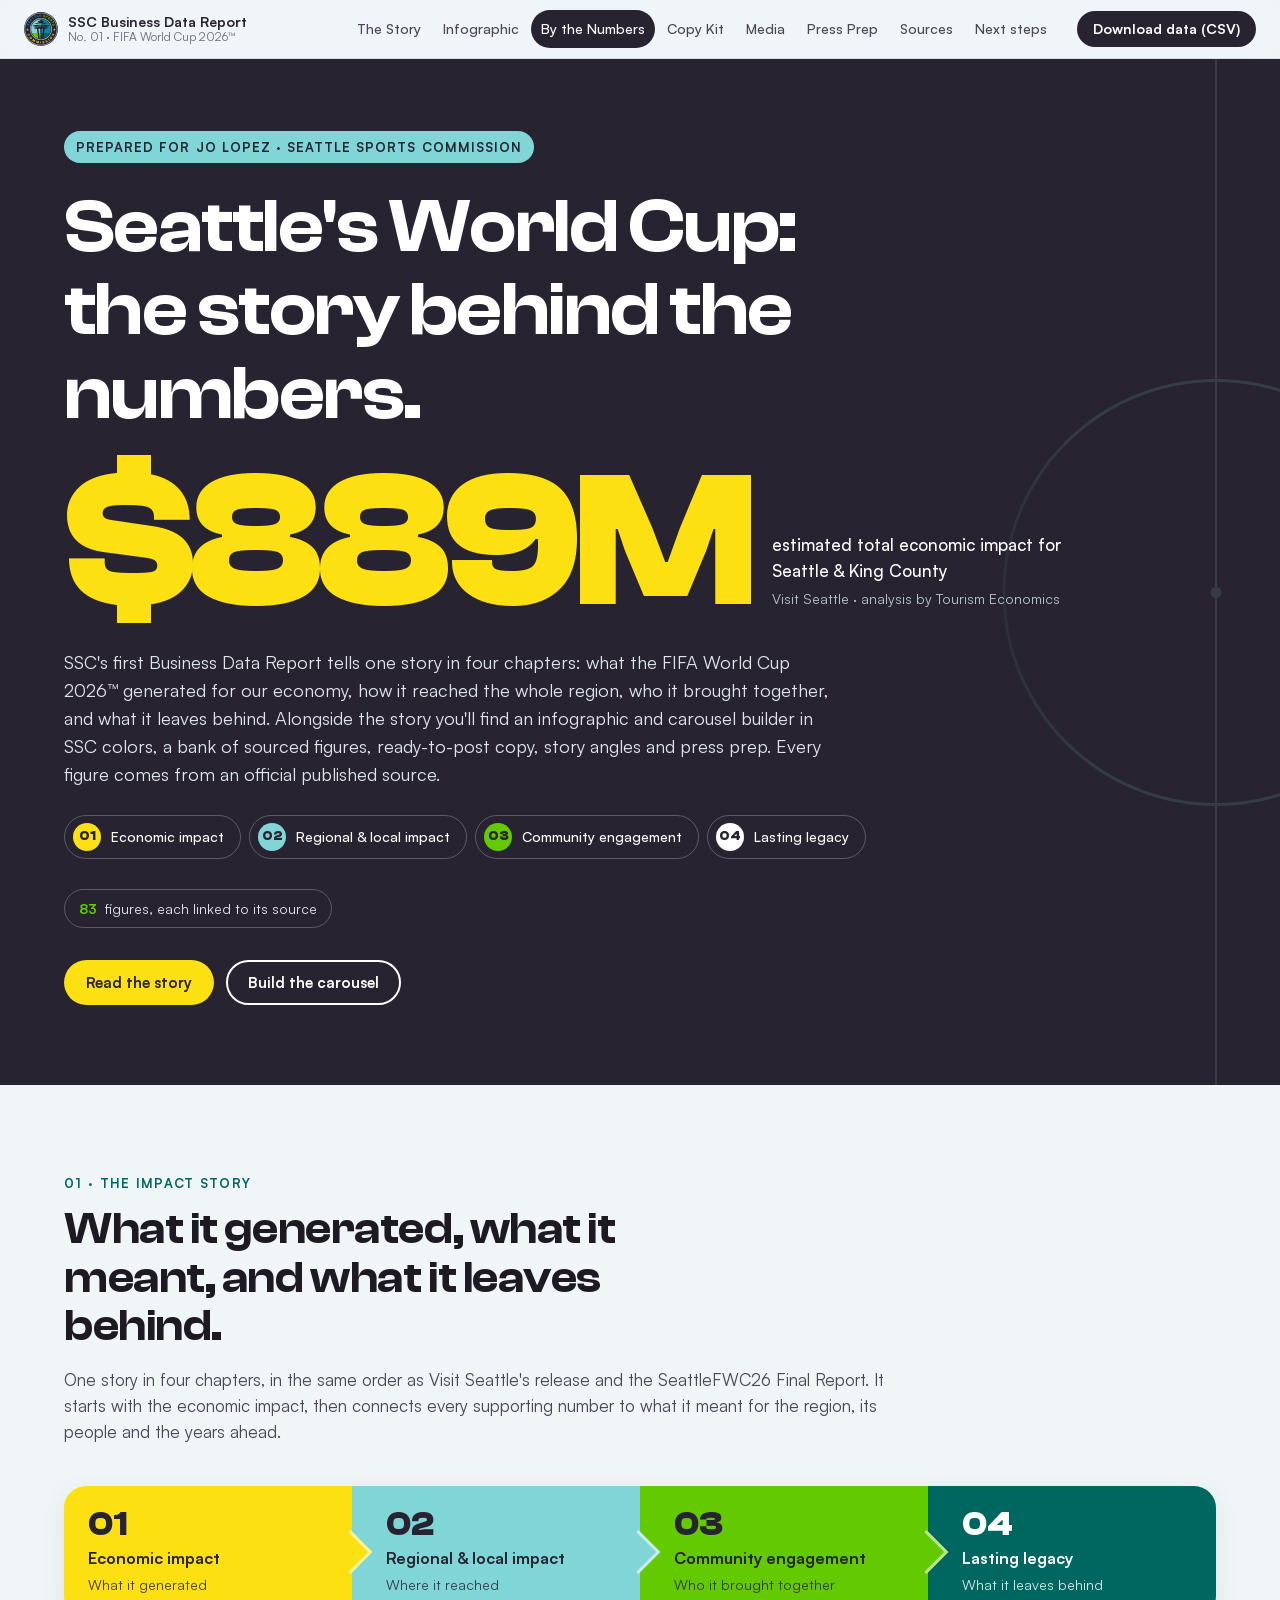
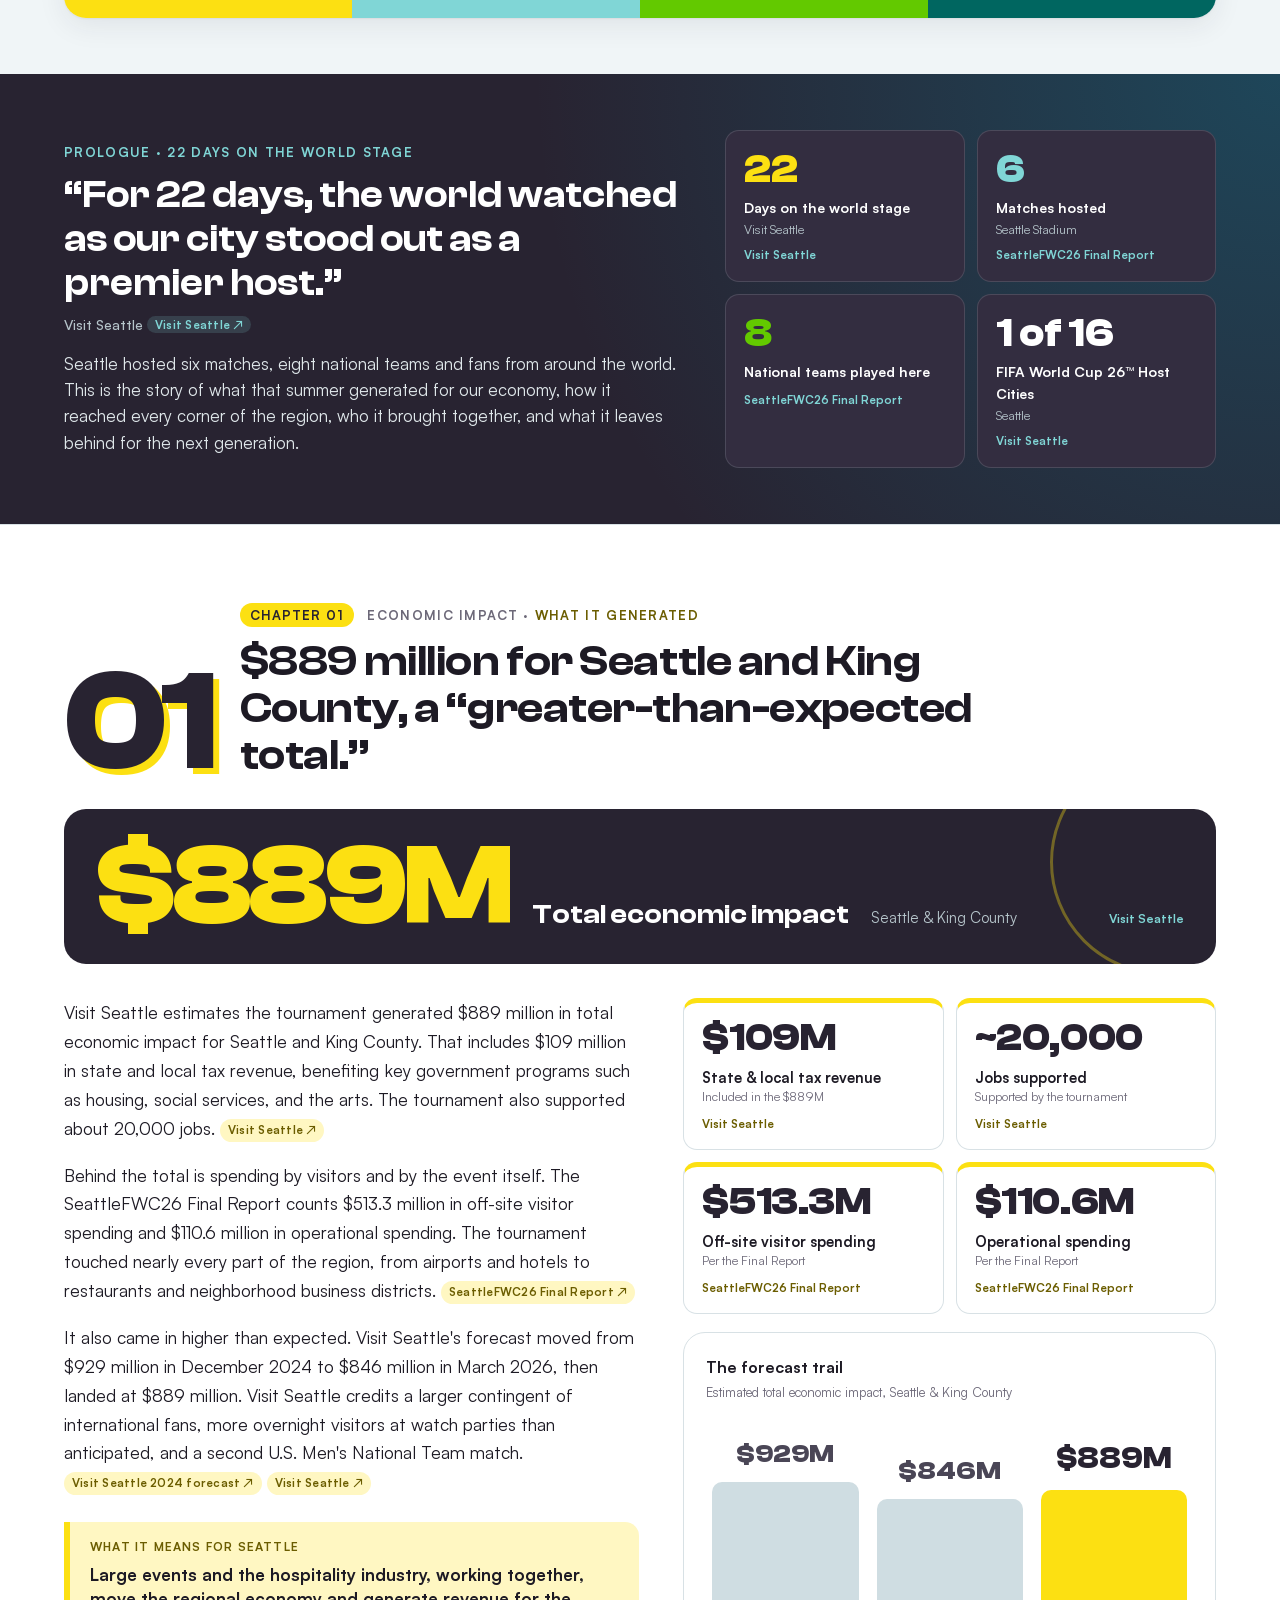
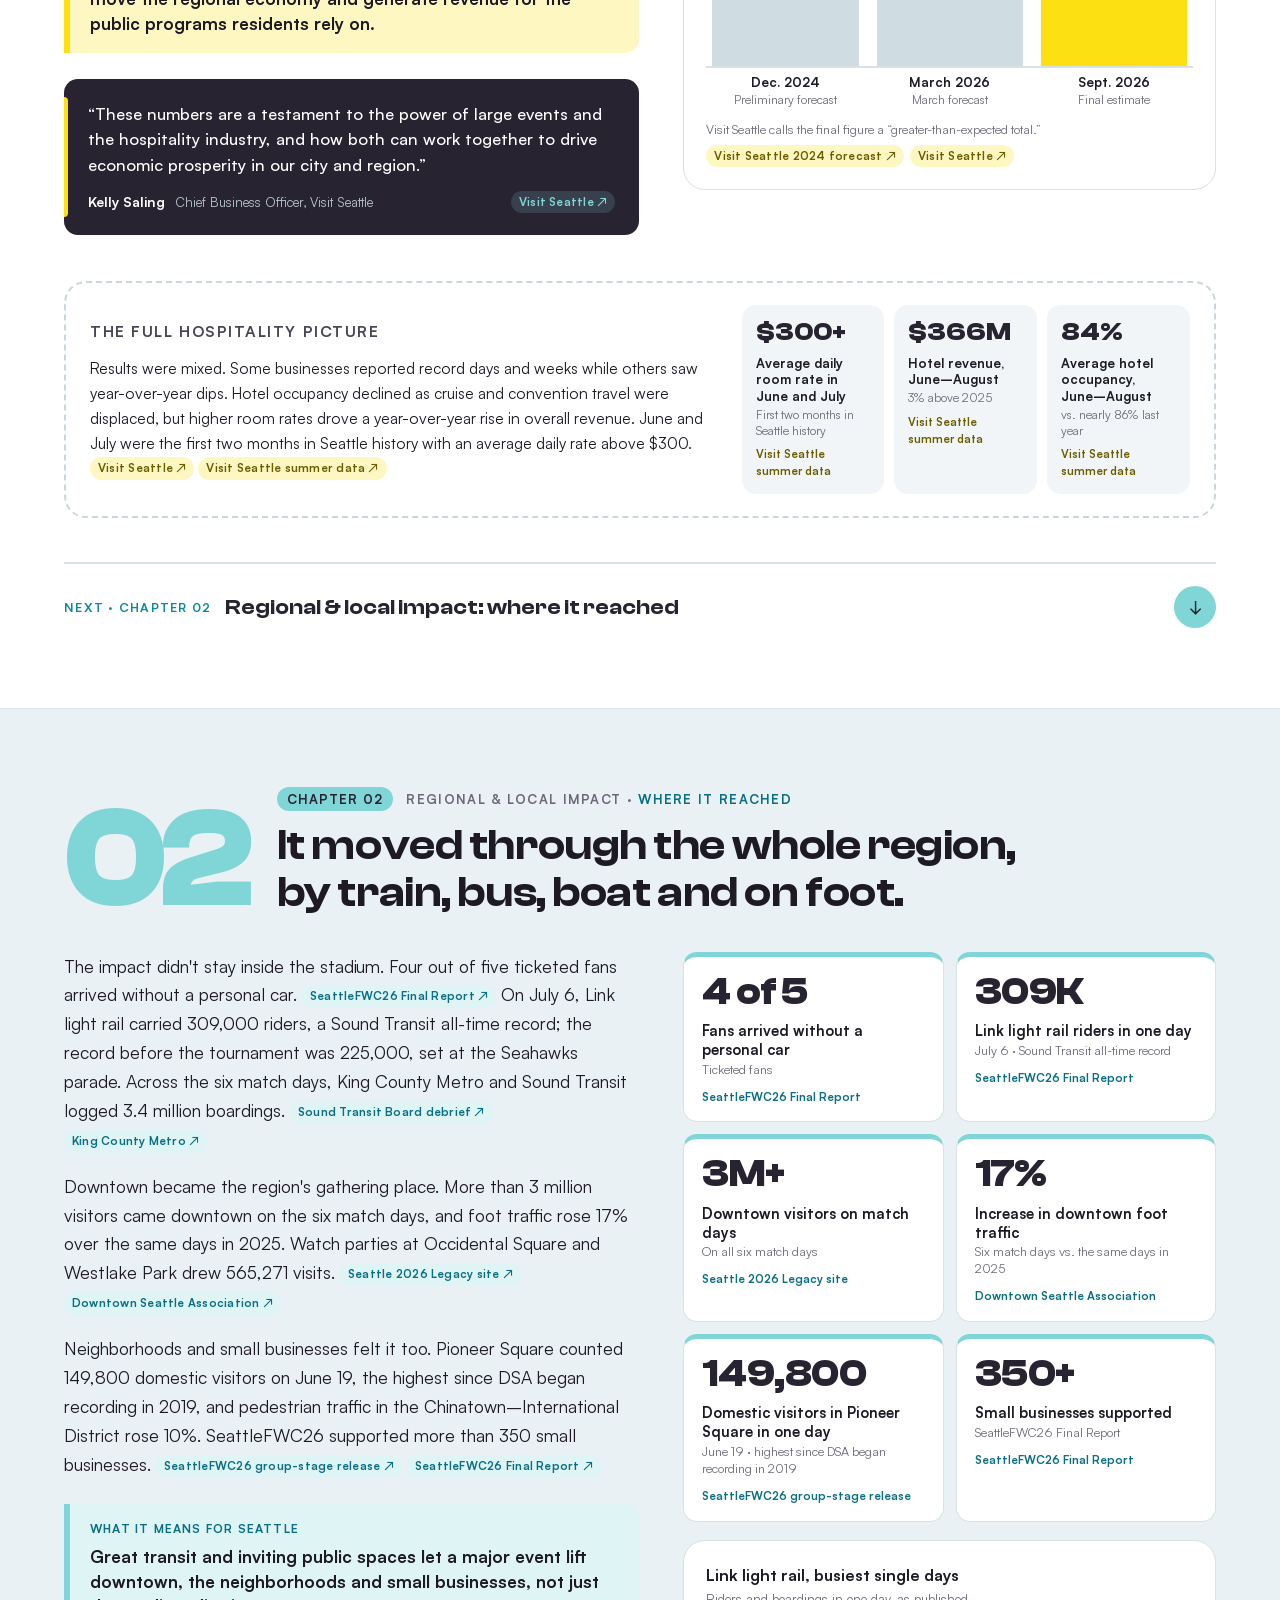
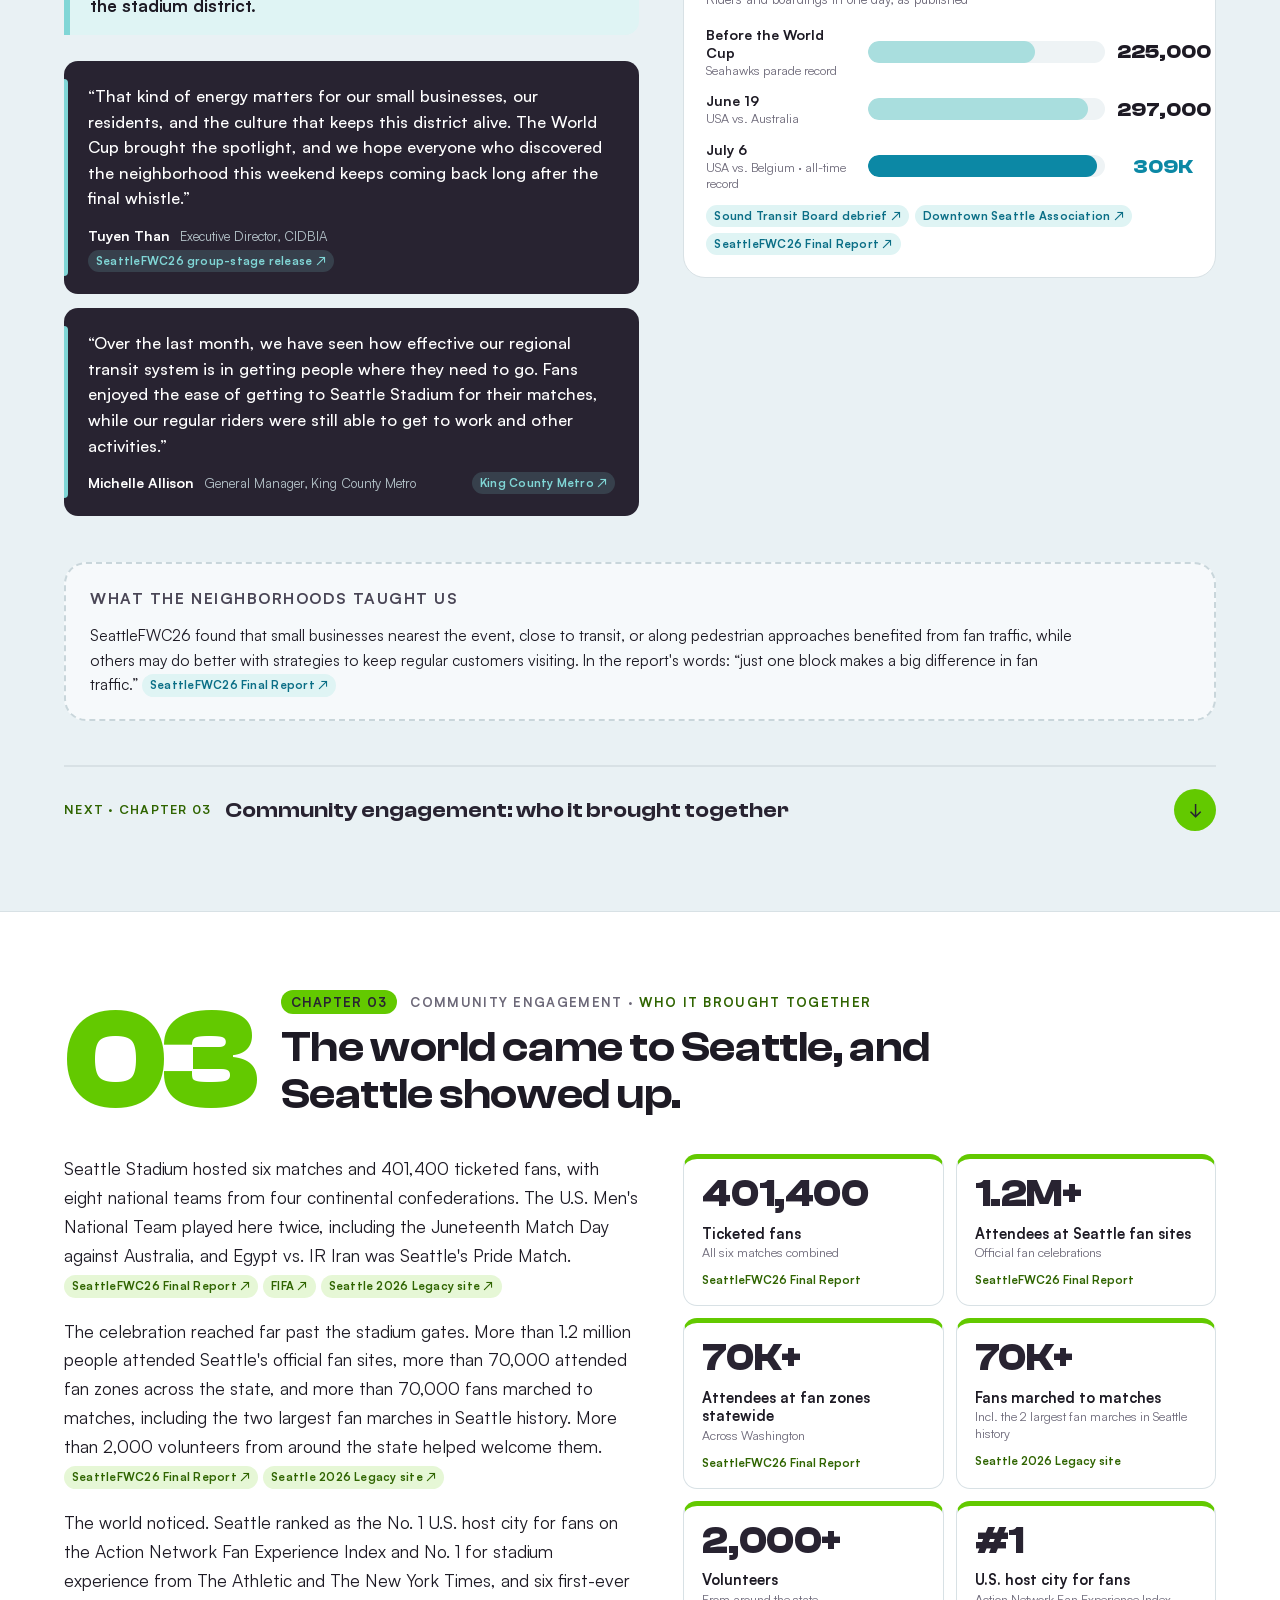
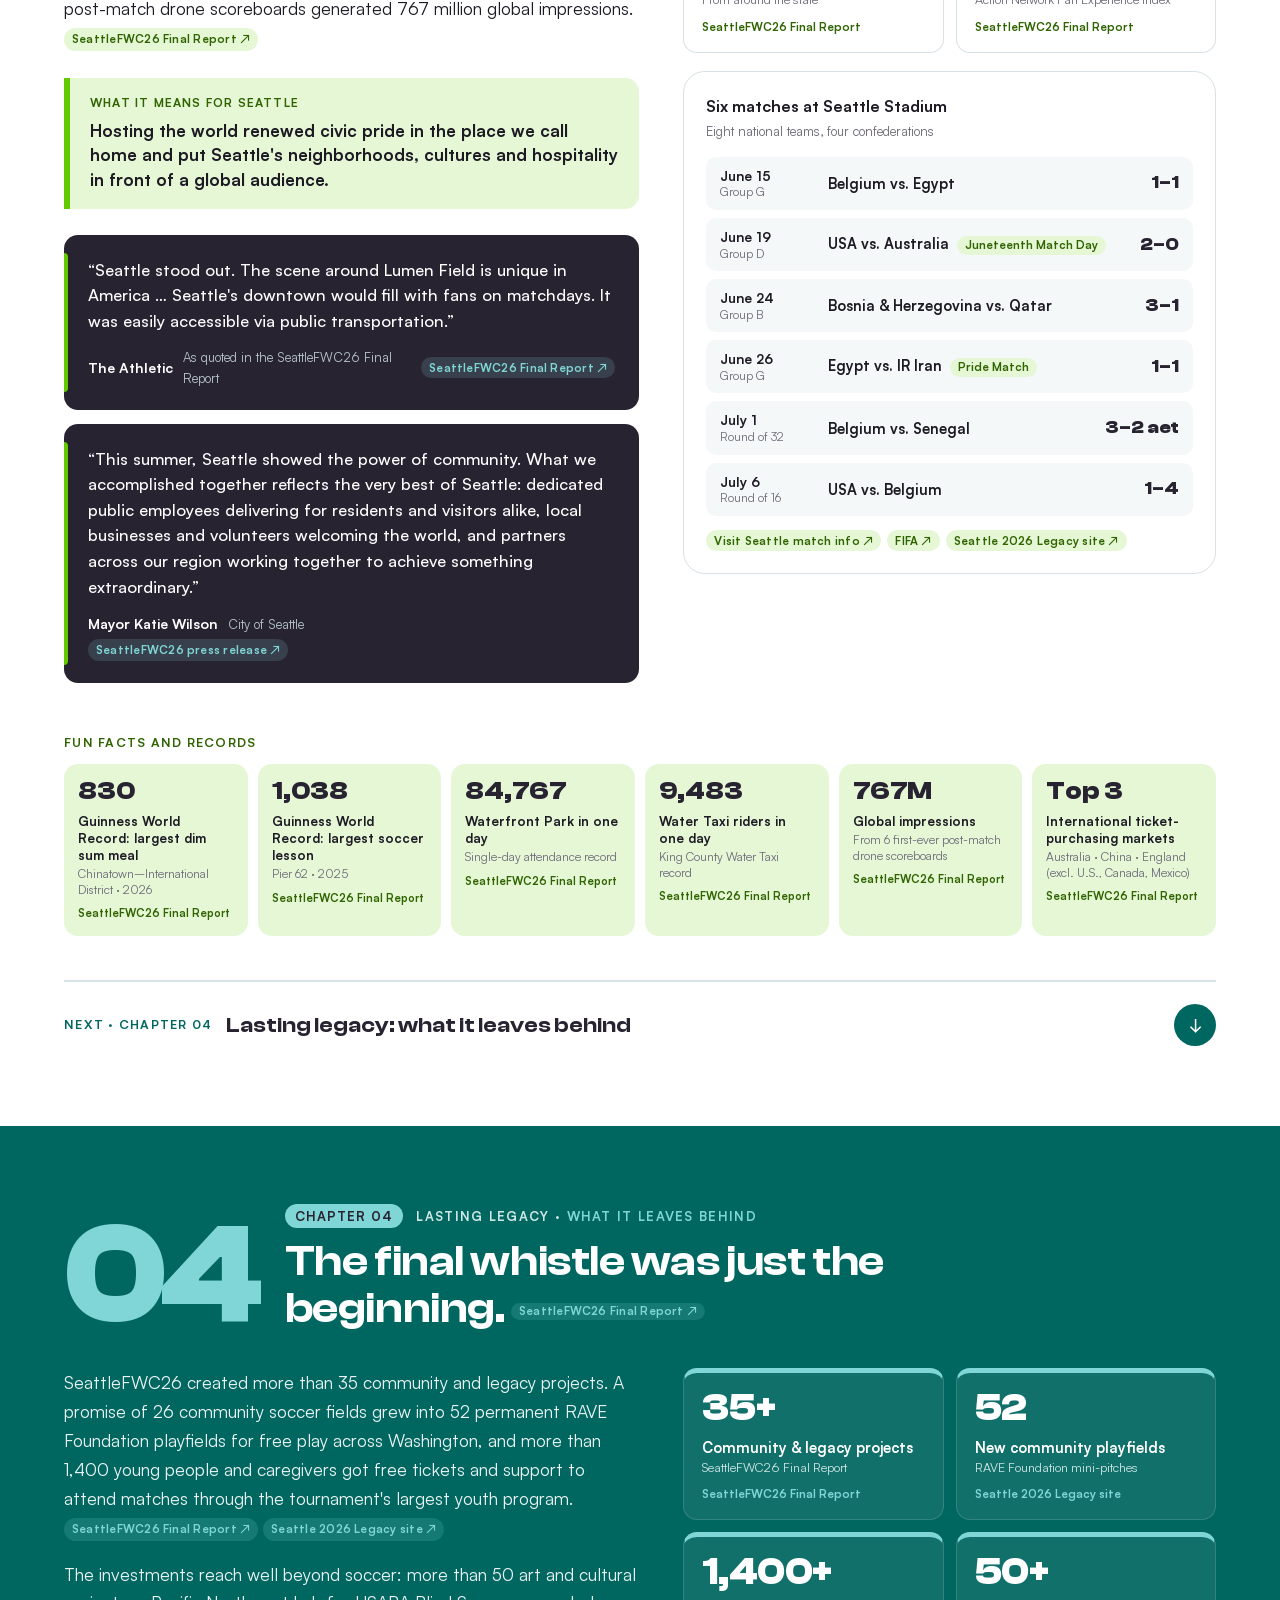
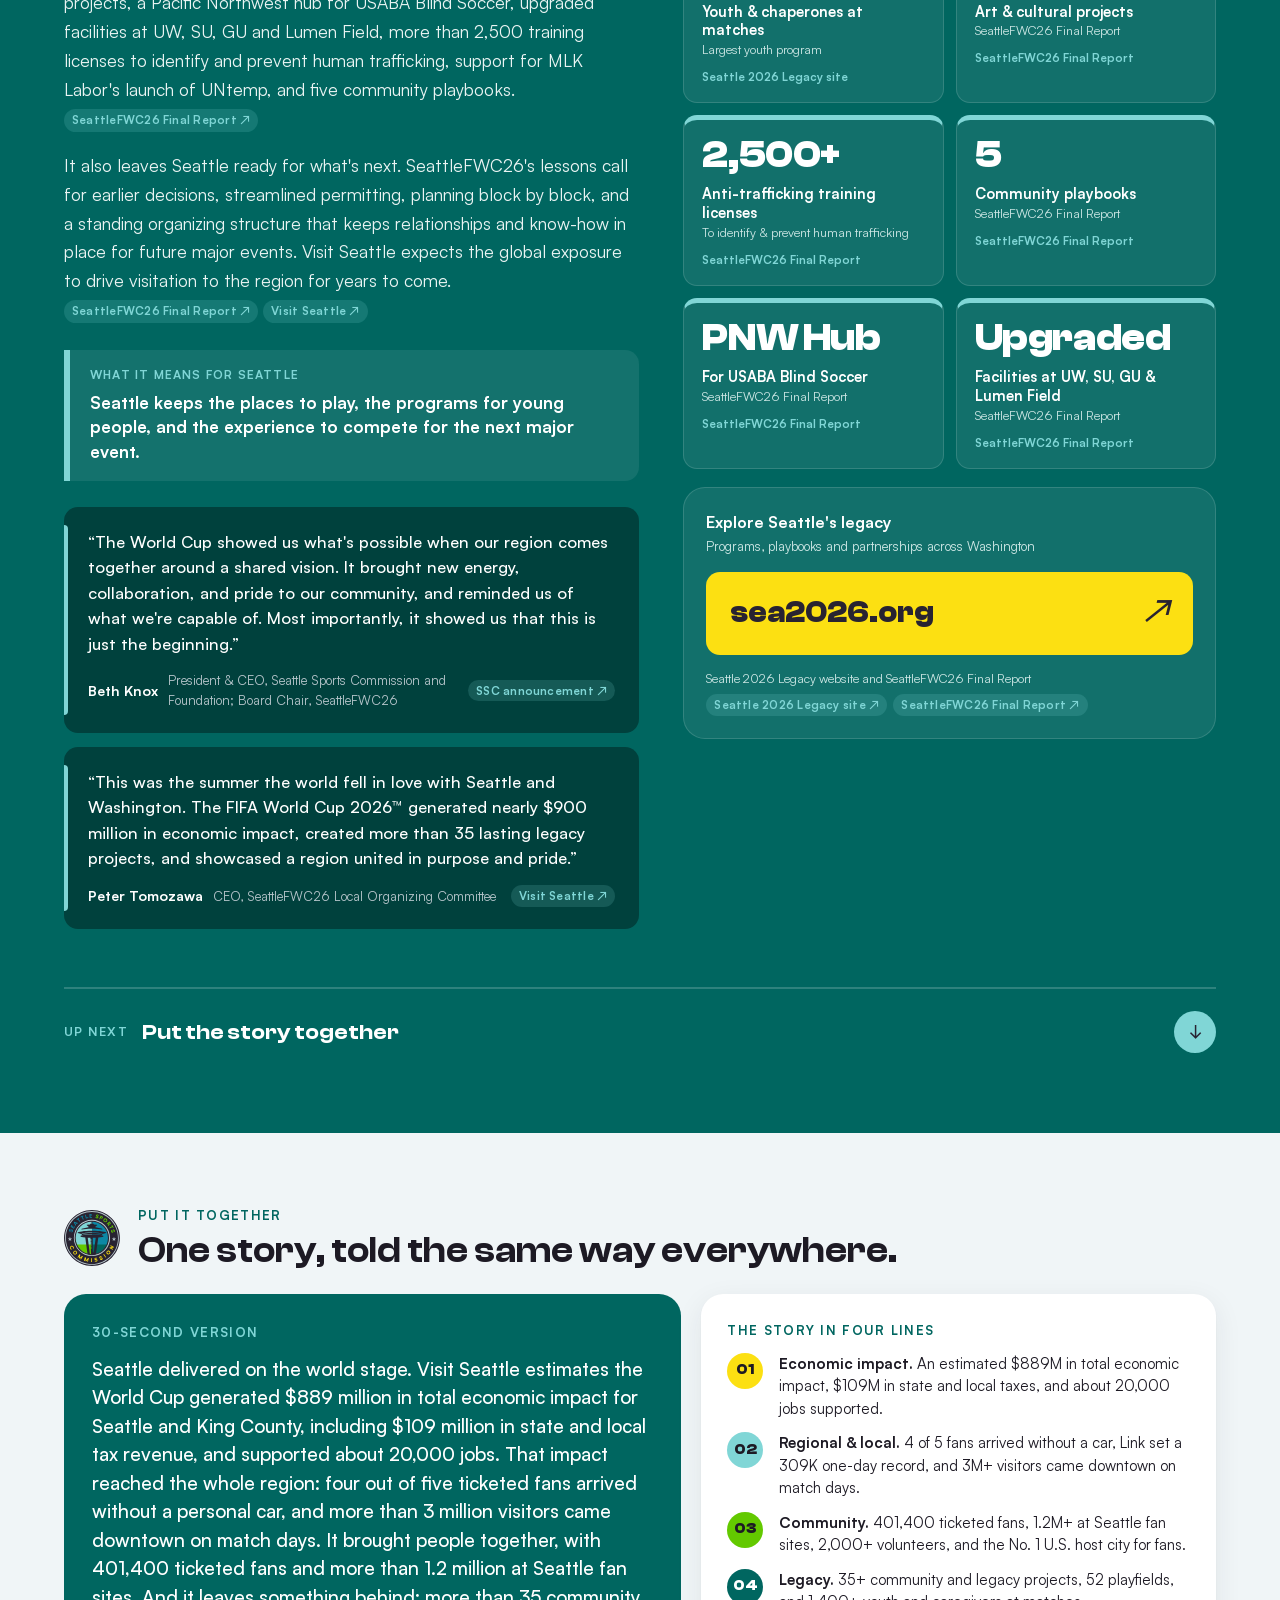
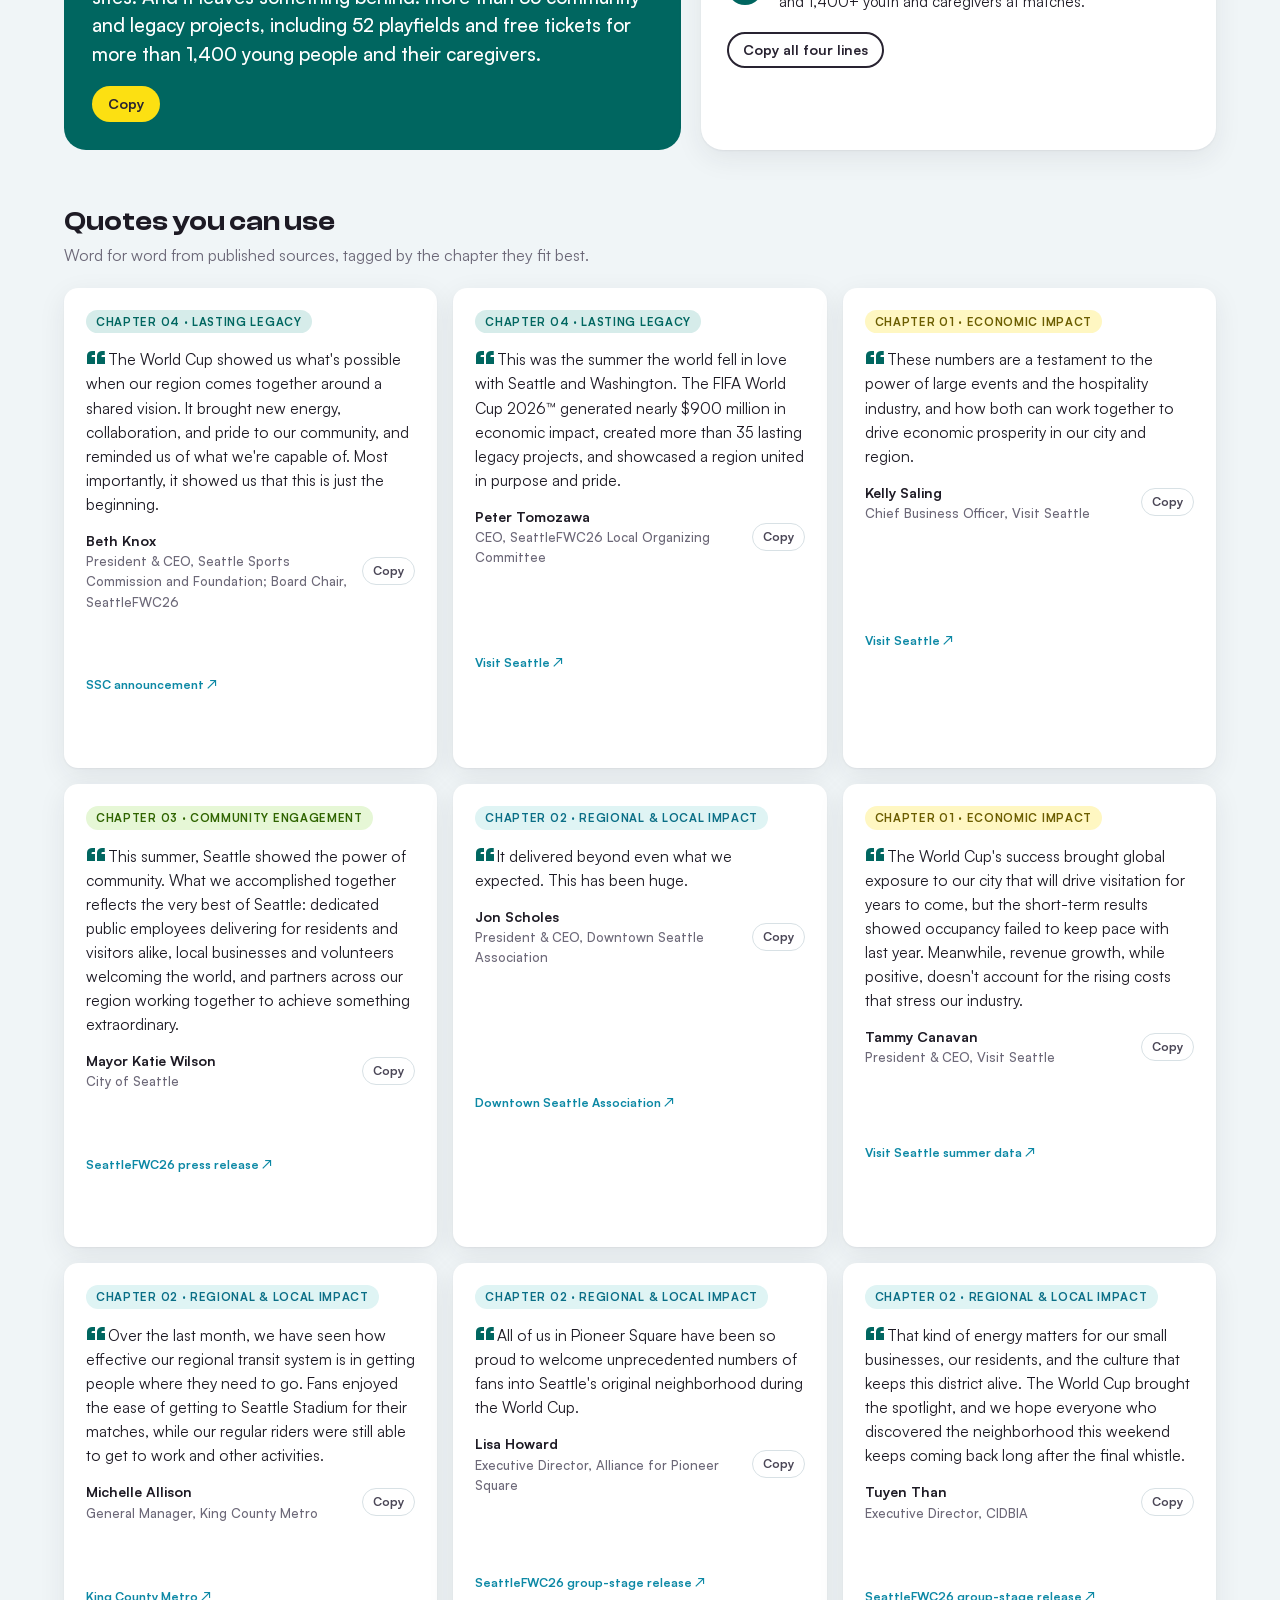
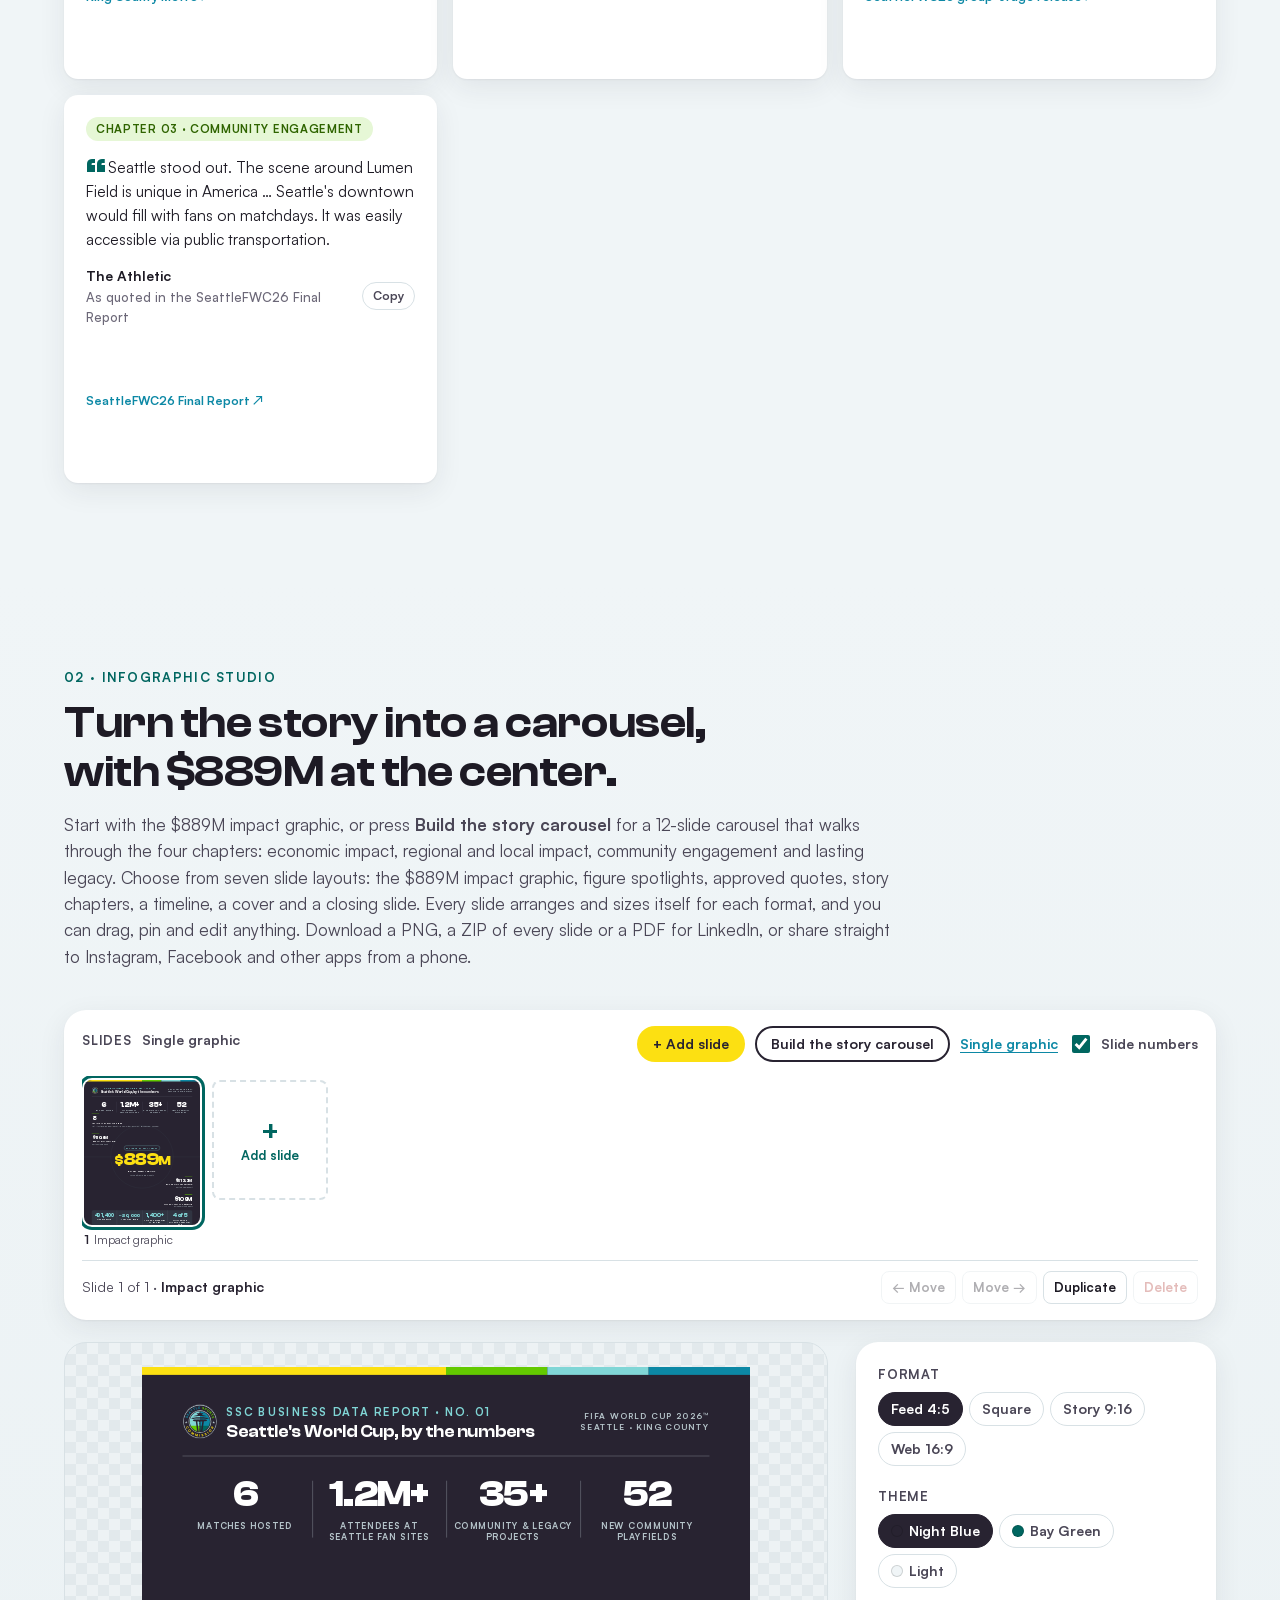
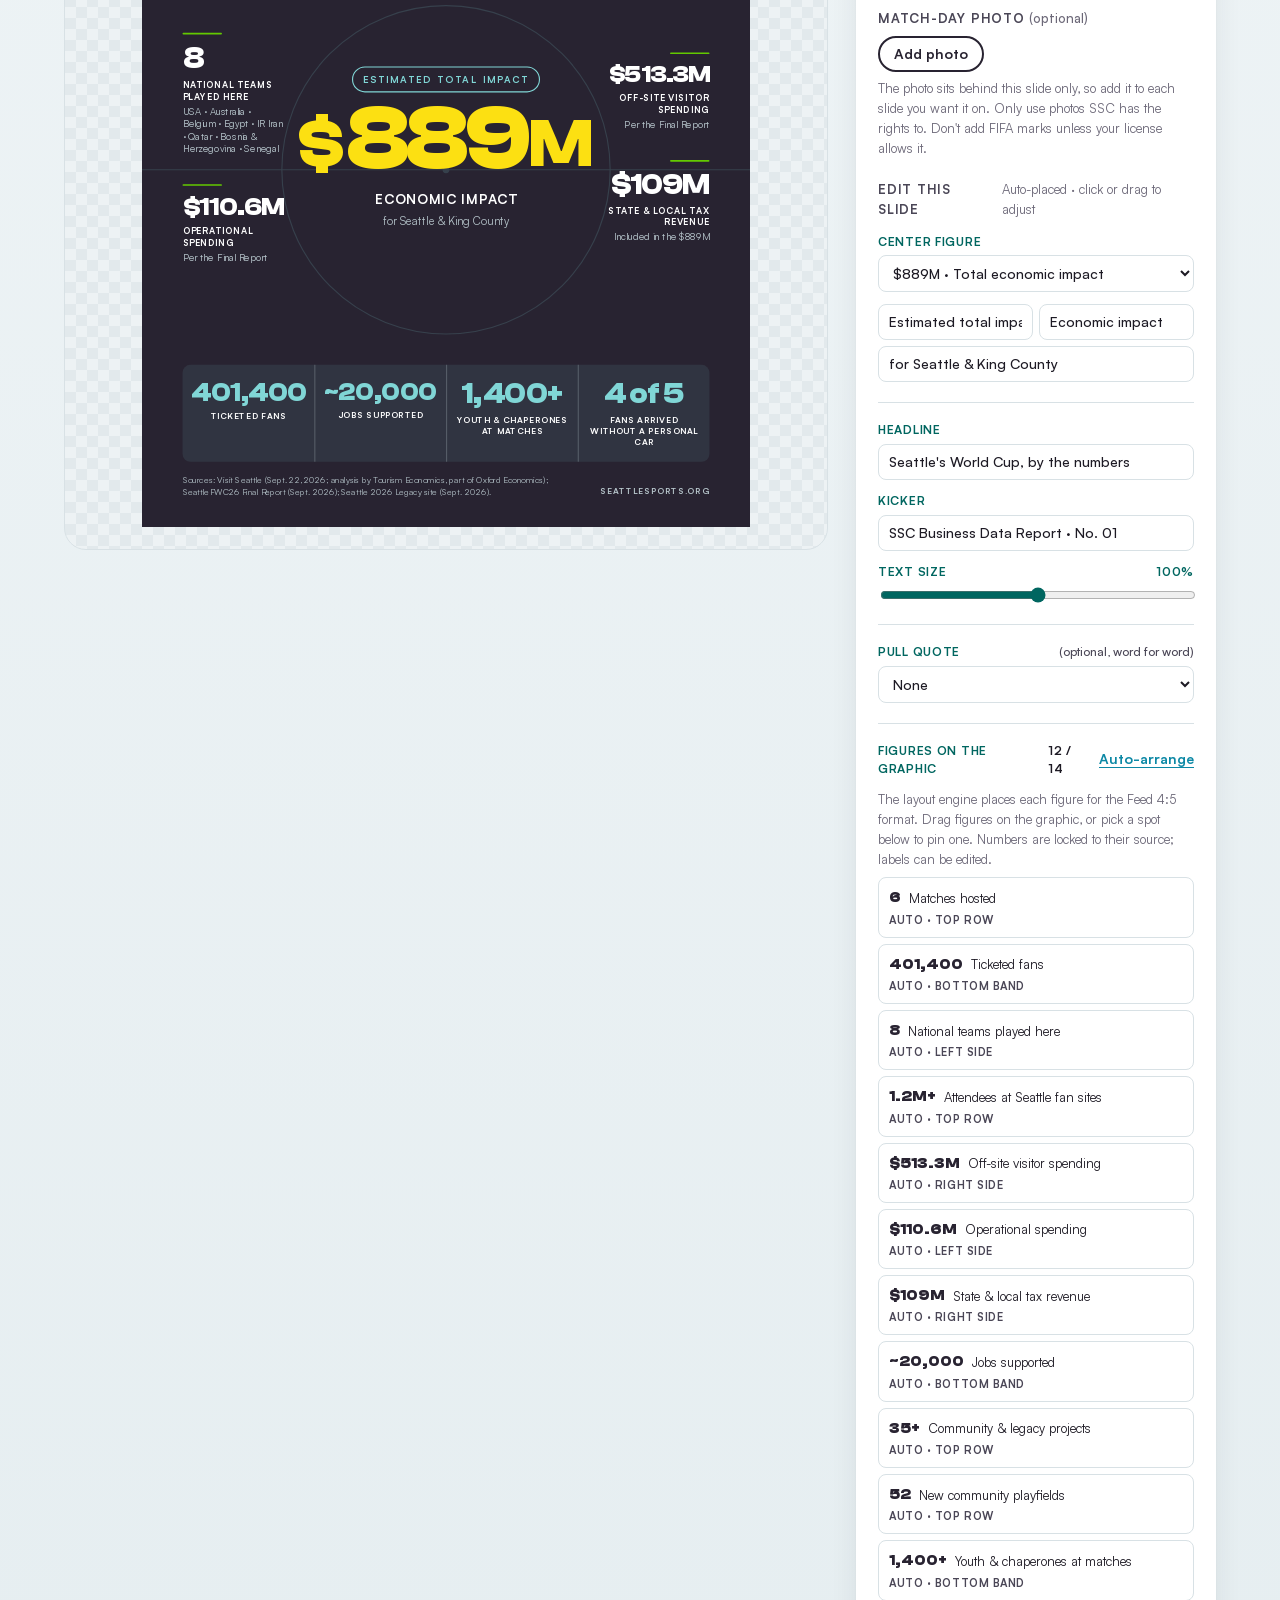
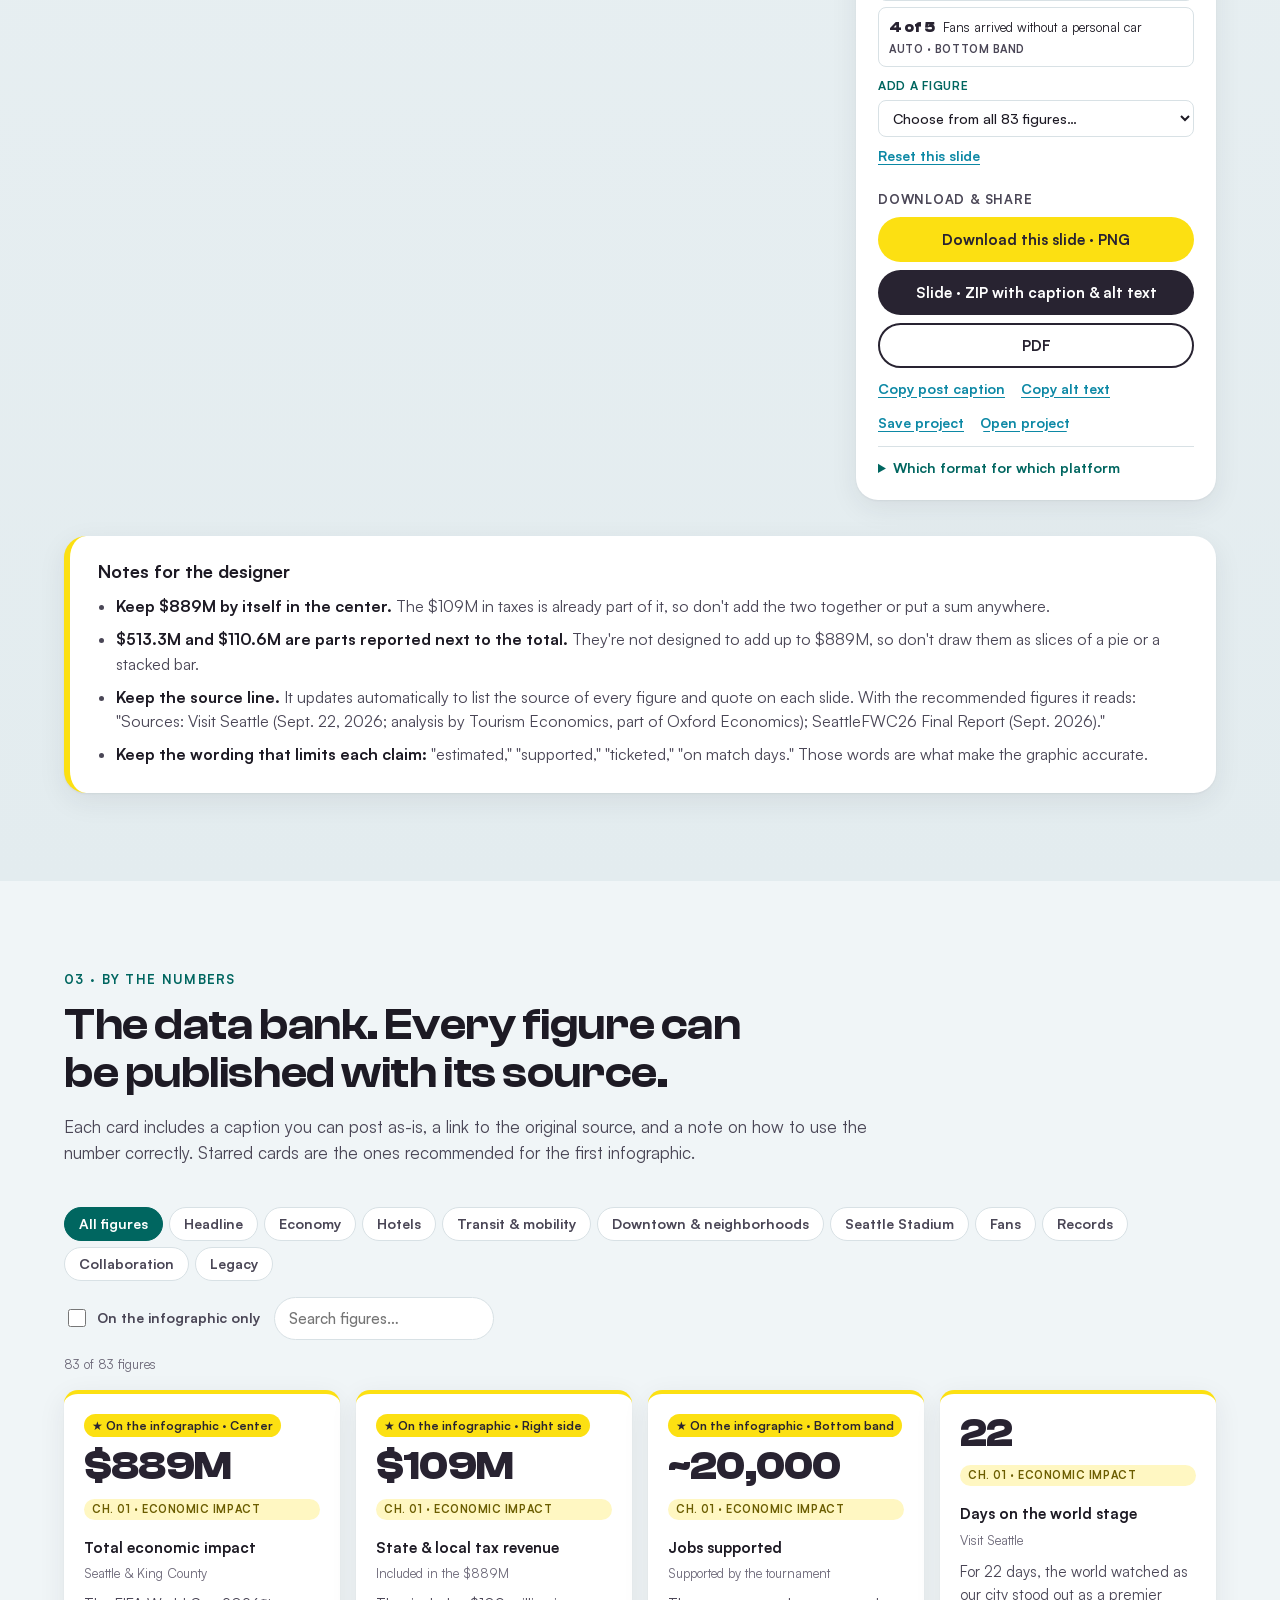
<file: index.html>
<!doctype html>
<html lang="en">
<head>
<meta charset="utf-8">
<meta name="viewport" content="width=device-width, initial-scale=1">
<title>SSC Business Data Report No. 01 · Seattle's World Cup Impact Story &amp; Kit</title>
<meta name="description" content="The story of what the FIFA World Cup 2026 generated, what it meant, and what it leaves behind for Seattle and King County, with sourced data, an infographic builder, copy and press prep from the Seattle Sports Commission.">
<link rel="icon" href="assets/ssc-logo.svg" type="image/svg+xml">
<link rel="stylesheet" href="fonts.css">
<link rel="stylesheet" href="styles.css">
</head>
<body>
<a class="skip" href="#main">Skip to content</a>

<header class="topbar" id="top">
  <div class="topbar__inner">
    <a class="brand" href="#top" aria-label="SSC Business Data Report home">
      <img src="assets/ssc-logo.svg" alt="" width="34" height="34">
      <span class="brand__text"><strong>SSC Business Data Report</strong><span>No. 01 · FIFA World Cup 2026™</span></span>
    </a>
    <nav class="nav" aria-label="Sections">
      <a href="#story">The Story</a>
      <a href="#studio">Infographic</a>
      <a href="#numbers">By the Numbers</a>
      <a href="#copy">Copy Kit</a>
      <a href="#media">Media</a>
      <a href="#press">Press Prep</a>
      <a href="#sources">Sources</a>
      <a href="#next">Next steps</a>
    </nav>
    <a class="btn btn--ghost btn--sm" href="data.csv" download="SSC-World-Cup-Data-Bank.csv"><span>Download data<span class="hide-sm"> (CSV)</span></span></a>
  </div>
</header>

<main id="main">
  <!-- HERO -->
  <section class="hero">
    <div class="hero__pitch" aria-hidden="true"></div>
    <div class="wrap hero__inner">
      <p class="kicker">Prepared for Jo Lopez · Seattle Sports Commission</p>
      <h1 class="hero__title">Seattle's World Cup:<br>the story behind the numbers.</h1>
      <div class="hero__big" aria-label="$889 million total economic impact">
        <span class="hero__num">$889M</span>
        <span class="hero__numlabel">estimated total economic impact for Seattle &amp; King County<br><span class="muted-inv">Visit Seattle · analysis by Tourism Economics</span></span>
      </div>
      <p class="hero__lede">SSC's first Business Data Report tells one story in four chapters: what the FIFA World Cup 2026™ generated for our economy, how it reached the whole region, who it brought together, and what it leaves behind. Alongside the story you'll find an infographic and carousel builder in SSC colors, a bank of sourced figures, ready-to-post copy, story angles and press prep. Every figure comes from an official published source.</p>
      <ol class="hero__arc" id="heroArc" aria-label="The four chapters"></ol>
      <ul class="trust">
        <li><strong id="statCount">—</strong> figures, each linked to its source</li>
      </ul>
      <div class="hero__cta">
        <a class="btn btn--yellow" href="#story">Read the story</a>
        <a class="btn btn--line" href="#studio">Build the carousel</a>
      </div>
    </div>
  </section>

  <!-- STORY -->
  <section class="section story" id="story">
    <div class="wrap">
      <header class="section__head story__head">
        <p class="eyebrow">01 · The Impact Story</p>
        <h2>What it generated, what it meant, and what it leaves behind.</h2>
        <p class="section__intro">One story in four chapters, in the same order as Visit Seattle's release and the SeattleFWC26 Final Report. It starts with the economic impact, then connects every supporting number to what it meant for the region, its people and the years ahead.</p>
      </header>
      <nav class="arc" id="arc" aria-label="Story chapters"></nav>
    </div>
    <div class="prologue" id="prologue"></div>
    <div class="chapters" id="chapters"></div>
    <div class="wrap">
      <div class="epilogue" id="epilogue">
        <div class="epi__head">
          <img src="assets/ssc-logo.svg" alt="" width="56" height="56">
          <div><p class="eyebrow">Put it together</p><h3>One story, told the same way everywhere.</h3></div>
        </div>
        <div class="epi__grid">
          <div class="talk__card">
            <p class="eyebrow eyebrow--inv">30-second version</p>
            <blockquote id="elevator">Seattle delivered on the world stage. Visit Seattle estimates the World Cup generated $889 million in total economic impact for Seattle and King County, including $109 million in state and local tax revenue, and supported about 20,000 jobs. That impact reached the whole region: four out of five ticketed fans arrived without a personal car, and more than 3 million visitors came downtown on match days. It brought people together, with 401,400 ticketed fans and more than 1.2 million at Seattle fan sites. And it leaves something behind: more than 35 community and legacy projects, including 52 playfields and free tickets for more than 1,400 young people and their caregivers.</blockquote>
            <button class="btn btn--yellow btn--sm" data-copy="#elevator">Copy</button>
          </div>
          <div class="spine">
            <p class="eyebrow">The story in four lines</p>
            <ol class="spine__list" id="spine"></ol>
            <button class="btn btn--line btn--sm" id="spineCopy" type="button">Copy all four lines</button>
          </div>
        </div>
      </div>

      <h3 class="quotes__title">Quotes you can use</h3>
      <p class="quotes__intro">Word for word from published sources, tagged by the chapter they fit best.</p>
      <div class="quotes" id="quotes"></div>
    </div>
  </section>

  <!-- STUDIO -->
  <section class="section section--studio" id="studio">
    <div class="wrap">
      <header class="section__head">
        <p class="eyebrow">02 · Infographic Studio</p>
        <h2>Turn the story into a carousel, with $889M at the center.</h2>
        <p class="section__intro">Start with the $889M impact graphic, or press <b>Build the story carousel</b> for a 12-slide carousel that walks through the four chapters: economic impact, regional and local impact, community engagement and lasting legacy. Choose from seven slide layouts: the $889M impact graphic, figure spotlights, approved quotes, story chapters, a timeline, a cover and a closing slide. Every slide arranges and sizes itself for each format, and you can drag, pin and edit anything. Download a PNG, a ZIP of every slide or a PDF for LinkedIn, or share straight to Instagram, Facebook and other apps from a phone.</p>
      </header>

      <div class="deck" id="deck">
        <div class="deck__bar">
          <div class="deck__title"><span class="ctrl__label">Slides</span><span class="deck__count" id="deckCount"></span></div>
          <div class="deck__actions">
            <div class="addslide">
              <button class="btn btn--yellow btn--sm" id="addSlideBtn" type="button" aria-expanded="false" aria-haspopup="true" aria-controls="addMenu">+ Add slide</button>
              <div class="addmenu" id="addMenu" role="menu" hidden></div>
            </div>
            <button class="btn btn--line btn--sm" id="deckReco" type="button">Build the story carousel</button>
            <button class="btn btn--text btn--sm" id="deckSingle" type="button">Single graphic</button>
            <label class="toggle"><input type="checkbox" id="deckNums" checked><span>Slide numbers</span></label>
          </div>
        </div>
        <ol class="deck__strip" id="deckStrip" aria-label="Slides. Drag to reorder."></ol>
        <div class="deck__tools" id="deckTools"></div>
      </div>

      <div class="studio">
        <div class="studio__stage" id="stage">
          <div class="stage__scaler" id="scaler">
            <div class="poster" id="poster" data-format="feed" data-theme="night"></div>
          </div>
        </div>

        <aside class="studio__panel" aria-label="Infographic controls">
          <div class="ctrl">
            <span class="ctrl__label">Format</span>
            <div class="seg" role="radiogroup" aria-label="Format" id="fmtSeg">
              <button role="radio" aria-checked="true" data-fmt="feed">Feed 4:5</button>
              <button role="radio" aria-checked="false" data-fmt="square">Square</button>
              <button role="radio" aria-checked="false" data-fmt="story">Story 9:16</button>
              <button role="radio" aria-checked="false" data-fmt="banner">Web 16:9</button>
            </div>
          </div>
          <div class="ctrl">
            <span class="ctrl__label">Theme</span>
            <div class="seg" role="radiogroup" aria-label="Theme" id="themeSeg">
              <button role="radio" aria-checked="true" data-theme="night"><i class="sw sw--night"></i>Night Blue</button>
              <button role="radio" aria-checked="false" data-theme="bay"><i class="sw sw--bay"></i>Bay Green</button>
              <button role="radio" aria-checked="false" data-theme="light"><i class="sw sw--light"></i>Light</button>
            </div>
          </div>
          <div class="ctrl">
            <span class="ctrl__label">Match-day photo <em>(optional)</em></span>
            <div class="photo-row">
              <label class="btn btn--line btn--sm file">
                <input type="file" accept="image/*" id="photoIn"> Add photo
              </label>
              <button class="btn btn--text btn--sm" id="photoClear" hidden>Remove</button>
            </div>
            <p class="hint">The photo sits behind this slide only, so add it to each slide you want it on. Only use photos SSC has the rights to. Don't add FIFA marks unless your license allows it.</p>
          </div>
          <details class="ctrl slots" open>
            <summary><span class="ctrl__label">Edit this slide</span><span class="hint">Auto-placed · click or drag to adjust</span></summary>
            <div id="slotEditor"></div>
            <button class="btn btn--text btn--sm" id="slotReset">Reset this slide</button>
          </details>
          <div class="ctrl ctrl--export">
            <span class="ctrl__label">Download &amp; share</span>
            <div class="exp-grid">
              <button class="btn btn--yellow" id="exportBtn" type="button">Download this slide · PNG</button>
              <button class="btn btn--ghost" id="zipBtn" type="button">All slides · ZIP</button>
              <button class="btn btn--line" id="pdfBtn" type="button">LinkedIn carousel · PDF</button>
              <button class="btn btn--line" id="shareBtn" type="button" hidden>Share to Instagram, Facebook &amp; more</button>
            </div>
            <p class="hint" id="shareHint" hidden>On a phone, Share opens your apps so you can post the slides directly.</p>
            <div class="exp-row">
              <button class="btn btn--text btn--sm" id="capBtn" type="button">Copy post caption</button>
              <button class="btn btn--text btn--sm" id="altBtn" type="button">Copy alt text</button>
            </div>
            <div class="exp-row">
              <button class="btn btn--text btn--sm" id="saveBtn" type="button">Save project</button>
              <label class="btn btn--text btn--sm file"><input type="file" accept=".json,application/json" id="openIn">Open project</label>
            </div>
            <p class="hint" id="exportMsg" role="status" aria-live="polite"></p>
            <details class="guide">
              <summary>Which format for which platform</summary>
              <table class="guide__t">
                <thead><tr><th scope="col">Where</th><th scope="col">Format</th><th scope="col">Download</th></tr></thead>
                <tbody>
                  <tr><td>Instagram post or carousel</td><td>Feed 4:5</td><td>ZIP, or Share on a phone. A carousel holds up to 20 photos and videos (<a href="https://help.instagram.com/269314186824048" target="_blank" rel="noopener">Instagram Help</a>).</td></tr>
                  <tr><td>Instagram &amp; Facebook Stories</td><td>Story 9:16</td><td>PNG per slide (<a href="https://blog.hootsuite.com/social-media-image-sizes-guide/" target="_blank" rel="noopener">Hootsuite</a>: 1080×1920 for full-screen formats)</td></tr>
                  <tr><td>Facebook post</td><td>Feed 4:5 or Square</td><td>PNG or ZIP (<a href="https://blog.hootsuite.com/social-media-image-sizes-guide/" target="_blank" rel="noopener">Hootsuite</a>)</td></tr>
                  <tr><td>LinkedIn carousel</td><td>Square or Feed 4:5</td><td>PDF, added to a post as a document. LinkedIn accepts PDFs up to 100MB and 300 pages (<a href="https://www.linkedin.com/help/linkedin/answer/a518909" target="_blank" rel="noopener">LinkedIn Help</a>).</td></tr>
                  <tr><td>Website, email, slides</td><td>Web 16:9</td><td>PNG</td></tr>
                </tbody>
              </table>
              <p class="hint">Every export is 1080px wide or more. Instagram keeps photos at full quality up to 1080px wide when the shape is between 1.91:1 and 3:4 (<a href="https://help.instagram.com/1631821640426723/" target="_blank" rel="noopener">Instagram Help</a>). Check each app's preview before posting.</p>
            </details>
          </div>
        </aside>
      </div>

      <div class="design-notes">
        <h3>Notes for the designer</h3>
        <ul>
          <li><strong>Keep $889M by itself in the center.</strong> The $109M in taxes is already part of it, so don't add the two together or put a sum anywhere.</li>
          <li><strong>$513.3M and $110.6M are parts reported next to the total.</strong> They're not designed to add up to $889M, so don't draw them as slices of a pie or a stacked bar.</li>
          <li><strong>Keep the source line.</strong> It updates automatically to list the source of every figure and quote on each slide. With the recommended figures it reads: "Sources: Visit Seattle (Sept. 22, 2026; analysis by Tourism Economics, part of Oxford Economics); SeattleFWC26 Final Report (Sept. 2026)."</li>
          <li><strong>Keep the wording that limits each claim:</strong> "estimated," "supported," "ticketed," "on match days." Those words are what make the graphic accurate.</li>
        </ul>
      </div>
    </div>
  </section>

  <!-- NUMBERS -->
  <section class="section" id="numbers">
    <div class="wrap">
      <header class="section__head">
        <p class="eyebrow">03 · By the Numbers</p>
        <h2>The data bank. Every figure can be published with its source.</h2>
        <p class="section__intro">Each card includes a caption you can post as-is, a link to the original source, and a note on how to use the number correctly. Starred cards are the ones recommended for the first infographic.</p>
      </header>

      <div class="filters">
        <div class="chips" id="chips" role="tablist" aria-label="Filter by category"></div>
        <div class="filters__right">
          <label class="toggle"><input type="checkbox" id="picksOnly"><span>On the infographic only</span></label>
          <label class="search"><span class="sr-only">Search figures</span><input type="search" id="q" placeholder="Search figures…"></label>
        </div>
      </div>
      <p class="results" id="resultCount" role="status"></p>
      <div class="cards" id="cards"></div>

      <aside class="callout">
        <h3>Where the official sources differ</h3>
        <div class="callout__grid">
          <div><strong>Jobs</strong><p>Visit Seattle says "about 20,000." SeattleFWC26 says "20K+." <em>Use "about 20,000 jobs supported."</em></p></div>
          <div><strong>Tax revenue</strong><p>Visit Seattle says $109M. SeattleFWC26 says $108.9M. <em>Use $109M. It's the same number, rounded.</em></p></div>
          <div><strong>Volunteers</strong><p>The Final Report says "2,000+." The Legacy site says "2k." <em>Use "2,000+."</em></p></div>
          <div><strong>"Nearly $900M"</strong><p>This appears in SeattleFWC26 quotes. <em>Use exactly $889M in SSC's own copy.</em></p></div>
        </div>
      </aside>
    </div>
  </section>

  <!-- COPY KIT -->
  <section class="section" id="copy">
    <div class="wrap">
      <header class="section__head">
        <p class="eyebrow">04 · Copy Kit</p>
        <h2>Ready-to-post copy for every channel.</h2>
        <p class="section__intro">Uses the same figures as the infographic. Copy it, adapt it to SSC's voice, and post.</p>
      </header>
      <div class="tabs" role="tablist" aria-label="Copy formats" id="copyTabs"></div>
      <div class="copypanel" id="copyPanel" role="tabpanel"></div>
    </div>
  </section>

  <!-- MEDIA -->
  <section class="section section--tint" id="media">
    <div class="wrap">
      <header class="section__head">
        <p class="eyebrow">05 · Media Playbook</p>
        <h2>Eight story angles, organized by chapter.</h2>
        <p class="section__intro">Each angle goes deeper on one chapter of the story, with a hook, the data behind it, and a suggested format. Pitch them in order and the coverage builds the full story over time.</p>
      </header>
      <div class="angles" id="angles"></div>

      <div class="series">
        <div>
          <p class="eyebrow">The series</p>
          <h3>The SSC Business Data Report: a recurring series</h3>
          <p>Jo asked for something that could be "the first of many." Here's a structure that can repeat for every major event.</p>
        </div>
        <ol class="series__list">
          <li><strong>No. 01: FIFA World Cup 2026™</strong><span>This kit. Regional impact, people, legacy.</span><em class="tag tag--go">Ready</em></li>
          <li><strong>No. 02: The neighborhood story</strong><span>How the impact reached small businesses and community activations. Partners' data will need clearance first.</span><em class="tag">Proposed</em></li>
          <li><strong>No. 03: What we'd do again</strong><span>SeattleFWC26's lessons turned into a readiness scorecard for the next bid.</span><em class="tag">Proposed</em></li>
          <li><strong>Every edition</strong><span>The same format each time: one hero number, 8–12 supporting figures, source line, caption bank, and press Q&amp;A.</span><em class="tag">Template</em></li>
        </ol>
      </div>

      <div class="sequence">
        <h3>A suggested rollout order</h3>
        <ol>
          <li><strong>Launch</strong> Post the infographic carousel on Instagram and LinkedIn, and publish the website story the same day.</li>
          <li><strong>Amplify</strong> Ask commissioners and partners to reshare on LinkedIn using the quote bank.</li>
          <li><strong>Pitch</strong> Offer one angle to business press, like the forecast trail or the mobility story, with Beth as the spokesperson.</li>
          <li><strong>Sustain</strong> Run one chapter a week: economic impact, then regional and local, then community, then a legacy feature (playfields, youth access, blind soccer hub) using SeattleFWC26 photos.</li>
          <li><strong>Close</strong> Publish an op-ed on lessons for the next major event to position SSC for future bids.</li>
        </ol>
      </div>
    </div>
  </section>

  <!-- PRESS PREP -->
  <section class="section" id="press">
    <div class="wrap">
      <header class="section__head">
        <p class="eyebrow">06 · Press Prep</p>
        <h2>Answers to the questions reporters will ask.</h2>
        <p class="section__intro">These are short, confident answers that hold up because they match exactly what the official sources say.</p>
      </header>
      <div class="press">
        <div class="qa" id="qa"></div>
        <aside class="sayavoid">
          <h3>Say this, not that</h3>
          <table>
            <thead><tr><th scope="col">Say</th><th scope="col">Avoid</th></tr></thead>
            <tbody id="sayAvoid"></tbody>
          </table>
        </aside>
      </div>
    </div>
  </section>

  <!-- SOURCES -->
  <section class="section section--tint" id="sources">
    <div class="wrap">
      <header class="section__head">
        <p class="eyebrow">07 · Sources</p>
        <h2>Where every figure comes from.</h2>
        <p class="section__intro">SSC's rule is to stay in lockstep with Visit Seattle on every number. The figures in this kit come only from official publications: Visit Seattle, SeattleFWC26, SSC, FIFA, Sound Transit, King County Metro, and the Downtown Seattle Association. News coverage is used only for press prep.</p>
      </header>
      <div class="srcs" id="srcs"></div>
      <p class="fine">Not in this kit: independent or alternative economic models, and partner program data that hasn't been cleared yet. That keeps every public figure consistent with Visit Seattle's official numbers.</p>
    </div>
  </section>

  <!-- NEXT STEPS -->
  <section class="section section--dark" id="next">
    <div class="wrap">
      <header class="section__head">
        <p class="eyebrow eyebrow--inv">08 · Next steps</p>
        <h2>Five decisions to launch.</h2>
        <p class="section__intro inv">Check them off as the team decides. Once these are set, the first Business Data Report is ready to go out.</p>
      </header>
      <ol class="agenda" id="agenda"></ol>
    </div>
  </section>
</main>

<footer class="footer">
  <div class="wrap footer__inner">
    <div class="footer__brand"><img src="assets/ssc-logo.svg" alt="" width="28" height="28"><span>SSC Business Data Report · No. 01</span></div>
    <p>Data compiled and verified by The Data Guys™ for the Seattle Sports Commission. Figures reflect official published reports from Visit Seattle, SeattleFWC26, FIFA, Sound Transit, King County Metro, and the Downtown Seattle Association. FIFA World Cup 2026™ is a trademark of FIFA.</p>
  </div>
</footer>

<div class="toast" id="toast" role="status" aria-live="polite"></div>

<script src="assets/html-to-image.js"></script>
<script src="data.js"></script>
<script src="content.js"></script>
<script src="story.js"></script>
<script src="app.js?v=20261113"></script>
<script src="story-render.js"></script>
</body>
</html>
</file>
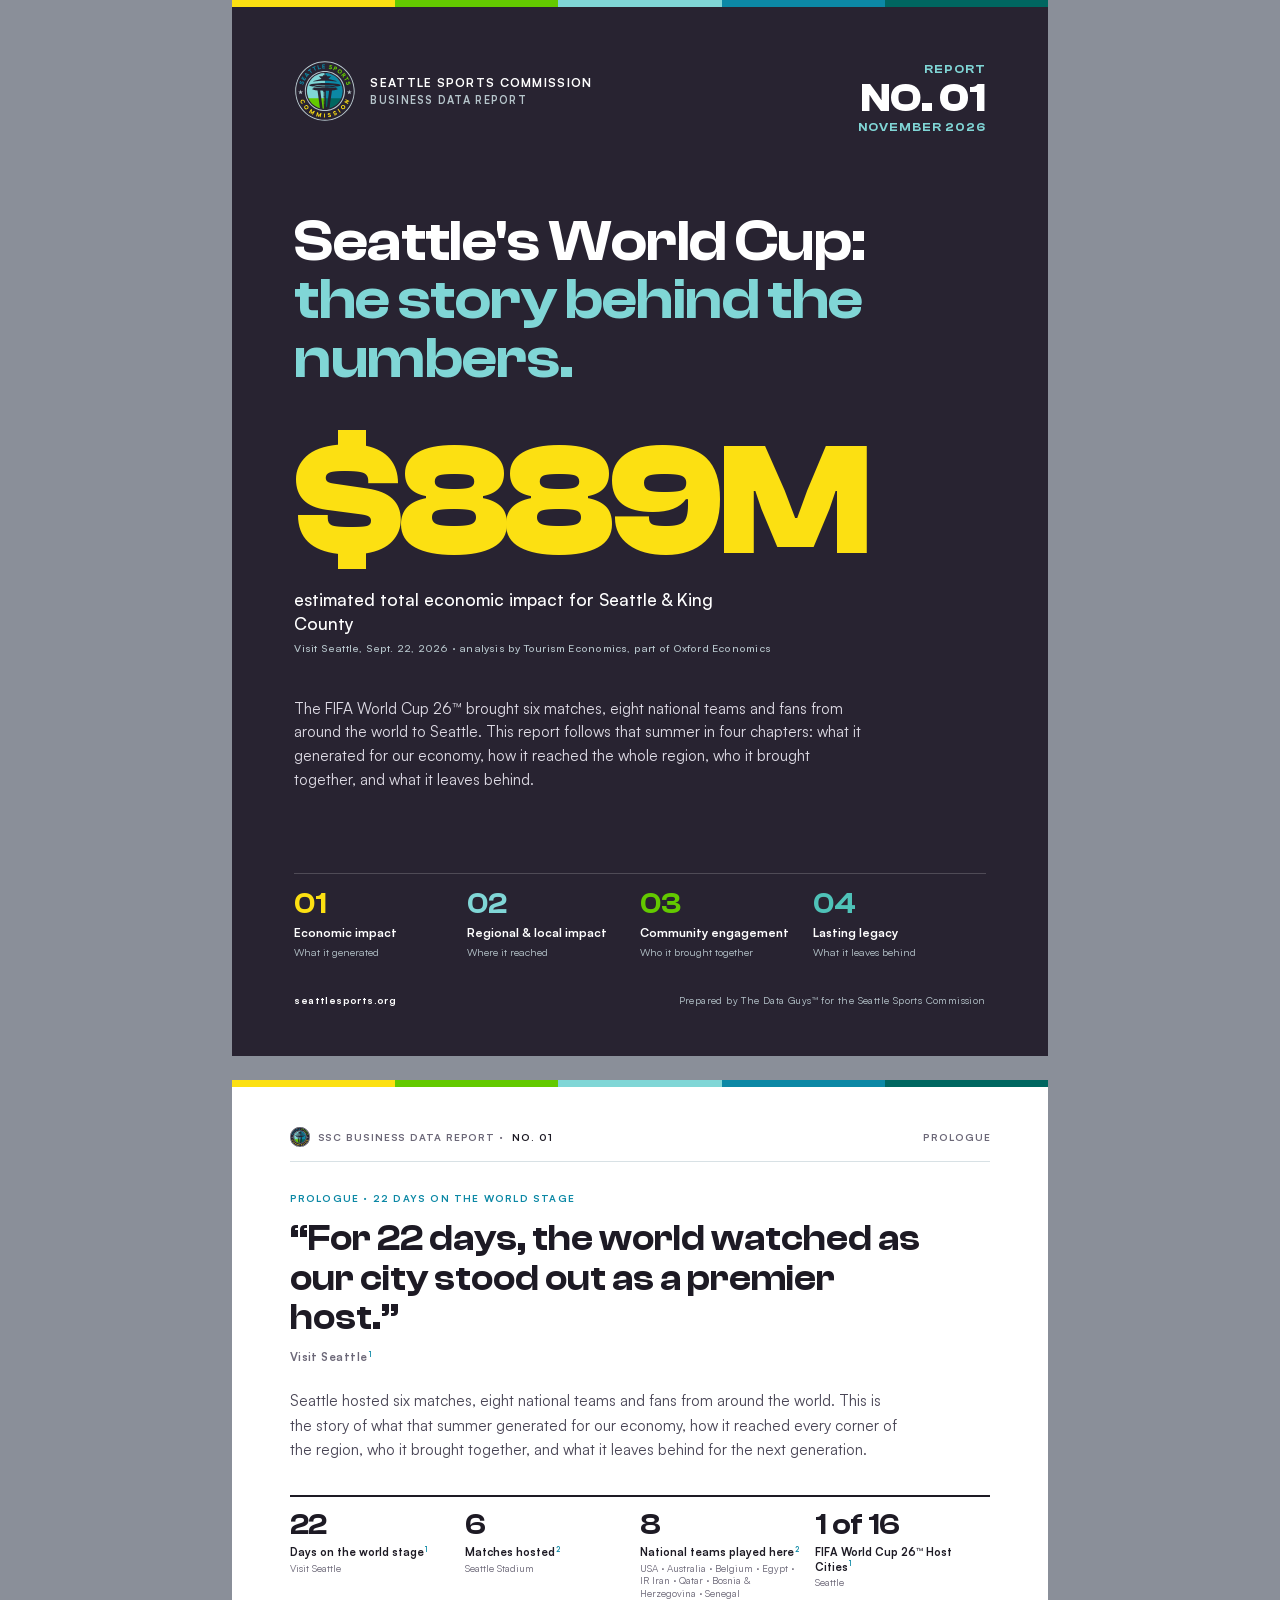
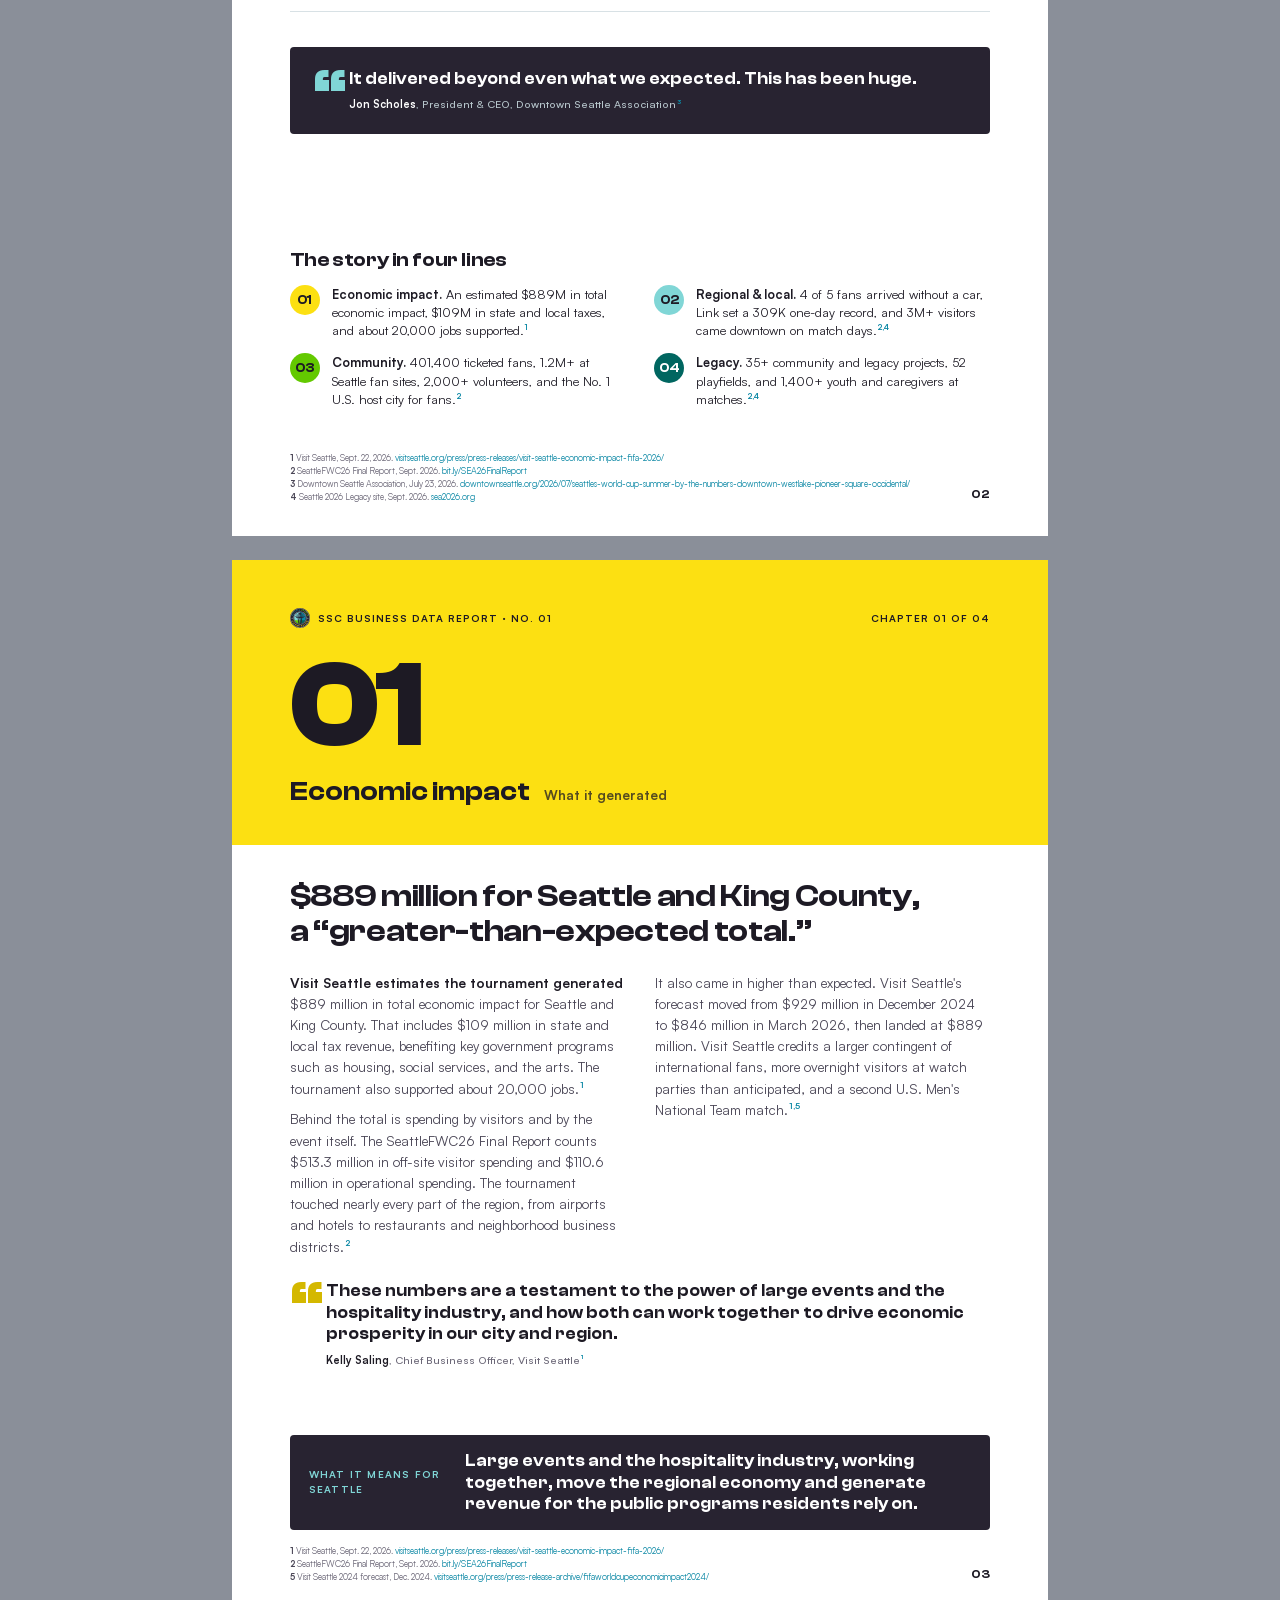
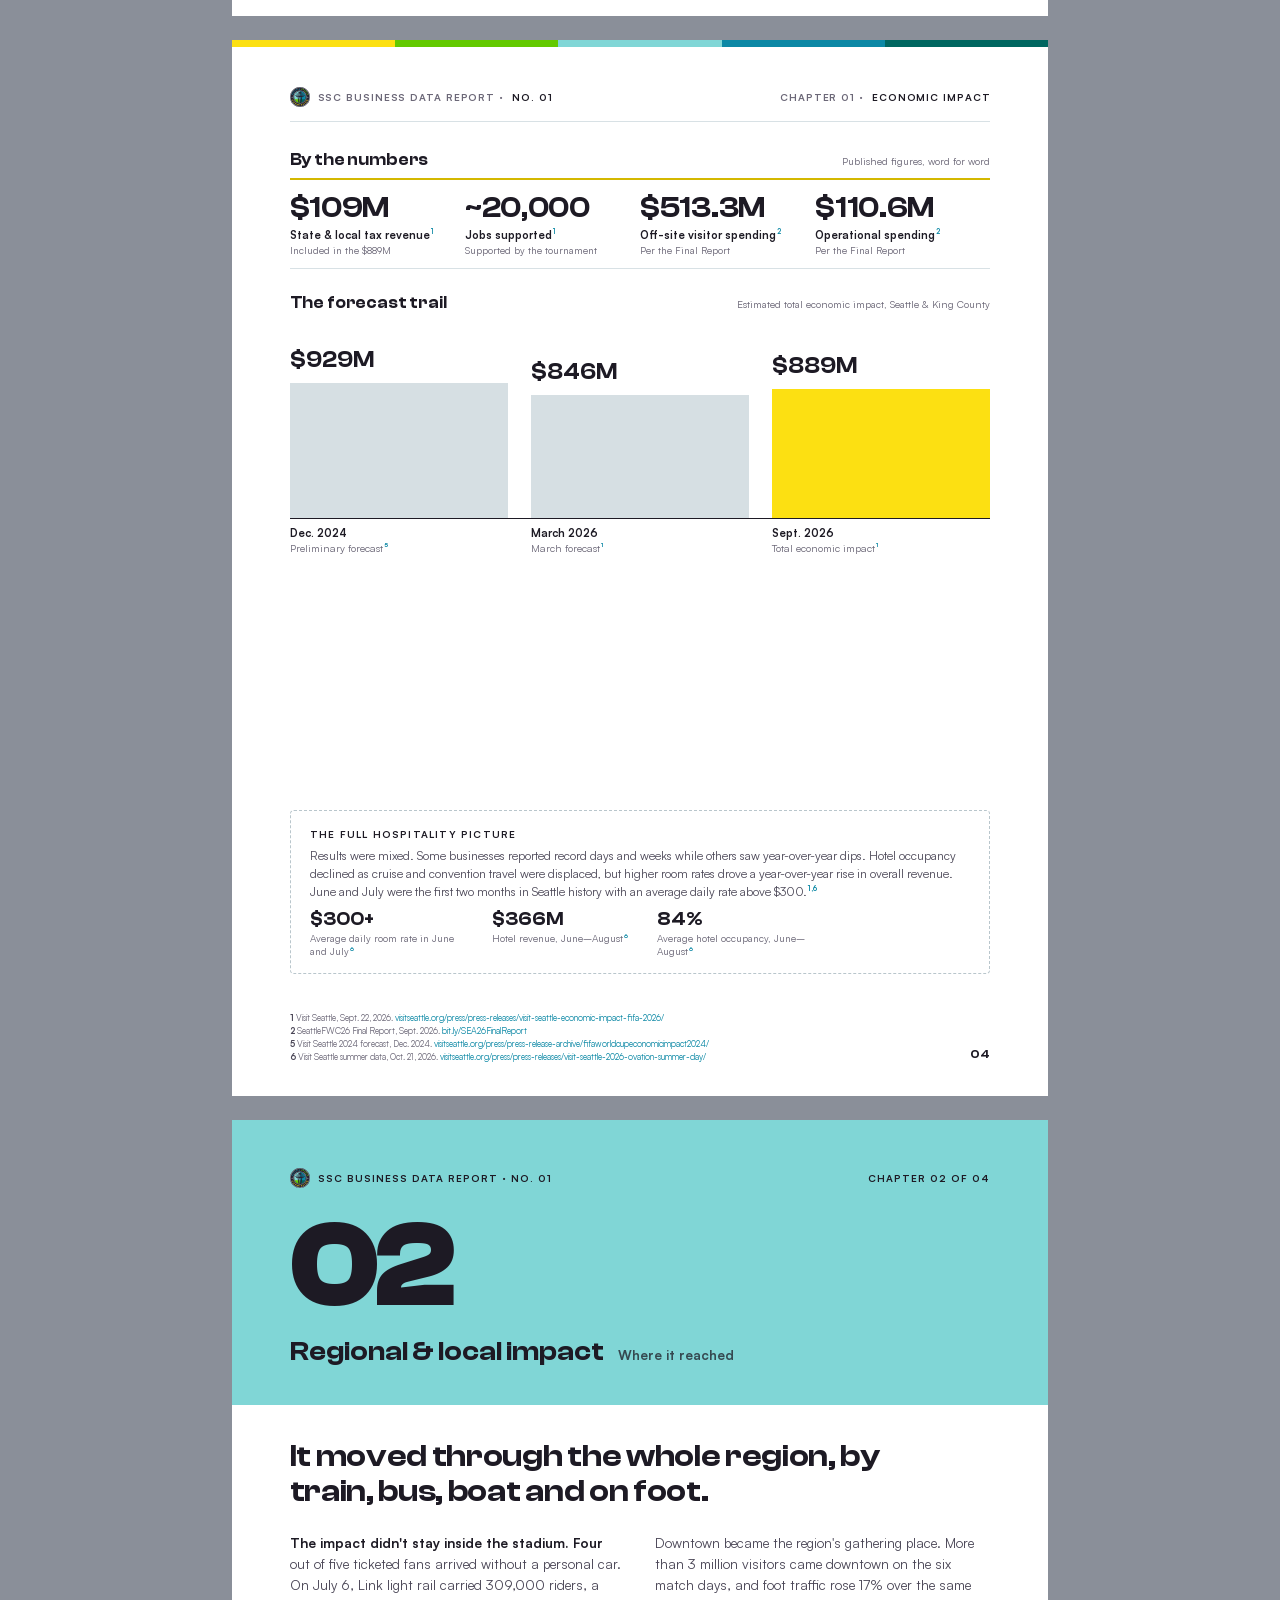
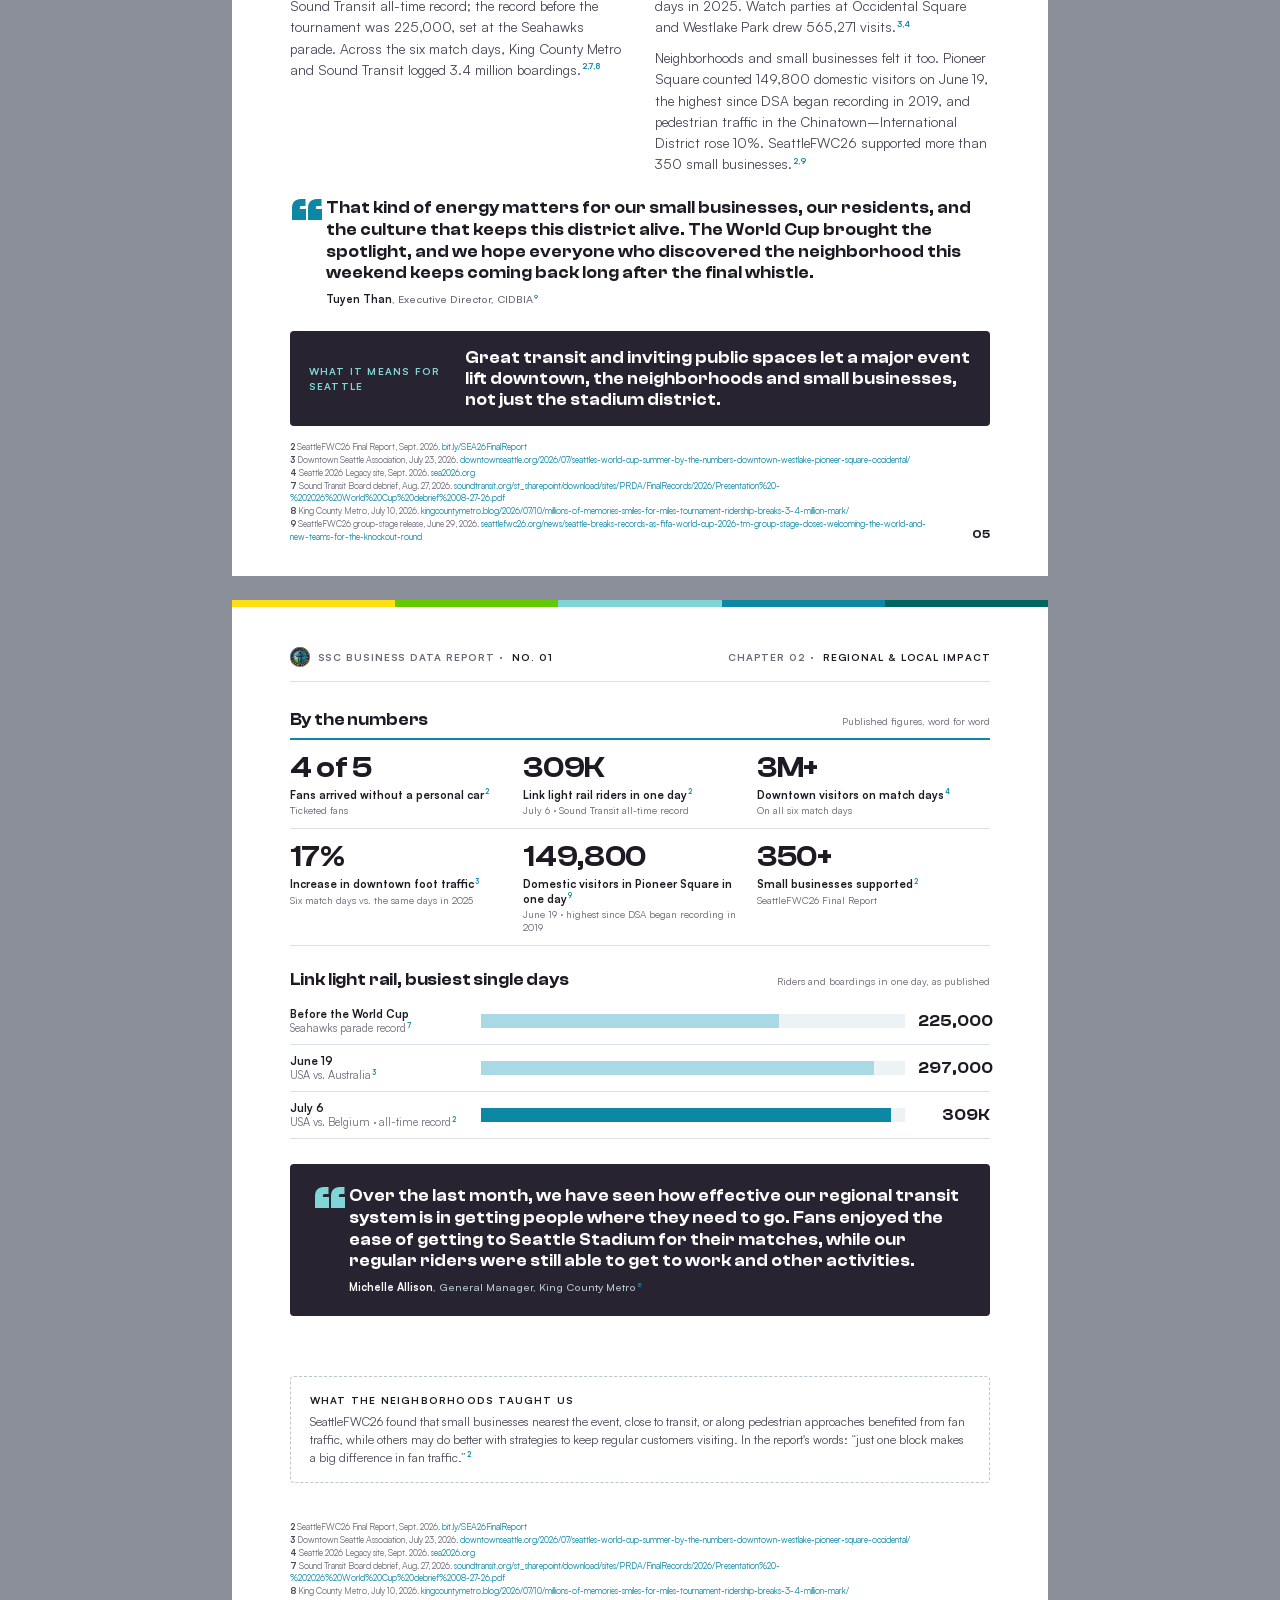
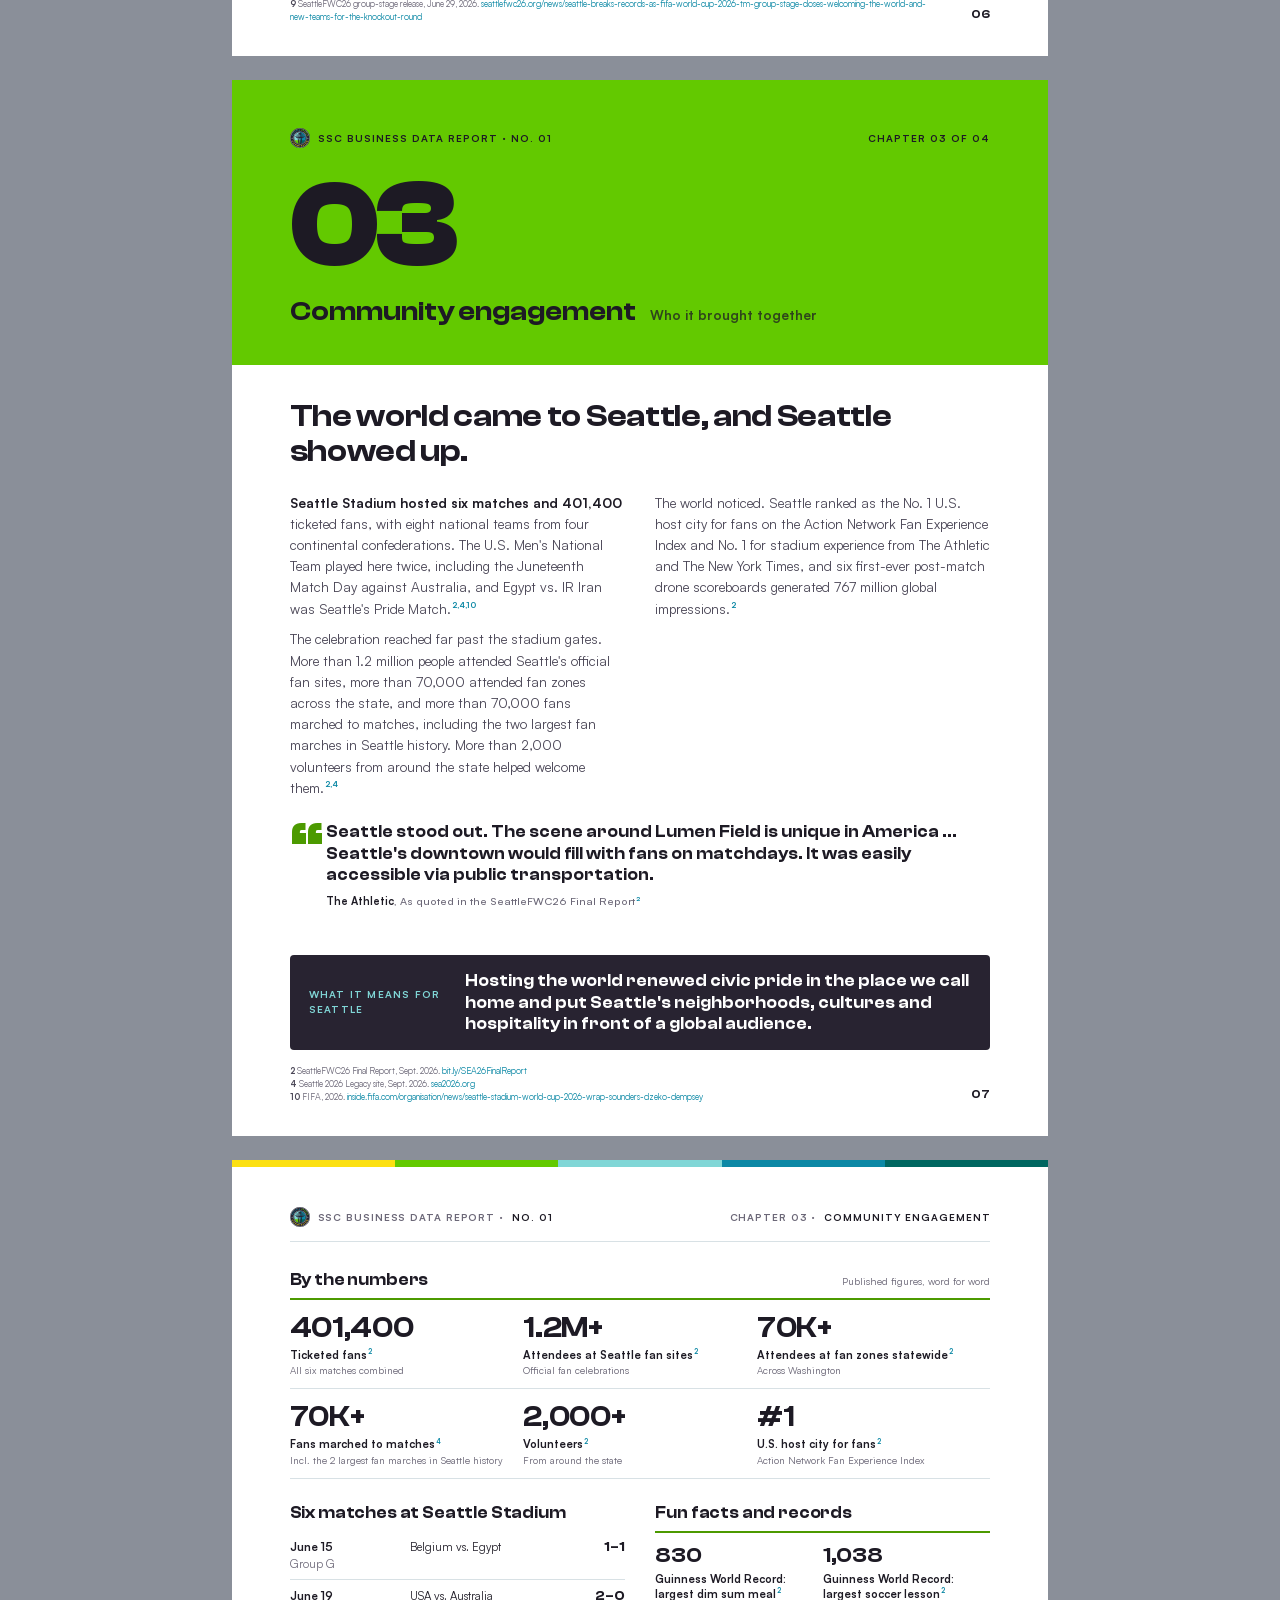
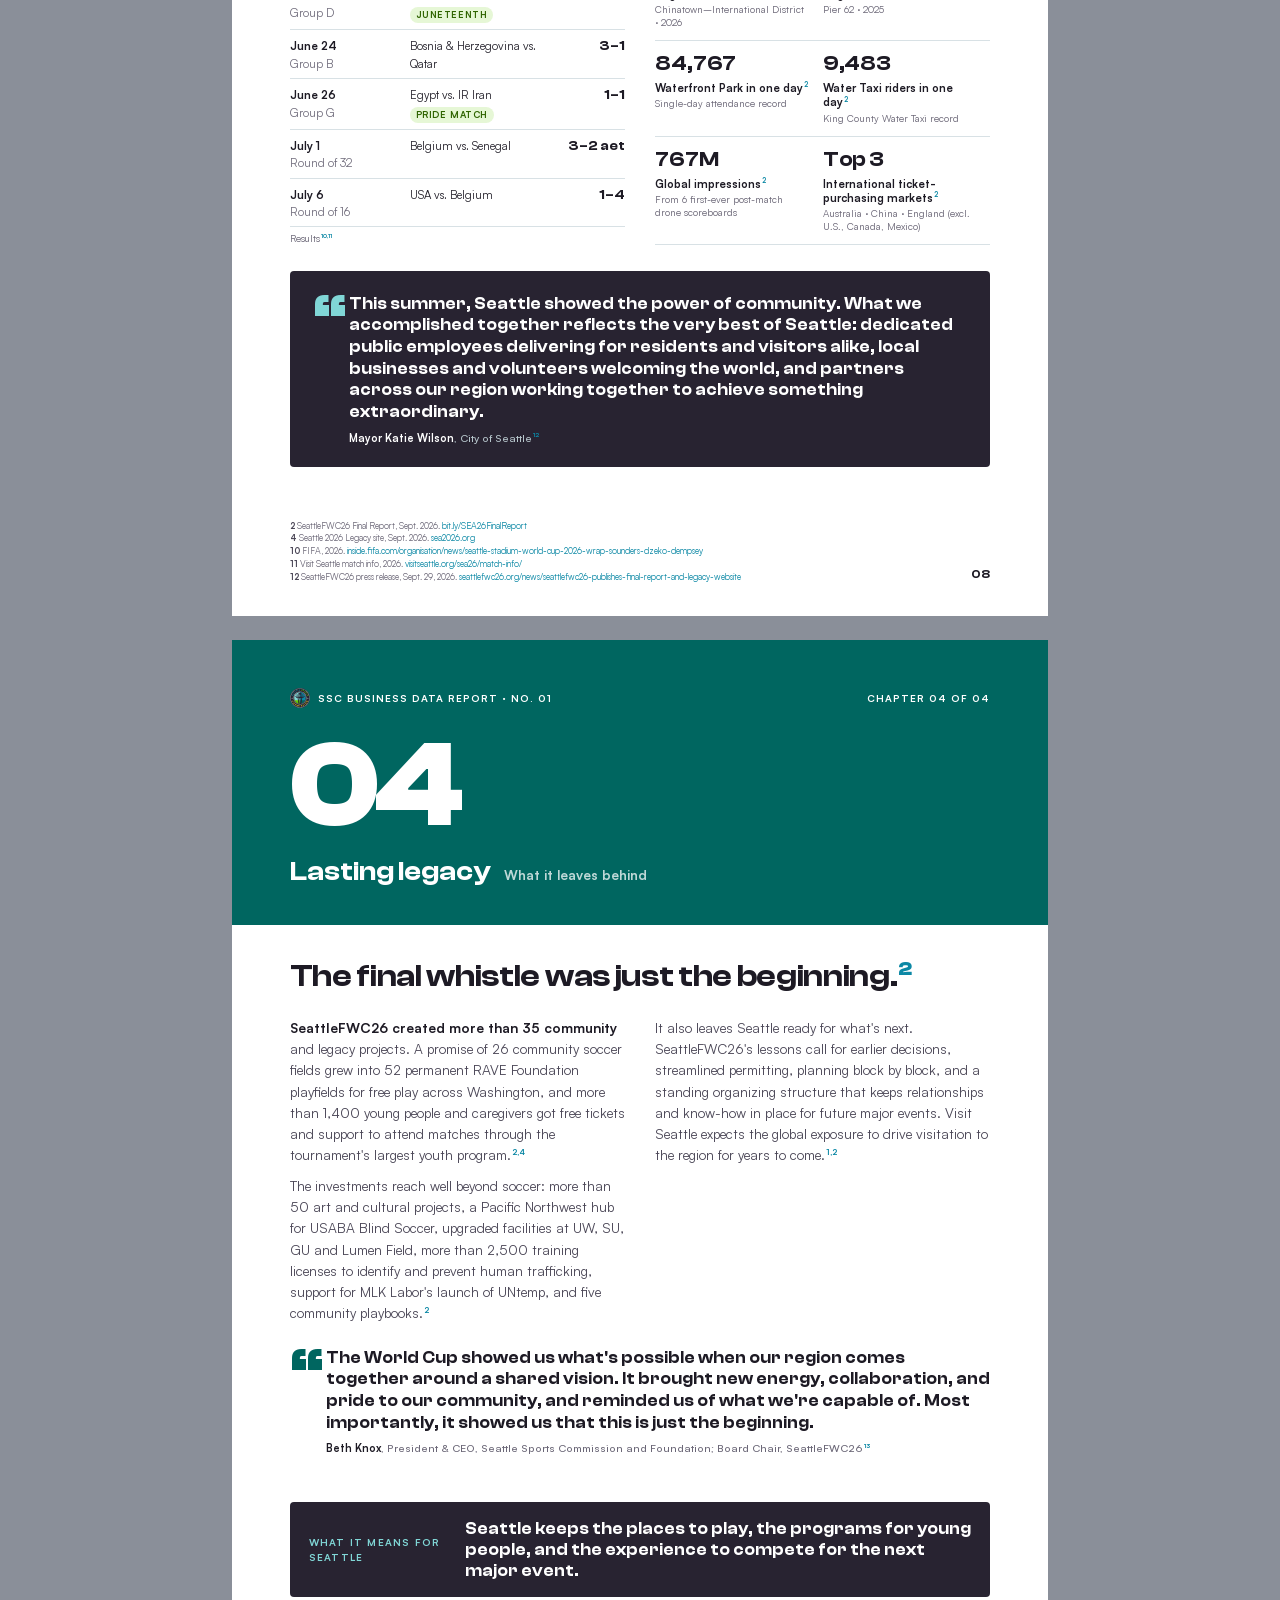
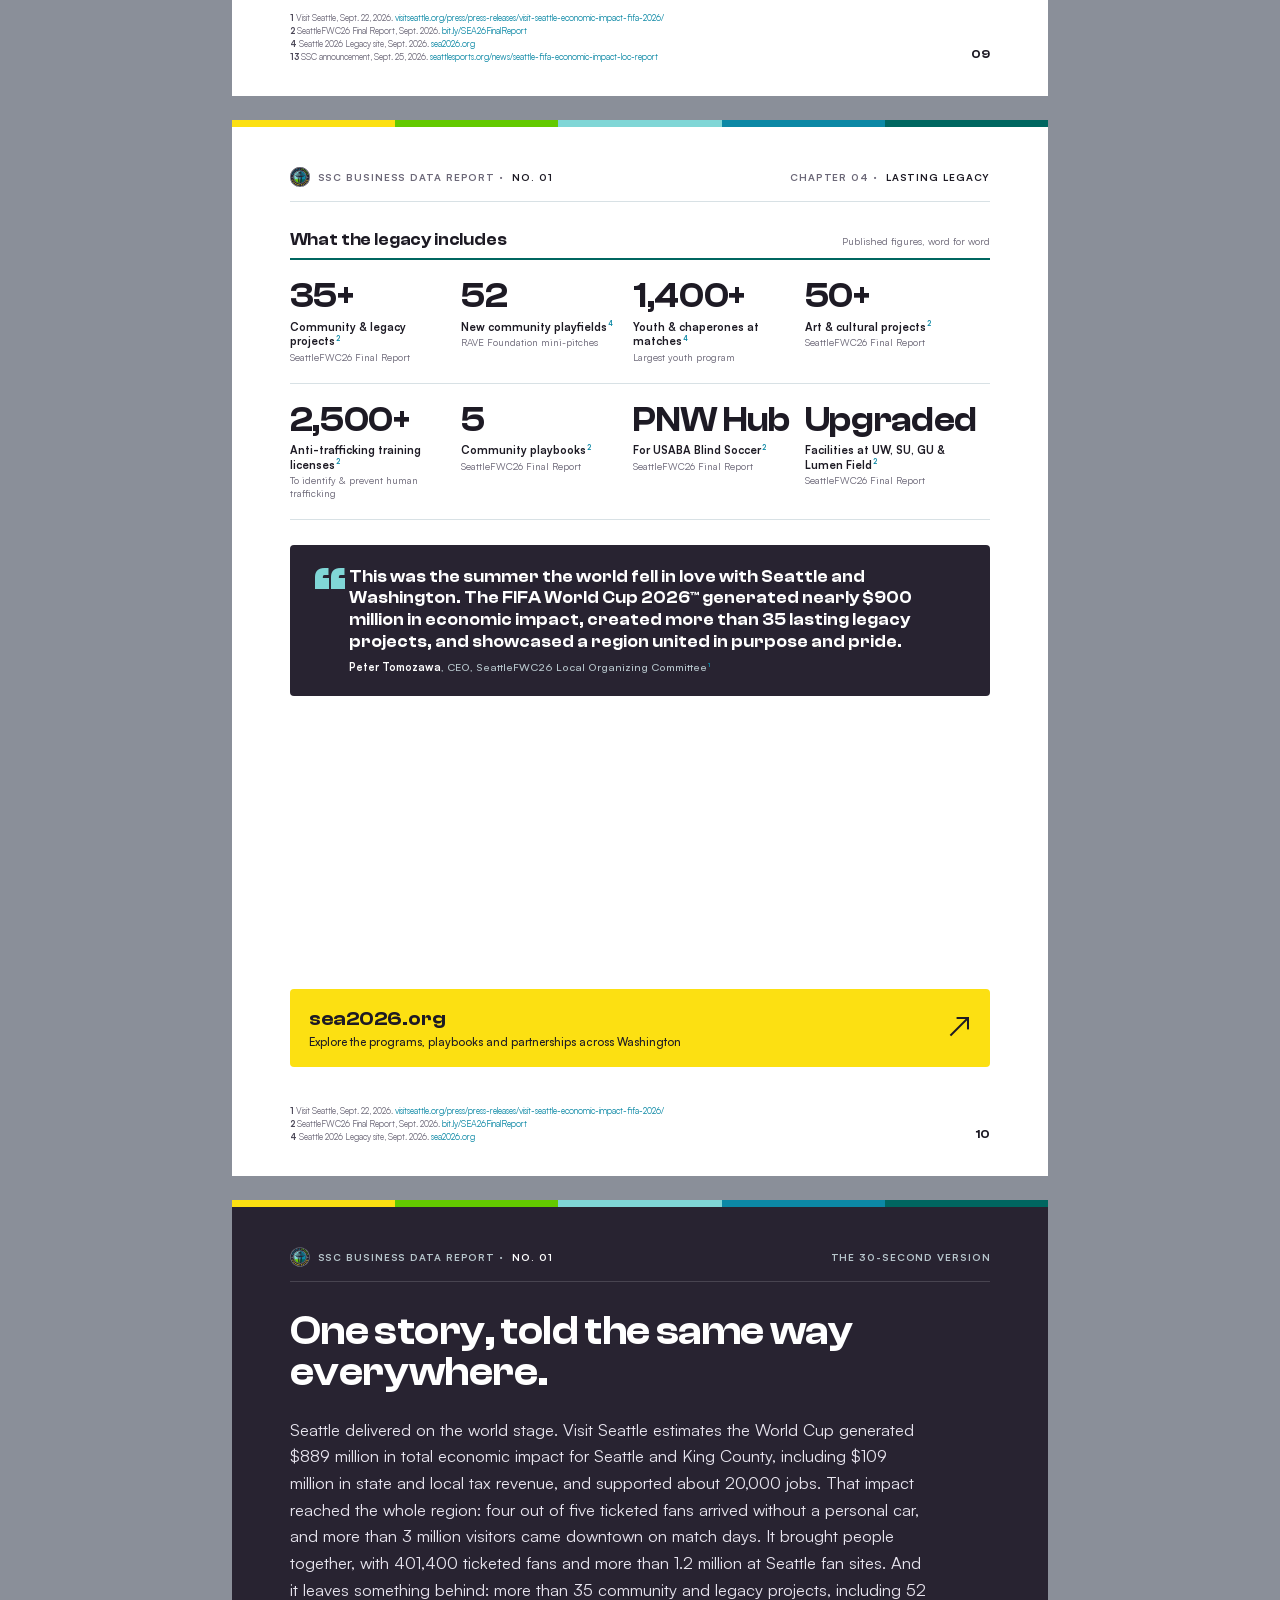
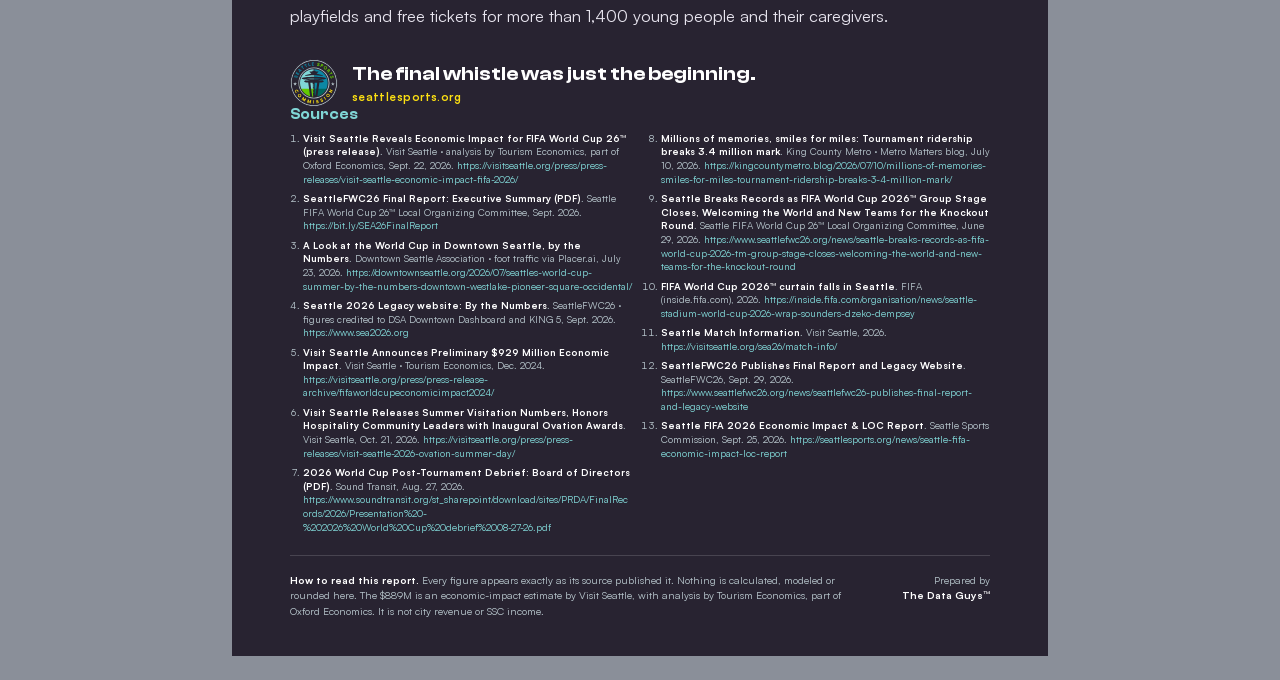
<file: report.html>
<!doctype html>
<html lang="en">
<head>
<meta charset="utf-8">
<title>Seattle's World Cup: The Story Behind the Numbers · SSC Business Data Report No. 01</title>
<link rel="stylesheet" href="fonts.css">
<style>
@page{size:8.5in 11in;margin:0}
:root{--night:#282331;--night2:#332d40;--grey:#b6c5cb;--mist:#f0f5f7;--bay:#006660;--sky:#80d6d6;--storm:#0c88a5;--field:#63c900;--yellow:#fce012;--ink:#1d1a24;--ink2:#4a4656;--ink3:#6c6878;--line:#d8e1e5;
  --d:'Clash Display','Satoshi',sans-serif;--b:'Satoshi',sans-serif}
*{box-sizing:border-box;margin:0;padding:0}
html,body{background:#8a8f99}
body{font-family:var(--b);color:var(--ink);-webkit-print-color-adjust:exact;print-color-adjust:exact;font-size:10pt;line-height:1.5}
.page{width:8.5in;height:11in;position:relative;overflow:hidden;background:#fff;margin:0 auto 24px;page-break-after:always;break-after:page;display:flex;flex-direction:column}
@media print{html,body{background:#fff}.page{margin:0}}
.bar{display:flex;height:7px;flex:none}.bar i{flex:1}.bar i:nth-child(1){background:var(--yellow)}.bar i:nth-child(2){background:var(--field)}.bar i:nth-child(3){background:var(--sky)}.bar i:nth-child(4){background:var(--storm)}.bar i:nth-child(5){background:var(--bay)}
.in{padding:.42in .6in 0;flex:1;display:flex;flex-direction:column;min-height:0}
.rh{display:flex;justify-content:space-between;align-items:center;font-size:7.5pt;letter-spacing:.09em;text-transform:uppercase;font-weight:700;color:var(--ink3);padding-bottom:.14in;border-bottom:1px solid var(--line);margin-bottom:.3in}
.rh span{display:flex;align-items:center;gap:8px}.rh img{width:20px;height:20px}
.rh b{color:var(--ink)}
.ft{flex:none;padding:.16in .6in .34in;display:flex;justify-content:space-between;align-items:flex-end;gap:.3in;font-size:6.6pt;line-height:1.45;color:var(--ink3)}
.ft ol{list-style:none;flex:1}.ft li{overflow-wrap:anywhere}
.ft li b{color:var(--ink2);font-weight:700}
.ft a{color:var(--storm);text-decoration:none}
.ft .pn{font-family:var(--d);font-weight:600;font-size:9pt;color:var(--ink);white-space:nowrap}
sup{font-size:.62em;font-weight:700;color:var(--storm);line-height:0;margin-left:1px}
.eb{font-size:7.5pt;letter-spacing:.12em;text-transform:uppercase;font-weight:700}
h1,h2,h3,.dsp{font-family:var(--d);font-weight:600;letter-spacing:-.01em;line-height:1.04}

/* COVER */
.cover{background:var(--night);color:#fff}
.cover .in{padding:.55in .65in .5in}
.cv-top{display:flex;justify-content:space-between;align-items:flex-start}
.cv-brand{display:flex;gap:14px;align-items:center}
.cv-brand img{width:62px;height:62px}
.cv-brand div{font-size:8pt;letter-spacing:.12em;text-transform:uppercase;font-weight:700;line-height:1.5;color:var(--grey)}
.cv-brand div b{color:#fff;display:block;font-size:9pt}
.cv-no{text-align:right;font-family:var(--d);font-weight:600;color:var(--sky);font-size:9pt;letter-spacing:.08em;text-transform:uppercase;line-height:1.5}
.cv-no b{display:block;color:#fff;font-size:30pt;letter-spacing:0;line-height:1}
.cv-title{margin-top:.8in;font-size:44pt;max-width:6.6in;line-height:1}
.cv-title em{font-style:normal;color:var(--sky)}
.cv-hero{margin-top:.5in}
.cv-num{font-family:var(--d);font-weight:700;color:var(--yellow);font-size:120pt;line-height:.82;letter-spacing:-.03em}
.cv-cap{margin-top:.2in;font-size:13pt;line-height:1.4;max-width:5in;font-weight:500}
.cv-cap small{display:block;color:var(--grey);font-size:8pt;margin-top:6px;letter-spacing:.02em}
.cv-dek{margin-top:.42in;font-size:11.5pt;line-height:1.55;color:#dcd9e3;max-width:6in}
.cv-ch{margin-top:auto;display:grid;grid-template-columns:repeat(4,1fr);gap:0;border-top:1px solid rgba(255,255,255,.18)}
.cv-ch div{padding:.16in .12in 0 0}
.cv-ch b{font-family:var(--d);font-size:22pt;font-weight:600;display:block;line-height:1}
.cv-ch span{display:block;font-weight:700;font-size:9pt;margin-top:6px}
.cv-ch i{font-style:normal;color:var(--grey);font-size:8pt}
.cv-foot{margin-top:.32in;display:flex;justify-content:space-between;font-size:7.5pt;color:var(--grey);letter-spacing:.04em}
.cv-foot b{color:#fff;font-weight:700}

/* PROLOGUE */
.pro-lead{font-family:var(--d);font-weight:600;font-size:27pt;line-height:1.1;max-width:6.6in}
.pro-lead q{quotes:"\201C" "\201D"}
.pro-by{margin-top:.12in;font-size:8.5pt;color:var(--ink3);font-weight:700;letter-spacing:.04em}
.pro-body{margin-top:.24in;font-size:11.5pt;line-height:1.6;color:var(--ink2);max-width:6.4in}
.figs{display:grid;gap:0;border-top:2px solid var(--ink)}
.fig{padding:.13in .14in .12in 0;border-bottom:1px solid var(--line)}
.fig b{display:block;font-family:var(--d);font-weight:600;font-size:22pt;line-height:1;letter-spacing:-.01em}
.fig span{display:block;font-size:8.3pt;font-weight:700;margin-top:6px;line-height:1.3}
.fig i{display:block;font-style:normal;font-size:7.3pt;color:var(--ink3);margin-top:2px;line-height:1.3}
.c4{grid-template-columns:repeat(4,1fr)}.c3{grid-template-columns:repeat(3,1fr)}.c2{grid-template-columns:repeat(2,1fr)}
.spine{margin-top:auto}
.spine h3{font-size:15pt;margin-bottom:.14in}
.spine ol{list-style:none;display:grid;grid-template-columns:1fr 1fr;gap:.14in .3in}
.spine li{display:flex;gap:12px;align-items:flex-start;font-size:9.5pt;line-height:1.45}
.dot{flex:none;width:30px;height:30px;border-radius:50%;display:grid;place-items:center;font-family:var(--d);font-weight:600;font-size:10pt}
.k0{background:var(--yellow);color:var(--ink)}.k1{background:var(--sky);color:var(--ink)}.k2{background:var(--field);color:var(--ink)}.k3{background:var(--bay);color:#fff}

/* CHAPTER OPENER */
.cho .band{flex:none;padding:.5in .6in .34in;position:relative}
.cho.a0 .band{background:var(--yellow)}.cho.a1 .band{background:var(--sky)}.cho.a2 .band{background:var(--field)}.cho.a3 .band{background:var(--bay);color:#fff}
.band .top{display:flex;justify-content:space-between;align-items:center;font-size:7.5pt;letter-spacing:.1em;text-transform:uppercase;font-weight:700}
.band .top span{display:flex;gap:8px;align-items:center}.band .top img{width:20px;height:20px}
.band .num{font-family:var(--d);font-weight:700;font-size:92pt;line-height:.8;margin-top:.3in;letter-spacing:-.03em}
.band .nm{display:flex;align-items:baseline;gap:14px;margin-top:.16in}
.band .nm b{font-family:var(--d);font-weight:600;font-size:21pt}
.band .nm i{font-style:normal;font-size:10pt;font-weight:700;opacity:.75}
.cho .in{padding-top:.36in}
.ch-head{font-size:24pt;line-height:1.08;max-width:6.8in}
.ch-body{margin-top:.24in;columns:2;column-gap:.32in;font-size:10.2pt;line-height:1.56;color:var(--ink2)}
.ch-body p{margin-bottom:.1in;break-inside:avoid-column}
.ch-body p:first-child::first-line{color:var(--ink);font-weight:700}
.qt{margin-top:.24in;display:grid;grid-template-columns:30px 1fr;gap:6px;break-inside:avoid}
.qt .qm{font-family:var(--d);font-weight:700;font-size:42pt;line-height:.8}
.qt blockquote{font-family:var(--d);font-weight:600;font-size:12.5pt;line-height:1.3;color:var(--ink)}
.qt cite{display:block;font-style:normal;margin-top:8px;font-family:var(--b);font-size:8pt;color:var(--ink3);font-weight:500;line-height:1.4}
.qt cite b{color:var(--ink);font-weight:700}
.a0 .qm{color:#d4b800}.a1 .qm{color:var(--storm)}.a2 .qm{color:#4c9a00}.a3 .qm{color:var(--bay)}
.means{margin-top:auto;padding:.16in .2in;border-radius:4px;display:grid;grid-template-columns:1.45in 1fr;gap:.18in;align-items:center;background:var(--night);color:#fff}
.means .eb{color:var(--sky)}
.means p{font-family:var(--d);font-weight:600;font-size:12.5pt;line-height:1.28}

/* CHAPTER EVIDENCE */
.sec-h{display:flex;justify-content:space-between;align-items:baseline;margin-bottom:.1in}
.sec-h h3{font-size:12.5pt}.sec-h span{font-size:7.5pt;color:var(--ink3)}
.a0 .figs{border-top-color:#d4b800}.a1 .figs{border-top-color:var(--storm)}.a2 .figs{border-top-color:#4c9a00}.a3 .figs{border-top-color:var(--bay)}
.blk{margin-top:.26in}
.trail{display:grid;grid-template-columns:repeat(3,1fr);gap:.24in;align-items:end;height:2.05in;padding-bottom:0;border-bottom:1.5px solid var(--ink)}
.tb{display:flex;flex-direction:column;justify-content:flex-end;height:100%}
.tb b{font-family:var(--d);font-weight:600;font-size:17pt;margin-bottom:6px}
.tb i{display:block;background:#d6dfe3}
.tb.hi i{background:var(--yellow)}
.tl{display:grid;grid-template-columns:repeat(3,1fr);gap:.24in;margin-top:7px;font-size:7.8pt;line-height:1.35}
.tl b{display:block;font-size:8.3pt}.tl span{color:var(--ink3)}
.hb{display:grid;grid-template-columns:1.85in 1fr .75in;gap:.14in;align-items:center;padding:.09in 0;border-bottom:1px solid var(--line);font-size:8.3pt;line-height:1.3}
.hb b{display:block}.hb span.l{color:var(--ink3)}
.hb .tr{height:14px;background:#edf2f4}.hb .tr i{display:block;height:100%;background:#a9d9e4}
.hb.hi .tr i{background:var(--storm)}
.hb .v{font-family:var(--d);font-weight:600;font-size:12pt;text-align:right}
.note{padding:.16in .2in;border:1.5px dashed #b9c6cc;border-radius:4px;font-size:9pt;line-height:1.5;color:var(--ink2)}
.note .eb{color:var(--ink);margin-bottom:5px;display:block}
.note .nf{display:flex;gap:.3in;margin-top:.1in}
.note .nf div b{font-family:var(--d);font-weight:600;font-size:14pt;color:var(--ink);display:block;line-height:1}
.note .nf div span{font-size:7.4pt;color:var(--ink3);display:block;margin-top:3px;max-width:1.6in;line-height:1.3}
.ml{width:100%;border-collapse:collapse;font-size:8.6pt}
.ml td{padding:.065in 0;border-bottom:1px solid var(--line);vertical-align:baseline}
.ml td:first-child{width:1.25in;color:var(--ink3)}.ml td:first-child b{color:var(--ink)}
.ml td:last-child{text-align:right;font-family:var(--d);font-weight:600;font-size:10.5pt;width:.8in}
.ml em{font-style:normal;font-size:7pt;font-weight:700;letter-spacing:.06em;text-transform:uppercase;background:#e6f7d6;color:#2f6400;padding:1px 6px;border-radius:99px;margin-left:0;display:inline-block;margin-top:3px;white-space:nowrap}
.two{display:grid;grid-template-columns:1fr 1fr;gap:.32in}
.fun .fig b{font-size:16pt}
.che.a3 .fig{padding:.2in .14in .2in 0}.che.a3 .fig b{font-size:26pt}
.cta{display:flex;justify-content:space-between;align-items:center;background:var(--yellow);padding:.16in .2in;border-radius:4px}
.cta b{font-family:var(--d);font-weight:600;font-size:15pt}.cta span{font-size:8.5pt;font-weight:500}
.dark-q{background:var(--night);color:#fff;padding:.22in .24in;border-radius:4px}
.dark-q .qt{margin-top:0}.dark-q blockquote{color:#fff}.dark-q cite{color:var(--grey)}.dark-q cite b{color:#fff}
.dark-q .qm{color:var(--sky)!important}

/* CLOSE */
.close{background:var(--night);color:#fff}
.close .rh{border-bottom-color:rgba(255,255,255,.15);color:var(--grey)}.close .rh b{color:#fff}
.el-h{font-size:30pt;max-width:6in}
.el{margin-top:.24in;font-size:12.5pt;line-height:1.6;color:#e7e4ee;max-width:6.7in}
.src{margin-top:auto}
.src h3{font-size:11pt;margin-bottom:.1in;color:var(--sky)}
.src ol{columns:2;column-gap:.3in;font-size:7.3pt;line-height:1.4;color:var(--grey);padding-left:1.4em}
.src li{margin-bottom:.06in;break-inside:avoid;overflow-wrap:anywhere}.src li b{color:#fff}
.src a{color:var(--sky);text-decoration:none}
.method{margin-top:.22in;padding-top:.16in;border-top:1px solid rgba(255,255,255,.15);display:flex;justify-content:space-between;gap:.4in;font-size:7.8pt;color:var(--grey);line-height:1.5}
.method b{color:#fff}
.endmark{display:flex;align-items:center;gap:14px;margin-top:.3in}
.endmark img{width:48px;height:48px}.endmark div{font-family:var(--d);font-weight:600;font-size:15pt}
.endmark span{display:block;font-family:var(--b);font-size:8.5pt;font-weight:700;color:var(--yellow);letter-spacing:.04em}
</style>
</head>
<body>
<div id="doc"></div>
<script src="data.js"></script>
<script src="content.js"></script>
<script src="story.js"></script>
<script>
(function(){
const S = KIT.sources, Q = KIT.quotes, CH = KIT.chapters;
const byId = {}; KIT.stats.forEach(s => byId[s.id] = s);
const esc = s => String(s).replace(/&/g,'&amp;').replace(/</g,'&lt;').replace(/>/g,'&gt;');
const ORDER = []; const num = k => { if (!ORDER.includes(k)) ORDER.push(k); return ORDER.indexOf(k) + 1; };
let pageSrc;
const use = k => { if (!pageSrc.includes(k)) pageSrc.push(k); return num(k); };
const sup = keys => `<sup>${keys.map(use).sort((a,b)=>a-b).join(',')}</sup>`;
const para = t => { const keys = []; t = t.replace(/\s*\{\{(\w+)\}\}/g, (m,k) => { keys.push(k); return ''; }); return esc(t) + (keys.length ? sup(keys) : ''); };
const fig = id => { const s = byId[id]; return `<div class="fig"><b>${esc(s.value)}</b><span>${esc(s.label)}${sup([s.src])}</span><i>${esc(s.sub)}</i></div>`; };
const quote = i => { const q = Q[i]; return `<div class="qt"><div class="qm">\u201C</div><div><blockquote>${esc(q.text)}</blockquote><cite><b>${esc(q.who)}</b>, ${esc(q.role)}${sup([q.src])}</cite></div></div>`; };
const logo = 'assets/ssc-logo.svg';
let pageNo = 0;
const foot = (dark) => { pageNo++; const items = pageSrc.sort((a,b)=>num(a)-num(b)).map(k => `<li><b>${num(k)}</b> ${esc(S[k].short)}, ${esc(S[k].date)}. <a href="${S[k].url}">${esc(S[k].url.replace(/^https?:\/\/(www\.)?/,''))}</a></li>`).join('');
  return `<div class="ft"><ol>${items}</ol><span class="pn">${String(pageNo).padStart(2,'0')}</span></div>`; };
const rh = (right) => `<div class="rh"><span><img src="${logo}" alt="">SSC Business Data Report · <b>No. 01</b></span><span>${right}</span></div>`;
const pages = [];
const page = (cls, fn) => { pageSrc = []; const inner = fn(); pages.push(`<section class="page ${cls}">${inner}</section>`); };

// 1 COVER
page('cover', () => { pageSrc = []; num('VS'); pageNo++; return `<div class="bar"><i></i><i></i><i></i><i></i><i></i></div><div class="in">
  <div class="cv-top"><div class="cv-brand"><img src="${logo}" alt="Seattle Sports Commission"><div><b>Seattle Sports Commission</b>Business Data Report</div></div>
  <div class="cv-no">Report<b>No. 01</b>November 2026</div></div>
  <h1 class="cv-title">Seattle's World Cup: <em>the story behind the numbers.</em></h1>
  <div class="cv-hero"><div class="cv-num">$889M</div><div class="cv-cap">estimated total economic impact for Seattle &amp; King County<small>Visit Seattle, Sept. 22, 2026 · analysis by Tourism Economics, part of Oxford Economics</small></div></div>
  <p class="cv-dek">The FIFA World Cup 26\u2122 brought six matches, eight national teams and fans from around the world to Seattle. This report follows that summer in four chapters: what it generated for our economy, how it reached the whole region, who it brought together, and what it leaves behind.</p>
  <div class="cv-ch">${CH.map((c,i) => `<div><b style="color:${['var(--yellow)','var(--sky)','var(--field)','#4fc2b8'][i]}">${c.n}</b><span>${esc(c.name)}</span><i>${esc(c.verb)}</i></div>`).join('')}</div>
  <div class="cv-foot"><span><b>seattlesports.org</b></span><span>Prepared by The Data Guys\u2122 for the Seattle Sports Commission</span></div>
  </div>`; });

// 2 PROLOGUE
page('', () => { const P = KIT.prologue; return `<div class="bar"><i></i><i></i><i></i><i></i><i></i></div><div class="in">${rh('Prologue')}
  <p class="eb" style="color:var(--storm);margin-bottom:.14in">${esc(P.kicker)}</p>
  <p class="pro-lead"><q>${esc(P.lead)}</q></p>
  <p class="pro-by">Visit Seattle${sup([P.leadSrc])}</p>
  <p class="pro-body">${esc(P.body)}</p>
  <div class="figs c4" style="margin-top:.34in">${P.figs.map(fig).join('')}</div>
  <div class="dark-q a1" style="margin-top:.36in">${quote(4)}</div>
  <div class="spine"><h3>The story in four lines</h3><ol>${KIT.storyLines.map((l,i) => `<li><span class="dot k${i}">${l.n}</span><span><b>${esc(l.name)}.</b> ${esc(l.line)}${sup(i===0?['VS']:i===1?['LOC','LEG']:i===2?['LOC']:['LOC','LEG'])}</span></li>`).join('')}</ol></div>
  <div style="height:.3in"></div></div>${foot()}`; });

// CHAPTERS
CH.forEach((c, ci) => {
  // opener
  page(`cho a${ci}`, () => `<div class="band"><div class="top"><span><img src="${logo}" alt="">SSC Business Data Report · No. 01</span><span>Chapter ${c.n} of 04</span></div>
    <div class="num">${c.n}</div><div class="nm"><b>${esc(c.name)}</b><i>${esc(c.verb)}</i></div></div>
    <div class="in"><h2 class="ch-head">${esc(c.head)}${c.headSrc ? sup([c.headSrc]) : ''}</h2>
    <div class="ch-body">${c.paras.map(p => `<p>${para(p)}</p>`).join('')}</div>
    ${quote(c.quotes[0])}
    <div class="means" style="margin-top:auto"><span class="eb">What it means for Seattle</span><p>${esc(c.means)}</p></div>
    </div>${foot()}`);
  // evidence
  page(`che a${ci}`, () => {
    let h = `<div class="bar"><i></i><i></i><i></i><i></i><i></i></div><div class="in">${rh(`Chapter ${c.n} · <b>${esc(c.name)}</b>`)}`;
    h += `<div class="sec-h"><h3>${ci===3?'What the legacy includes':'By the numbers'}</h3><span>Published figures, word for word</span></div>`;
    h += `<div class="figs ${c.figs.length===4?'c4':c.figs.length===8?'c4':'c3'}">${c.figs.map(fig).join('')}</div>`;
    if (c.visual === 'trail') {
      const pts = [['fc2024','Dec. 2024','Preliminary forecast','PRE'],['fc2026','March 2026','March forecast','VS'],['impact','Sept. 2026','Total economic impact','VS']];
      h += `<div class="blk"><div class="sec-h"><h3>The forecast trail</h3><span>Estimated total economic impact, Seattle &amp; King County</span></div>
        <div class="trail">${pts.map(([id,,,],i) => { const v = parseFloat(byId[id].value.replace(/[^\d.]/g,'')); return `<div class="tb ${i===2?'hi':''}"><b>${esc(byId[id].value)}</b><i style="height:${(v/960*1.45).toFixed(2)}in"></i></div>`; }).join('')}</div>
        <div class="tl">${pts.map(([id,d,l,src]) => `<div><b>${d}</b><span>${l}${sup([src])}</span></div>`).join('')}</div></div>`;
    }
    if (c.visual === 'link') {
      const rows = [['stprev','Before the World Cup','Seahawks parade record'],['st297','June 19','USA vs. Australia'],['link','July 6','USA vs. Belgium · all-time record']];
      const n = id => parseFloat(byId[id].value.replace(/,/g,'')) * (/K$/.test(byId[id].value) ? 1000 : 1);
      h += `<div class="blk"><div class="sec-h"><h3>Link light rail, busiest single days</h3><span>Riders and boardings in one day, as published</span></div>
        ${rows.map(([id,d,l],i) => `<div class="hb ${i===2?'hi':''}"><span><b>${d}</b><span class="l">${l}${sup([byId[id].src])}</span></span><span class="tr"><i style="width:${(n(id)/320000*100).toFixed(1)}%"></i></span><span class="v">${esc(byId[id].value)}</span></div>`).join('')}</div>`;
    }
    if (c.visual === 'matches') {
      h += `<div class="blk two"><div><div class="sec-h"><h3>Six matches at Seattle Stadium</h3></div><table class="ml">${KIT.matches.map(m => `<tr><td><b>${esc(m.date.replace(/^\w+, /,''))}</b><br>${esc(m.stage.replace(/ · .*/,''))}</td><td>${esc(m.home)} vs. ${esc(m.away)}${/·/.test(m.stage)?`<br><em>${esc(m.stage.split(' · ')[1])}</em>`:''}</td><td>${esc(m.score)}</td></tr>`).join('')}</table>
        <p style="font-size:7pt;color:var(--ink3);margin-top:5px">Results${sup(['MATCH','FIFA'])}</p></div>
        <div><div class="sec-h"><h3>Fun facts and records</h3></div><div class="figs c2 fun">${c.fun.map(fig).join('')}</div></div></div>`;
    }
    if (c.quotes[1] !== undefined) h += `<div class="blk dark-q">${quote(c.quotes[1])}</div>`;
    else if (ci === 0) h += '';
    if (c.visual === 'legacy') {
      h += `<div class="blk" style="margin-top:auto"><div class="cta"><span><b>sea2026.org</b><br>Explore the programs, playbooks and partnerships across Washington</span><span style="font-family:var(--d);font-size:20pt">\u2197</span></div></div>`;
    }
    if (c.honest) h += `<div class="blk note" style="margin-top:auto"><span class="eb">${esc(c.honest.h)}</span>${esc(c.honest.t)}${sup(c.honest.srcs)}
      ${c.honest.figs ? `<div class="nf">${c.honest.figs.map(id => `<div><b>${esc(byId[id].value)}</b><span>${esc(byId[id].label)}${sup([byId[id].src])}</span></div>`).join('')}</div>` : ''}</div>`;
    h += `<div style="height:.24in"></div></div>${foot()}`;
    return h;
  });
});

// CLOSE
page('close', () => { const el = document.createElement('div'); return `<div class="bar"><i></i><i></i><i></i><i></i><i></i></div><div class="in">${rh('The 30-second version')}
  <h2 class="el-h">One story, told the same way everywhere.</h2>
  <p class="el">Seattle delivered on the world stage. Visit Seattle estimates the World Cup generated $889 million in total economic impact for Seattle and King County, including $109 million in state and local tax revenue, and supported about 20,000 jobs. That impact reached the whole region: four out of five ticketed fans arrived without a personal car, and more than 3 million visitors came downtown on match days. It brought people together, with 401,400 ticketed fans and more than 1.2 million at Seattle fan sites. And it leaves something behind: more than 35 community and legacy projects, including 52 playfields and free tickets for more than 1,400 young people and their caregivers.</p>
  <div class="endmark"><img src="${logo}" alt=""><div>The final whistle was just the beginning.<span>seattlesports.org</span></div></div>
  <div class="src"><h3>Sources</h3><ol>${ORDER.map(k => `<li><b>${esc(S[k].title.replace(/\s\u2014\s/g,': '))}</b>. ${esc(S[k].org || S[k].short)}, ${esc(S[k].date)}. <a href="${S[k].url}">${esc(S[k].url)}</a></li>`).join('')}</ol>
  <div class="method"><span><b>How to read this report.</b> Every figure appears exactly as its source published it. Nothing is calculated, modeled or rounded here. The $889M is an economic-impact estimate by Visit Seattle, with analysis by Tourism Economics, part of Oxford Economics. It is not city revenue or SSC income.</span><span style="white-space:nowrap;text-align:right">Prepared by<br><b>The Data Guys\u2122</b></span></div></div>
  <div style="height:.42in"></div></div>`; });

document.getElementById('doc').innerHTML = pages.join('');
// overflow check
window.__overflow = [...document.querySelectorAll('.page')].map((p,i) => { const inn = p.querySelector('.in'); return inn && inn.scrollHeight > inn.clientHeight + 1 ? i+1 : 0; }).filter(Boolean);
})();
</script>
</body>
</html>
</file>
<file: fonts.css>
@font-face{font-family:'Clash Display';src:url('fonts/ClashDisplay-600.woff2') format('woff2');font-weight:600;font-style:normal;font-display:swap;}
@font-face{font-family:'Clash Display';src:url('fonts/ClashDisplay-700.woff2') format('woff2');font-weight:700;font-style:normal;font-display:swap;}
@font-face{font-family:'Satoshi';src:url('fonts/Satoshi-400.woff2') format('woff2');font-weight:400;font-style:normal;font-display:swap;}
@font-face{font-family:'Satoshi';src:url('fonts/Satoshi-500.woff2') format('woff2');font-weight:500;font-style:normal;font-display:swap;}
@font-face{font-family:'Satoshi';src:url('fonts/Satoshi-700.woff2') format('woff2');font-weight:700;font-style:normal;font-display:swap;}
</file>
<file: styles.css>
:root{
  --night:#282331; --night-2:#332d40; --grey:#b6c5cb; --mist:#f0f5f7; --bay:#006660; --bay-2:#00524d;
  --sky:#80d6d6; --storm:#0c88a5; --field:#63c900; --yellow:#fce012;
  --ink:#1d1a24; --ink-2:#4a4656; --ink-3:#6c6878; --line:#d8e1e5; --paper:#ffffff;
  --font-display:'Clash Display','Satoshi',system-ui,sans-serif;
  --font-body:'Satoshi',system-ui,-apple-system,'Segoe UI',sans-serif;
  --r-sm:8px; --r:14px; --r-lg:22px;
  --shadow:0 1px 2px rgba(40,35,49,.06),0 8px 28px rgba(40,35,49,.08);
  --wrap:1200px;
}
*{box-sizing:border-box}
html{scroll-behavior:smooth;scroll-padding-top:76px}
body{margin:0;font-family:var(--font-body);font-size:16px;line-height:1.55;color:var(--ink);background:var(--mist);-webkit-font-smoothing:antialiased;text-rendering:optimizeLegibility}
img{max-width:100%;display:block}
a{color:var(--storm)}
a:hover{color:var(--bay)}
h1,h2,h3{margin:0;line-height:1.1}
h2{font-family:var(--font-display);font-weight:600;font-size:clamp(28px,3.6vw,44px);letter-spacing:-.01em;max-width:22ch}
h3{font-size:18px;font-weight:700}
p{margin:0}
.wrap{max-width:var(--wrap);margin:0 auto;padding:0 24px}
.sr-only{position:absolute;width:1px;height:1px;overflow:hidden;clip:rect(0 0 0 0)}
.skip{position:absolute;left:-999px;top:8px;background:var(--yellow);color:var(--night);padding:8px 12px;border-radius:6px;z-index:100}
.skip:focus{left:8px}
:focus-visible{outline:3px solid var(--storm);outline-offset:2px;border-radius:4px}

/* Buttons */
.btn{display:inline-flex;align-items:center;justify-content:center;gap:8px;font:700 15px/1 var(--font-body);padding:13px 20px;border-radius:999px;border:2px solid transparent;cursor:pointer;text-decoration:none;transition:transform .15s ease,background .15s ease,color .15s ease,border-color .15s ease;white-space:nowrap}
.btn:active{transform:translateY(1px)}
.btn--sm{font-size:14px;padding:9px 14px}
.btn--yellow{background:var(--yellow);color:var(--night)}
.btn--yellow:hover{background:#e6cc10;color:var(--night)}
.btn--line{background:transparent;border-color:currentColor;color:var(--night)}
.btn--line:hover{background:var(--night);color:#fff;border-color:var(--night)}
.hero .btn--line,.section--dark .btn--line{color:#fff}
.hero .btn--line:hover{background:#fff;color:var(--night);border-color:#fff}
.btn--ghost{background:var(--night);color:#fff}
.btn--ghost:hover{background:var(--bay);color:#fff}
.btn--text{background:none;border:0;padding:6px 0;color:var(--storm);text-decoration:underline;text-underline-offset:3px}
.btn--text:hover{color:var(--bay)}

/* Topbar */
.topbar{position:sticky;top:0;z-index:50;background:rgba(240,245,247,.88);backdrop-filter:saturate(1.4) blur(12px);border-bottom:1px solid var(--line)}
.topbar__inner{max-width:1320px;margin:0 auto;padding:10px 24px;display:flex;align-items:center;gap:20px}
.brand{display:flex;align-items:center;gap:10px;text-decoration:none;color:var(--night);flex-shrink:0}
.brand__text{display:flex;flex-direction:column;line-height:1.15}
.brand__text strong{font-size:14px}
.brand__text span{font-size:12px;color:var(--ink-3)}
.nav{display:flex;gap:2px;margin-left:auto;overflow-x:auto;scrollbar-width:none}
.nav::-webkit-scrollbar{display:none}
.nav a{font-size:14px;font-weight:500;color:var(--ink-2);text-decoration:none;padding:8px 10px;border-radius:999px;white-space:nowrap}
.nav a:hover,.nav a.is-active{background:var(--night);color:#fff}

/* Hero */
.hero{position:relative;background:var(--night);color:#fff;overflow:hidden;padding:72px 0 80px}
.hero__pitch{position:absolute;inset:0;opacity:.14;-webkit-mask-image:linear-gradient(90deg,transparent 0 72%,#000 86%);mask-image:linear-gradient(90deg,transparent 0 72%,#000 86%);background:
  radial-gradient(circle at 95% 52%, transparent 0 210px, var(--sky) 211px 213px, transparent 214px),
  linear-gradient(90deg, transparent calc(95% - 1px), var(--sky) calc(95% - 1px) calc(95% + 1px), transparent calc(95% + 1px)),
  radial-gradient(circle at 95% 52%, var(--sky) 0 5px, transparent 6px);}
.hero__inner{position:relative}
.kicker{display:inline-block;font-size:13px;font-weight:700;letter-spacing:.08em;text-transform:uppercase;color:var(--night);background:var(--sky);padding:6px 12px;border-radius:999px}
.hero__title{font-family:var(--font-display);font-weight:600;font-size:clamp(40px,6vw,76px);letter-spacing:-.02em;margin:22px 0 28px;max-width:19ch}
.hero__big{display:flex;align-items:flex-end;gap:22px;flex-wrap:wrap;margin-bottom:28px}
.hero__num{font-family:var(--font-display);font-weight:700;font-size:clamp(84px,15vw,200px);line-height:.82;letter-spacing:-.035em;color:var(--yellow)}
.hero__numlabel{font-size:17px;font-weight:500;max-width:28ch;padding-bottom:10px}
.muted-inv{color:var(--grey);font-size:14px;font-weight:400}
.hero__lede{max-width:64ch;font-size:18px;color:#dfe7ea}
.trust{list-style:none;padding:0;margin:28px 0 32px;display:flex;flex-wrap:wrap;gap:10px}
.trust li{font-size:14px;color:#dfe7ea;border:1px solid rgba(182,197,203,.35);padding:8px 14px;border-radius:999px}
.trust strong{color:var(--field);margin-right:4px}
.hero__cta{display:flex;gap:12px;flex-wrap:wrap}

/* Sections */
.section{padding:88px 0}
.section--tint{background:#e6eef1}
.section--dark{background:var(--night);color:#fff}
.section--dark h2{color:#fff}
.section__head{margin-bottom:40px}
.eyebrow{font-size:13px;font-weight:700;letter-spacing:.1em;text-transform:uppercase;color:var(--bay);margin-bottom:12px}
.eyebrow--inv{color:var(--sky)}
.section__intro{max-width:70ch;margin-top:16px;font-size:17px;color:var(--ink-2)}
.section__intro.inv,.section--dark .section__intro{color:#cfd9dd}
.fine{font-size:13px;color:var(--ink-3);margin-top:14px;max-width:80ch}
.section--dark .fine{color:#aab6bb}
.section--dark .fine a{color:var(--sky)}
.hint{font-size:13px;color:var(--ink-3);margin-top:6px}

/* Studio */
.section--studio{background:linear-gradient(180deg,var(--mist),#e3ecef)}
.studio{display:grid;grid-template-columns:minmax(0,1fr) 360px;gap:28px;align-items:start}
.studio__stage{background:repeating-conic-gradient(#e2e9ec 0 25%, #edf2f4 0 50%) 0 0/22px 22px;border-radius:var(--r-lg);padding:24px;display:flex;justify-content:center;align-items:flex-start;min-height:420px;border:1px solid var(--line);position:sticky;top:84px;overflow:hidden}
.stage__scaler{transform-origin:top left}
.studio__panel{background:var(--paper);border-radius:var(--r-lg);padding:22px;box-shadow:var(--shadow);display:flex;flex-direction:column;gap:20px}
.ctrl__label{display:block;font-size:13px;font-weight:700;letter-spacing:.06em;text-transform:uppercase;color:var(--ink-2);margin-bottom:8px}
.ctrl__label em{font-style:normal;text-transform:none;letter-spacing:0;font-weight:500;color:var(--ink-3)}
.seg{display:flex;flex-wrap:wrap;gap:6px}
.seg button{font:600 14px/1 var(--font-body);padding:9px 12px;border-radius:999px;border:1.5px solid var(--line);background:#fff;color:var(--ink-2);cursor:pointer;display:inline-flex;align-items:center;gap:6px}
.seg button:hover{border-color:var(--night)}
.seg button[aria-checked="true"]{background:var(--night);border-color:var(--night);color:#fff}
.sw{width:12px;height:12px;border-radius:50%;display:inline-block;border:1px solid rgba(0,0,0,.15)}
.sw--night{background:var(--night)} .sw--bay{background:var(--bay)} .sw--light{background:var(--mist)}
.photo-row{display:flex;gap:12px;align-items:center}
.file{position:relative;overflow:hidden}
.file input{position:absolute;inset:0;opacity:0;cursor:pointer}
.slots summary{display:flex;justify-content:space-between;align-items:baseline;cursor:pointer;list-style:none;gap:8px}
.slots summary::-webkit-details-marker{display:none}
.slots summary .ctrl__label{margin:0}
.slots summary .hint{margin:0}
.slotgroup{margin-top:14px}
.slotgroup__t{font-size:12px;font-weight:700;color:var(--bay);margin-bottom:6px;text-transform:uppercase;letter-spacing:.06em}
.slotgroup select{width:100%;font:500 14px var(--font-body);padding:8px 10px;border-radius:var(--r-sm);border:1.5px solid var(--line);background:#fff;color:var(--ink);margin-bottom:6px}
.ctrl--actions{display:flex;gap:10px;flex-wrap:wrap}
.design-notes{margin-top:36px;background:var(--paper);border-radius:var(--r-lg);padding:26px 28px;border-left:6px solid var(--yellow);box-shadow:var(--shadow)}
.design-notes ul{margin:12px 0 0;padding-left:18px;display:grid;gap:8px;color:var(--ink-2)}
.design-notes strong{color:var(--ink)}

/* ===== POSTER ===== */
.poster{--bg:var(--night);--fg:#fff;--mut:#b6c5cb;--a1:var(--yellow);--a2:var(--sky);--a3:var(--field);--rule:rgba(182,197,203,.28);
  position:relative;width:1080px;height:1350px;background:var(--bg);color:var(--fg);font-family:var(--font-body);overflow:hidden;
  display:grid;padding:64px 72px 52px;gap:0;
  grid-template-columns:minmax(0,.9fr) minmax(0,2fr) minmax(0,.9fr);column-gap:20px;
  grid-template-rows:auto auto 1fr auto auto;
  grid-template-areas:"head head head" "top top top" "left center right" "bottom bottom bottom" "foot foot foot";}
.poster[data-theme="bay"]{--bg:var(--bay);--fg:#fff;--mut:#bfe3df;--a1:var(--yellow);--a2:var(--sky);--a3:var(--field);--rule:rgba(255,255,255,.25)}
.poster[data-theme="light"]{--bg:var(--mist);--fg:var(--night);--mut:#58606a;--a1:var(--bay);--a2:var(--storm);--a3:var(--bay);--rule:rgba(40,35,49,.16)}
.poster__bgimg{position:absolute;inset:0;background-size:cover;background-position:center;opacity:.32;filter:grayscale(.2)}
.poster__bgimg::after{content:"";position:absolute;inset:0;background:linear-gradient(180deg,var(--bg) 0%,transparent 30%,transparent 62%,var(--bg) 100%)}
.poster__pitch{position:absolute;inset:0;pointer-events:none}
.poster__pitch svg{width:100%;height:100%}
.poster > *:not(.poster__bgimg):not(.poster__pitch){position:relative;z-index:1}
.p-head{grid-area:head;display:flex;justify-content:space-between;align-items:center;padding-bottom:26px;border-bottom:2px solid var(--rule)}
.p-head__brand{display:flex;align-items:center;gap:16px}
.p-head__brand img{width:62px;height:62px}
.p-head__kicker{font-weight:700;font-size:20px;letter-spacing:.16em;text-transform:uppercase;color:var(--a2)}
.p-head__title{font-family:var(--font-display);font-weight:600;font-size:34px;line-height:1.05;margin-top:4px}
.p-head__tag{font-weight:700;font-size:17px;letter-spacing:.14em;text-transform:uppercase;text-align:right;line-height:1.35;color:var(--mut)}
.p-top{grid-area:top;display:grid;grid-template-columns:repeat(4,minmax(0,1fr));gap:16px;padding:34px 0 0;text-align:center}
.p-stat__v{font-family:var(--font-display);font-weight:700;font-size:64px;line-height:1;letter-spacing:-.02em}
.p-stat__l{font-weight:700;font-size:16px;letter-spacing:.1em;text-transform:uppercase;color:var(--mut);margin-top:10px;line-height:1.3}
.p-center{grid-area:center;display:flex;flex-direction:column;align-items:center;justify-content:center;text-align:center}
.p-hero__eyebrow{font-weight:700;font-size:20px;letter-spacing:.2em;text-transform:uppercase;color:var(--a2)}
.p-hero__v{font-family:var(--font-display);font-weight:700;font-size:210px;line-height:.86;letter-spacing:-.045em;color:var(--a1);margin:14px 0 18px}
.p-hero__l{font-weight:700;font-size:24px;letter-spacing:.06em;text-transform:uppercase;line-height:1.25}
.p-hero__s{font-size:20px;color:var(--mut);margin-top:8px}
.p-side{display:flex;flex-direction:column;justify-content:center;gap:52px}
.p-left{grid-area:left;text-align:left}
.p-right{grid-area:right;text-align:right}
.p-call__v{font-family:var(--font-display);font-weight:700;font-size:66px;line-height:1;letter-spacing:-.02em;color:var(--fg)}
.p-call__l{font-weight:700;font-size:18px;letter-spacing:.08em;text-transform:uppercase;margin-top:10px;line-height:1.25}
.p-call__s{font-size:17px;color:var(--mut);margin-top:6px;line-height:1.3}
.p-call__rule{height:3px;width:70px;background:var(--a3);margin-bottom:16px;border-radius:2px}
.p-right .p-call__rule{margin-left:auto}
.p-bottom{grid-area:bottom;display:grid;grid-template-columns:repeat(4,minmax(0,1fr));gap:0;margin-top:20px;border-top:2px solid var(--rule);border-bottom:2px solid var(--rule)}
.p-bottom .p-mini{padding:26px 14px;text-align:center;border-left:2px solid var(--rule)}
.p-bottom .p-mini:first-child{border-left:0}
.p-mini__v{font-family:var(--font-display);font-weight:700;font-size:52px;line-height:1;color:var(--a2)}
.poster[data-theme="light"] .p-mini__v{color:var(--storm)}
.p-mini__l{font-weight:700;font-size:15px;letter-spacing:.08em;text-transform:uppercase;margin-top:10px;line-height:1.3;color:var(--fg)}
.p-foot{grid-area:foot;display:flex;justify-content:space-between;align-items:flex-end;gap:24px;padding-top:22px}
.p-foot__src{font-size:15px;line-height:1.4;color:var(--mut);max-width:78%}
.p-foot__by{font-weight:700;font-size:15px;letter-spacing:.12em;text-transform:uppercase;color:var(--mut);text-align:right}

/* square */
.poster[data-format="square"]{width:1080px;height:1080px;padding:52px 60px 40px}
.poster[data-format="square"] .p-head{padding-bottom:20px}
.poster[data-format="square"] .p-head__brand img{width:52px;height:52px}
.poster[data-format="square"] .p-head__title{font-size:28px}
.poster[data-format="square"] .p-top{padding-top:24px}
.poster[data-format="square"] .p-stat__v{font-size:52px}
.poster[data-format="square"] .p-stat__l{font-size:14px}
.poster[data-format="square"] .p-hero__v{font-size:170px;margin:8px 0 12px}
.poster[data-format="square"] .p-hero__l{font-size:20px}
.poster[data-format="square"] .p-hero__s{font-size:17px}
.poster[data-format="square"] .p-side{gap:28px}
.poster[data-format="square"] .p-call__v{font-size:52px}
.poster[data-format="square"] .p-call__l{font-size:15px}
.poster[data-format="square"] .p-call__s{font-size:14px}
.poster[data-format="square"] .p-bottom{margin-top:12px}
.poster[data-format="square"] .p-bottom .p-mini{padding:16px 10px}
.poster[data-format="square"] .p-mini__v{font-size:40px}
.poster[data-format="square"] .p-mini__l{font-size:13px}
.poster[data-format="square"] .p-foot{padding-top:14px}
.poster[data-format="square"] .p-foot__src,.poster[data-format="square"] .p-foot__by{font-size:13px}

/* story */
.poster[data-format="story"]{width:1080px;height:1920px;padding:96px 72px 72px;
  grid-template-columns:minmax(0,1fr) minmax(0,1fr);grid-template-rows:auto auto 1fr auto auto auto;
  grid-template-areas:"head head" "top top" "center center" "left right" "bottom bottom" "foot foot"}
.poster[data-format="story"] .p-head{flex-direction:column;align-items:flex-start;gap:18px}
.poster[data-format="story"] .p-head__tag{text-align:left}
.poster[data-format="story"] .p-top{grid-template-columns:repeat(2,minmax(0,1fr));row-gap:40px;padding-top:48px}
.poster[data-format="story"] .p-stat__v{font-size:76px}
.poster[data-format="story"] .p-hero__v{font-size:250px}
.poster[data-format="story"] .p-side{gap:40px;padding:10px 0 40px}
.poster[data-format="story"] .p-bottom{grid-template-columns:repeat(2,minmax(0,1fr))}
.poster[data-format="story"] .p-bottom .p-mini:nth-child(3){border-left:0}
.poster[data-format="story"] .p-bottom .p-mini:nth-child(n+3){border-top:2px solid var(--rule)}
.poster[data-format="story"] .p-foot{flex-direction:column;align-items:flex-start;padding-top:32px}
.poster[data-format="story"] .p-foot__src{max-width:100%;font-size:18px}
.poster[data-format="story"] .p-foot__by{text-align:left}

/* banner */
.poster[data-format="banner"]{width:1920px;height:1080px;padding:56px 84px 44px;grid-template-columns:minmax(0,1fr) minmax(0,1.6fr) minmax(0,1fr)}
.poster[data-format="banner"] .p-top{padding-top:26px}
.poster[data-format="banner"] .p-stat__v{font-size:58px}
.poster[data-format="banner"] .p-hero__v{font-size:230px}
.poster[data-format="banner"] .p-side{gap:36px}
.poster[data-format="banner"] .p-bottom{margin-top:10px}
.poster[data-format="banner"] .p-bottom .p-mini{padding:18px 14px}
.poster[data-format="banner"] .p-mini__v{font-size:46px}
.poster[data-format="banner"] .p-foot{padding-top:16px}

/* ===== Data bank ===== */
.filters{display:flex;justify-content:space-between;gap:16px;flex-wrap:wrap;align-items:center;margin-bottom:14px}
.chips{display:flex;flex-wrap:wrap;gap:6px}
.chip{font:600 14px/1 var(--font-body);padding:9px 14px;border-radius:999px;border:1.5px solid var(--line);background:#fff;color:var(--ink-2);cursor:pointer}
.chip:hover{border-color:var(--night)}
.chip[aria-selected="true"]{background:var(--bay);border-color:var(--bay);color:#fff}
.filters__right{display:flex;gap:14px;align-items:center;flex-wrap:wrap}
.toggle{display:inline-flex;gap:8px;align-items:center;font-size:14px;font-weight:600;color:var(--ink-2);cursor:pointer}
.toggle input{width:18px;height:18px;accent-color:var(--bay)}
.search input{font:500 15px var(--font-body);padding:10px 14px;border-radius:999px;border:1.5px solid var(--line);width:220px;background:#fff}
.results{font-size:13px;color:var(--ink-3);margin-bottom:16px}
.cards{display:grid;grid-template-columns:repeat(auto-fill,minmax(270px,1fr));gap:16px}
.card{background:var(--paper);border-radius:var(--r);padding:20px 20px 16px;box-shadow:var(--shadow);display:flex;flex-direction:column;gap:10px;position:relative;border-top:4px solid var(--grey)}
.card[data-cat="headline"]{border-top-color:var(--yellow)}
.card[data-cat="economy"]{border-top-color:var(--field)}
.card[data-cat="stadium"]{border-top-color:var(--storm)}
.card[data-cat="fans"]{border-top-color:var(--sky)}
.card[data-cat="records"]{border-top-color:var(--night)}
.card[data-cat="legacy"]{border-top-color:var(--bay)}
.card[data-cat="region"]{border-top-color:var(--grey)}
.card__top{display:flex;justify-content:space-between;align-items:flex-start;gap:8px}
.card__v{font-family:var(--font-display);font-weight:700;font-size:40px;line-height:1;letter-spacing:-.02em;color:var(--night)}
.card__star{font-size:12px;font-weight:700;color:var(--night);background:var(--yellow);padding:4px 8px;border-radius:999px;white-space:nowrap}
.card__l{font-weight:700;font-size:15px}
.card__s{font-size:13px;color:var(--ink-3);margin-top:-6px}
.card__cap{font-size:15px;color:var(--ink-2);flex:1}
.card__note{font-size:13px;color:var(--ink-2);background:#f4f7f8;border-radius:var(--r-sm);padding:8px 10px}
.card__note b{color:var(--bay)}
.card__foot{display:flex;justify-content:space-between;align-items:center;gap:8px;padding-top:10px;border-top:1px solid var(--line)}
.srcchip{font-size:12px;font-weight:700;color:var(--storm);text-decoration:none;display:inline-flex;align-items:center;gap:4px}
.srcchip:hover{text-decoration:underline}
.copybtn{font:700 12px/1 var(--font-body);padding:7px 10px;border-radius:999px;border:1.5px solid var(--line);background:#fff;color:var(--ink-2);cursor:pointer}
.copybtn:hover{border-color:var(--night);color:var(--night)}
.callout{margin-top:40px;background:var(--night);color:#fff;border-radius:var(--r-lg);padding:28px}
.callout h3{color:var(--yellow);margin-bottom:16px}
.callout__grid{display:grid;grid-template-columns:repeat(4,minmax(0,1fr));gap:20px}
.callout__grid strong{display:block;color:var(--sky);margin-bottom:4px}
.callout__grid p{font-size:14px;color:#dbe4e7}
.callout__grid em{display:block;font-style:normal;color:#fff;font-weight:700;margin-top:6px}

/* Story */
.takeaways{list-style:none;padding:0;margin:0 0 56px;display:grid;grid-template-columns:repeat(5,1fr);gap:16px}
.takeaways li{background:var(--night-2);border-radius:var(--r);padding:22px;display:flex;flex-direction:column;gap:14px;border:1px solid rgba(182,197,203,.15)}
.tk__n{font-family:var(--font-display);font-weight:700;font-size:44px;line-height:1;color:var(--yellow)}
.takeaways h3{color:#fff;margin-bottom:8px}
.takeaways p{font-size:14.5px;color:#cfd9dd}
.story-grid{display:grid;grid-template-columns:1.1fr 1fr;gap:24px;margin-bottom:48px}
.trail,.matchlist{background:var(--night-2);border-radius:var(--r-lg);padding:26px;margin:0;border:1px solid rgba(182,197,203,.15)}
.trail figcaption p{font-size:14px;color:#aab6bb;margin-top:4px}
.trail__chart{margin-top:22px}
.trail__chart svg{width:100%;height:auto;display:block}
.matchlist h3{margin-bottom:14px}
.matchlist ul{list-style:none;padding:0;margin:0;display:grid;gap:8px}
.match{display:grid;grid-template-columns:96px 1fr auto;gap:12px;align-items:center;padding:10px 12px;border-radius:var(--r-sm);background:rgba(255,255,255,.04)}
.match__d{font-size:13px;color:#aab6bb;line-height:1.25}
.match__d b{display:block;color:var(--sky);font-size:12px;letter-spacing:.06em;text-transform:uppercase}
.match__t{font-weight:700;font-size:15px}
.match__st{display:block;font-weight:500;font-size:12.5px;color:#aab6bb}
.match__s{font-family:var(--font-display);font-weight:600;font-size:18px;color:var(--yellow);white-space:nowrap}
.talk{display:grid;grid-template-columns:1.3fr 1fr;gap:24px;margin-bottom:48px}
.talk__card{background:var(--bay);border-radius:var(--r-lg);padding:28px}
.talk__card blockquote{margin:0 0 18px;font-size:19px;line-height:1.5;font-weight:500}
.pillars{display:grid;grid-template-columns:1fr 1fr;gap:12px}
.pillars div{background:var(--night-2);border-radius:var(--r);padding:18px;border:1px solid rgba(182,197,203,.15)}
.pillars span{font-family:var(--font-display);font-weight:600;font-size:24px;color:var(--yellow)}
.pillars p{font-size:14px;color:#cfd9dd;margin-top:6px}
.quotes__title{font-family:var(--font-display);font-weight:600;font-size:28px;margin-bottom:18px}
.quotes{display:grid;grid-template-columns:repeat(auto-fill,minmax(320px,1fr));gap:16px}
.quote{background:#fff;color:var(--ink);border-radius:var(--r);padding:22px;display:flex;flex-direction:column;gap:14px}
.quote p{font-size:15.5px;line-height:1.55}
.quote p::before{content:"“";font-family:var(--font-display);font-size:40px;line-height:0;vertical-align:-14px;color:var(--bay);margin-right:2px}
.quote__who{font-weight:700;font-size:14px}
.quote__who span{display:block;font-weight:500;color:var(--ink-3);font-size:13px}
.quote__foot{display:flex;justify-content:space-between;align-items:center;margin-top:auto;gap:8px}

/* Copy */
.tabs{display:flex;gap:6px;flex-wrap:wrap;margin-bottom:16px}
.tab{font:700 14px/1 var(--font-body);padding:11px 16px;border-radius:999px;border:1.5px solid var(--line);background:#fff;color:var(--ink-2);cursor:pointer}
.tab[aria-selected="true"]{background:var(--night);color:#fff;border-color:var(--night)}
.copypanel{display:grid;gap:16px}
.copyblock{background:#fff;border-radius:var(--r);box-shadow:var(--shadow);overflow:hidden}
.copyblock__h{display:flex;justify-content:space-between;align-items:center;padding:14px 18px;border-bottom:1px solid var(--line);gap:12px}
.copyblock__h h3{font-size:15px}
.copyblock__h .meta{font-size:12px;color:var(--ink-3);margin-left:auto}
.copyblock pre{margin:0;padding:18px 20px;font-family:var(--font-body);font-size:15.5px;line-height:1.6;white-space:pre-wrap;color:var(--ink);max-height:520px;overflow:auto}

/* Media */
.angles{display:grid;grid-template-columns:repeat(3,1fr);gap:16px}
.angle{background:#fff;border-radius:var(--r);padding:22px;box-shadow:var(--shadow);display:flex;flex-direction:column;gap:10px}
.angle__n{font-size:12px;font-weight:700;letter-spacing:.1em;color:var(--bay);text-transform:uppercase}
.angle h3{font-family:var(--font-display);font-weight:600;font-size:23px;line-height:1.15}
.angle__hook{color:var(--ink-2);font-size:15px}
.angle__data{font-size:13.5px;background:#f2f7f6;border-left:3px solid var(--field);padding:10px 12px;border-radius:0 var(--r-sm) var(--r-sm) 0;color:var(--ink)}
.angle dl{display:grid;grid-template-columns:auto 1fr;gap:4px 10px;margin:4px 0 0;font-size:13px}
.angle dt{font-weight:700;color:var(--ink-3)}
.angle dd{margin:0;color:var(--ink-2)}
.series{margin-top:40px;display:grid;grid-template-columns:1fr 1.4fr;gap:28px;background:var(--night);color:#fff;border-radius:var(--r-lg);padding:30px}
.series h3{font-family:var(--font-display);font-weight:600;font-size:28px;margin-bottom:10px}
.series .eyebrow{color:var(--sky)}
.series p{color:#cfd9dd}
.series__list{list-style:none;padding:0;margin:0;display:grid;gap:10px}
.series__list li{display:grid;grid-template-columns:1fr auto;gap:2px 12px;background:var(--night-2);border-radius:var(--r);padding:14px 16px}
.series__list strong{grid-column:1}
.series__list span{grid-column:1;font-size:14px;color:#aab6bb}
.tag{grid-column:2;grid-row:1 / span 2;align-self:center;font-style:normal;font-size:12px;font-weight:700;padding:5px 10px;border-radius:999px;background:rgba(182,197,203,.18);color:var(--grey)}
.tag--go{background:var(--field);color:var(--night)}
.sequence{margin-top:28px;background:#fff;border-radius:var(--r-lg);padding:26px 28px;box-shadow:var(--shadow)}
.sequence ol{margin:14px 0 0;padding:0;list-style:none;display:grid;grid-template-columns:repeat(5,1fr);gap:12px;counter-reset:s}
.sequence li{font-size:14px;color:var(--ink-2);padding:14px;border-radius:var(--r);background:var(--mist);counter-increment:s}
.sequence li strong{display:block;color:var(--night);font-size:15px;margin-bottom:4px}
.sequence li strong::before{content:counter(s) " · ";color:var(--bay)}

/* Press */
.press{display:grid;grid-template-columns:1.35fr 1fr;gap:24px;align-items:start}
.qa{display:grid;gap:10px}
.qa details{background:#fff;border-radius:var(--r);box-shadow:var(--shadow);overflow:hidden}
.qa summary{cursor:pointer;padding:16px 50px 16px 18px;font-weight:700;font-size:16px;position:relative;list-style:none}
.qa summary::-webkit-details-marker{display:none}
.qa summary::after{content:"+";position:absolute;right:18px;top:50%;transform:translateY(-50%);font-size:22px;color:var(--bay);font-weight:500}
.qa details[open] summary::after{content:"–"}
.qa .ans{padding:0 18px 16px;color:var(--ink-2);font-size:15.5px}
.qa .ans .row{display:flex;justify-content:space-between;align-items:center;gap:10px;margin-top:12px}
.sayavoid{background:#fff;border-radius:var(--r-lg);padding:22px;box-shadow:var(--shadow);position:sticky;top:84px}
.sayavoid h3{margin-bottom:12px}
.sayavoid table{width:100%;border-collapse:collapse;font-size:14px}
.sayavoid th{text-align:left;font-size:12px;letter-spacing:.08em;text-transform:uppercase;padding:8px 6px;border-bottom:2px solid var(--line)}
.sayavoid th:first-child{color:var(--bay)} .sayavoid th:last-child{color:#a2412f}
.sayavoid td{padding:10px 6px;border-bottom:1px solid var(--line);vertical-align:top;width:50%}
.sayavoid td:first-child{color:var(--ink);font-weight:600}
.sayavoid td:last-child{color:var(--ink-3);text-decoration:line-through;text-decoration-color:rgba(162,65,47,.55)}

/* Sources */
.srcs{display:grid;grid-template-columns:repeat(auto-fill,minmax(340px,1fr));gap:12px}
.src{background:#fff;border-radius:var(--r);padding:18px;box-shadow:var(--shadow);display:flex;flex-direction:column;gap:6px}
.src__type{font-size:12px;font-weight:700;letter-spacing:.06em;text-transform:uppercase;color:var(--bay)}
.src__type.prep{color:#a2412f}
.src a{font-weight:700;font-size:15px;color:var(--night);text-decoration:none}
.src a:hover{color:var(--storm);text-decoration:underline}
.src__meta{font-size:13px;color:var(--ink-3)}
.src__count{font-size:12px;font-weight:700;color:var(--ink-2);margin-top:4px}

/* Agenda */
.agenda{list-style:none;padding:0;margin:0 0 28px;display:grid;gap:10px}
.agenda li{display:grid;grid-template-columns:28px 70px 220px 1fr;gap:16px;align-items:center;background:var(--night-2);border-radius:var(--r);padding:16px 18px;border:1px solid rgba(182,197,203,.15)}
.agenda input{width:20px;height:20px;accent-color:var(--field)}
.agenda .t{font-family:var(--font-display);font-weight:600;font-size:22px;color:var(--yellow)}
.agenda .d{font-weight:700}
.agenda .o{color:#cfd9dd;font-size:15px}
.agenda li.done{opacity:.55}
.agenda li.done .d{text-decoration:line-through}

/* Footer */
.footer{background:#1c1823;color:#aab6bb;padding:32px 0;font-size:13px}
.footer__inner{display:flex;justify-content:space-between;gap:24px;align-items:center;flex-wrap:wrap}
.footer__brand{display:flex;gap:10px;align-items:center;color:#fff;font-weight:700}

/* Toast */
.toast{position:fixed;left:50%;bottom:24px;transform:translate(-50%,20px);background:var(--night);color:#fff;padding:12px 18px;border-radius:999px;font-weight:600;font-size:14px;opacity:0;pointer-events:none;transition:.2s ease;z-index:200;box-shadow:var(--shadow)}
.toast.show{opacity:1;transform:translate(-50%,0)}

/* Responsive */
@media (max-width:1100px){
  .studio{grid-template-columns:1fr}
  .studio__stage{position:relative;top:0}
  .takeaways{grid-template-columns:repeat(2,minmax(0,1fr))}
  .takeaways li:last-child{grid-column:1 / -1}
  .angles{grid-template-columns:repeat(2,minmax(0,1fr))}
  .callout__grid{grid-template-columns:repeat(2,minmax(0,1fr))}
  .sequence ol{grid-template-columns:repeat(2,minmax(0,1fr))}
  .press{grid-template-columns:1fr}
  .sayavoid{position:static}
}
@media (max-width:860px){
  .nav{display:none}
  .topbar__inner{justify-content:space-between}
  .story-grid,.talk,.series{grid-template-columns:1fr}
  .agenda li{grid-template-columns:28px 60px 1fr}
  .agenda .o{grid-column:2 / -1}
}
@media (max-width:600px){
  .wrap{padding:0 18px}
  .section{padding:64px 0}
  .hero{padding:48px 0 56px}
  .topbar .btn--sm{padding:8px 12px;font-size:13px}
  .brand__text span{display:none}
  .takeaways,.angles,.callout__grid,.sequence ol,.pillars{grid-template-columns:1fr}
  .takeaways li:last-child{grid-column:auto}
  .studio__stage{padding:12px;min-height:0}
  .studio__panel{padding:18px}
  .search input{width:100%}
  .filters__right{width:100%}
  .search{flex:1}
  .match{grid-template-columns:80px 1fr auto}
  .srcs,.quotes{grid-template-columns:1fr}
}
@media (prefers-reduced-motion:reduce){html{scroll-behavior:auto}*{transition:none!important}}

.p-hero__v,.p-call__v,.p-stat__v,.p-mini__v{white-space:nowrap;max-width:100%}
.p-center,.p-side,.p-stat,.p-mini{min-width:0}
.p-head__title,.p-head__tag{white-space:nowrap}
.poster[data-format="feed"] .p-call__v{font-size:54px}
.poster[data-format="feed"] .p-call__l{font-size:16px}
.poster[data-format="feed"] .p-hero__v{font-size:230px}
.poster[data-format="square"] .p-call__v{font-size:46px}
.poster[data-format="square"] .p-call__l{font-size:14px}
.poster[data-format="square"] .p-call__s{font-size:13px}
.p-head{gap:24px}
.poster[data-format="feed"] .p-head__title{font-size:30px}
.poster[data-format="feed"] .p-head__tag,.poster[data-format="square"] .p-head__tag{font-size:15px}
@media (max-width:600px){.hide-sm{display:none}.brand__text strong{font-size:14px}.topbar__inner{gap:10px}}
@media (max-width:1100px){.hero__pitch{display:none}}
.tk__src{display:inline-block;margin-left:6px;font-size:12px;font-weight:700;color:var(--sky);text-decoration:none;white-space:nowrap}.tk__src:hover{text-decoration:underline}.pillars .tk__src{display:block;margin:6px 0 0}
/* ===== Poster v2 polish ===== */
.poster__stripe{position:absolute!important;left:0;right:0;top:0;height:14px;display:grid;grid-template-columns:3fr 1fr 1fr 1fr;z-index:2}
.poster__stripe i:nth-child(1){background:var(--yellow)}.poster__stripe i:nth-child(2){background:var(--field)}
.poster__stripe i:nth-child(3){background:var(--sky)}.poster__stripe i:nth-child(4){background:var(--storm)}
.poster[data-theme="bay"] .poster__stripe i:nth-child(4){background:var(--night)}
.poster.poster[data-format] .p-hero__v{display:flex;align-items:flex-start;justify-content:center;font-size:300px;line-height:.8;margin:18px 0 22px}
.p-hero__u{font-size:.4em;line-height:1;margin-top:.12em;letter-spacing:0}
.p-hero__u:first-child{margin-right:.04em}.p-hero__u:last-child{margin-left:.04em}
.poster.poster.poster[data-format="square"] .p-hero__v{font-size:230px;margin:10px 0 14px}
.poster.poster.poster[data-format="story"] .p-hero__v{font-size:340px}
.poster.poster.poster[data-format="banner"] .p-hero__v{font-size:300px}
.p-hero__eyebrow{display:inline-block;padding:8px 18px;border:2px solid var(--a2);border-radius:999px;font-size:17px}
.p-hero__l{color:var(--fg)}
.p-bottom{background:rgba(128,214,214,.09);border-radius:14px;border:0!important}
.poster[data-theme="light"] .p-bottom{background:rgba(0,102,96,.07)}
.poster[data-theme="bay"] .p-bottom{background:rgba(12,20,30,.22)}
.p-stat{position:relative}
.p-top .p-stat + .p-stat::before{content:"";position:absolute;left:-8px;top:8%;bottom:8%;width:2px;background:var(--rule)}
.poster[data-format="story"] .p-top .p-stat:nth-child(3)::before{display:none}
.p-stat__v{color:var(--fg)}
.poster[data-format="feed"],.poster[data-format="square"]{grid-template-columns:minmax(0,.78fr) minmax(0,2.3fr) minmax(0,.78fr)}
.poster[data-format="banner"]{grid-template-columns:minmax(0,.9fr) minmax(0,2fr) minmax(0,.9fr)}
.p-stat__v{height:68px;display:flex;align-items:center;justify-content:center}
.poster[data-format="square"] .p-stat__v{height:56px}
.poster[data-format="story"] .p-stat__v{height:82px}
.poster[data-format="banner"] .p-stat__v{height:62px}
.poster[data-format="story"] .p-center{padding-top:56px}
.angle__src{margin:12px 0 0;font-size:12.5px;font-weight:700}.angle__src a{color:var(--bay);text-decoration:none}.angle__src a:hover{text-decoration:underline}
.card[data-cat="transit"]{border-top-color:var(--field)}
.card[data-cat="downtown"]{border-top-color:var(--sky)}
.card[data-cat="hotels"]{border-top-color:var(--yellow)}

/* Card sizing fixes: badge sits above the number, never overflows */
.card{min-width:0;overflow:hidden}
.card__top{flex-direction:column-reverse;align-items:flex-start;gap:10px}
.card__v{font-size:clamp(30px,3.1vw,40px);max-width:100%;overflow-wrap:anywhere}
.card__star{align-self:flex-start}
.card__foot{flex-wrap:wrap}
.copybtn{white-space:nowrap;flex:none}
.srcchip{min-width:0;flex:1 1 120px}
@media (max-width:600px){
  .card__v{font-size:34px}
  .card{padding:18px}
}
@media (max-width:400px){
  .topbar__inner{padding:10px 14px;gap:8px}
  .brand__text span,.brand__text small{display:none}
  .topbar .btn--sm{padding:7px 10px;font-size:12px;white-space:nowrap}
}

/* ---- Layout editor ---- */
.studio__panel input:not([type=range]):not([type=file]):not([type=checkbox]),.studio__panel select{width:100%;font:500 14px var(--font-body);padding:8px 10px;border-radius:var(--r-sm);border:1.5px solid var(--line);background:#fff;color:var(--ink);margin-bottom:6px;min-width:0}
.ge-block{margin-top:14px;padding-top:12px;border-top:1px solid var(--line)}
.ge-block:first-child{border-top:0;padding-top:0}
.ge-lab{display:flex;justify-content:space-between;font-size:12px;font-weight:700;color:var(--bay);margin:6px 0 4px;text-transform:uppercase;letter-spacing:.06em}
.ge-lab em{font-style:normal;text-transform:none;letter-spacing:0;color:var(--ink-2);font-weight:500}
.ge-lab b{color:var(--ink)}
.ge-row2{display:grid;grid-template-columns:1fr 1fr;gap:6px;margin-top:6px}
.ge-head{display:flex;justify-content:space-between;align-items:center;gap:8px}
.studio__panel input[type=range]{width:100%;accent-color:var(--bay)}
.ge-list{list-style:none;margin:8px 0 10px;padding:0;display:grid;gap:6px}
.gitem{border:1.5px solid var(--line);border-radius:var(--r-sm);background:#fff}
.gitem.flash{border-color:var(--bay);box-shadow:0 0 0 3px rgba(0,102,96,.18)}
.gitem summary{display:grid;grid-template-columns:auto minmax(0,1fr);grid-template-areas:"v l" "z z";column-gap:8px;row-gap:2px;padding:8px 10px;cursor:pointer;list-style:none}
.gitem summary::-webkit-details-marker{display:none}
.gi-v{grid-area:v;font-family:var(--font-display);font-weight:700;font-size:15px;color:var(--night);white-space:nowrap}
.gi-l{grid-area:l;font-size:13px;color:var(--ink);overflow:hidden;text-overflow:ellipsis;white-space:nowrap;align-self:center}
.gi-z{grid-area:z;font-size:11px;font-weight:700;color:var(--ink-2);text-transform:uppercase;letter-spacing:.05em}
.gi-z.is-pin{color:var(--bay)}
.gitem.is-hidden{opacity:.6}.gitem.is-hidden .gi-z{color:#b4413c}
.gi-body{padding:4px 10px 10px;border-top:1px solid var(--line)}
.gi-ctrls{display:grid;grid-template-columns:minmax(0,1fr) auto auto auto;gap:6px;align-items:start;margin-top:8px}
.gi-ctrls select{margin:0!important}
.gi-btn{font:700 13px/1 var(--font-body);padding:9px 10px;border-radius:var(--r-sm);border:1.5px solid var(--line);background:#fff;color:var(--ink);cursor:pointer;white-space:nowrap}
.gi-btn:disabled{opacity:.35;cursor:default}
.gi-btn--x{color:#b4413c}
.gi-src{margin-top:4px}.gi-src a{color:var(--storm);font-weight:700}
.gi-restore{font:inherit;color:var(--bay);background:none;border:0;padding:0;cursor:pointer;text-decoration:underline}
.copybtn--add{color:var(--bay);border-color:rgba(0,102,96,.35)}
/* drag targets on the poster (only while dragging, so exports stay clean) */
.poster [data-id]{cursor:grab}
.poster.is-dragging .p-zone{outline:3px dashed rgba(255,255,255,.35);outline-offset:6px;border-radius:12px;min-height:90px}
.poster[data-theme="light"].is-dragging .p-zone{outline-color:rgba(40,35,49,.3)}
.poster.is-dragging .p-zone.is-over{outline-color:var(--a1);outline-style:solid}
.p-side:empty{min-width:0}
.p-top,.p-bottom{min-width:0}
.poster[data-format="story"] .p-top .p-stat:nth-child(odd)::before{display:none}
.poster[data-format="story"] .p-bottom .p-mini:nth-child(odd){border-left:0}
.ge-warn{font-size:13px;font-weight:600;color:#8a4b00;background:#fff4d6;border:1px solid #f1d58a;border-radius:var(--r-sm);padding:8px 10px;margin:8px 0}
.card__star{white-space:normal;max-width:100%;line-height:1.3}
.card__star--sug{background:transparent;color:var(--ink-3);border:1px solid #d9e0e3;font-weight:600}
.card__star--warn{background:#fff4d6;color:#8a4b00;border:1px solid #f1d58a}
.copybtn--add.is-on{background:var(--bay);color:#fff;border-color:var(--bay)}
.copybtn--add.is-on:disabled{opacity:1;cursor:default;background:var(--night);border-color:var(--night)}

/* ================= Slides & carousel ================= */
.poster{grid-template-rows:auto auto 1fr auto auto auto;
  grid-template-areas:"head head head" "top top top" "left center right" "bottom bottom bottom" "quote quote quote" "foot foot foot"}
.poster[data-format="story"]{grid-template-rows:auto auto 1fr auto auto auto auto;
  grid-template-areas:"head head" "top top" "center center" "left right" "bottom bottom" "quote quote" "foot foot"}
.p-count{display:block;margin-top:8px;color:var(--a1);letter-spacing:.12em}
.p-quote{grid-area:quote;margin:18px 0 0;padding:18px 24px;border-left:5px solid var(--a1);background:rgba(255,255,255,.06);border-radius:0 12px 12px 0;cursor:pointer}
.poster[data-theme="light"] .p-quote{background:rgba(40,35,49,.05)}
.p-quote__t{margin:0;font-family:var(--font-display);font-weight:600;font-size:24px;line-height:1.3}
.p-quote__by{margin-top:8px;font-size:15px;color:var(--mut)}.p-quote__by b{color:var(--fg)}

/* non-hub slides: header, flexible body, footer */
.poster:not([data-type="hub"]){display:flex;flex-direction:column}
.poster:not([data-type="hub"]) .p-head{flex:none}
.poster:not([data-type="hub"]) .p-foot{flex:none}
.p-body{flex:1 1 auto;min-height:0;display:flex;flex-direction:column;justify-content:center;gap:34px;padding:36px 0 22px;overflow:hidden}
.p-body [data-edit]{cursor:pointer}
.p-body [class$="__v"],.s-v,.c-title{white-space:nowrap}
.p-body [class$="__v"] .p-hero__u{font-size:.5em}

/* cover */
.p-body--cover{gap:30px}
.c-title{font-family:var(--font-display);font-weight:700;font-size:118px;line-height:.95;letter-spacing:-.03em;white-space:normal!important;max-width:14ch}
.c-sub{font-weight:700;font-size:24px;letter-spacing:.16em;text-transform:uppercase;color:var(--a2)}
.c-fig{margin-top:16px;padding-top:30px;border-top:2px solid var(--rule)}
.c-fig__v{font-family:var(--font-display);font-weight:700;font-size:200px;line-height:.86;letter-spacing:-.045em;color:var(--a1);display:flex;align-items:flex-start}
.c-fig__l{font-weight:700;font-size:26px;letter-spacing:.08em;text-transform:uppercase;margin-top:16px}
.c-cue{font-weight:700;font-size:24px;letter-spacing:.1em;text-transform:uppercase;color:var(--a3)}
.poster[data-theme="light"] .c-cue{color:var(--bay)}

/* spotlight */
.p-body--spot{gap:30px}
.s-eyebrow{font-weight:700;font-size:20px;letter-spacing:.2em;text-transform:uppercase;color:var(--a2)}
.s-v{font-family:var(--font-display);font-weight:700;font-size:240px;line-height:.86;letter-spacing:-.045em;color:var(--a1);margin:14px 0 18px;display:flex;align-items:flex-start}
.s-l{font-weight:700;font-size:34px;letter-spacing:.05em;text-transform:uppercase;line-height:1.2}
.s-sub{font-size:24px;color:var(--mut);margin-top:8px}
.s-side{display:flex;flex-direction:column;gap:28px}
.s-cap{margin:0;font-size:34px;line-height:1.35;max-width:30ch}
.s-q{margin:0;padding:16px 22px;border-left:5px solid var(--a1)}
.s-q__t{margin:0;font-family:var(--font-display);font-weight:600;font-size:24px;line-height:1.3}
.s-q__by{margin-top:8px;font-size:16px;color:var(--mut);display:flex;flex-direction:column;gap:2px}.s-q__by b{color:var(--fg)}
.s-row{display:grid;grid-template-columns:repeat(var(--n),minmax(0,1fr));border-top:2px solid var(--rule)}
.s-sup{padding:22px 14px 0;border-left:2px solid var(--rule)}.s-sup:first-child{border-left:0;padding-left:0}
.s-sup__v{font-family:var(--font-display);font-weight:700;font-size:56px;line-height:1;color:var(--a2);display:flex;align-items:flex-start}
.poster[data-theme="light"] .s-sup__v,.poster[data-theme="light"] .t-fig__v{color:var(--storm)}
.s-sup__l{font-weight:700;font-size:15px;letter-spacing:.08em;text-transform:uppercase;margin-top:10px;line-height:1.3}
.s-sup__s{font-size:14px;color:var(--mut);margin-top:4px;line-height:1.3}

/* quote */
.p-body--quote{gap:26px}
.q-mark{font-family:var(--font-display);font-weight:700;font-size:240px;line-height:.62;height:.42em;color:var(--a1)}
.q-text{margin:0;font-family:var(--font-display);font-weight:600;font-size:60px;line-height:1.18;letter-spacing:-.01em}
.q-by{padding-top:8px}
.q-who{font-weight:700;font-size:28px;color:var(--a2)}
.q-role{font-size:20px;color:var(--mut);margin-top:6px;line-height:1.35;max-width:46ch}
.q-fig{display:grid;grid-template-columns:auto minmax(0,1fr);column-gap:26px;align-items:center;margin-top:10px;padding-top:26px;border-top:2px solid var(--rule)}
.q-fig__v{grid-row:span 2;font-family:var(--font-display);font-weight:700;font-size:86px;line-height:1;color:var(--a1);display:flex;align-items:flex-start}
.q-fig__l{font-weight:700;font-size:20px;letter-spacing:.06em;text-transform:uppercase;line-height:1.25}
.q-fig__s{font-size:17px;color:var(--mut);margin-top:4px}

/* story takeaway */
.p-body--story{gap:40px}
.t-eyebrow{font-weight:700;font-size:20px;letter-spacing:.2em;text-transform:uppercase;color:var(--a2);margin-bottom:18px}
.t-h{margin:0 0 22px;font-family:var(--font-display);font-weight:700;font-size:84px;line-height:1;letter-spacing:-.02em}
.t-b{margin:0;font-size:32px;line-height:1.4;color:var(--fg);opacity:.92}
.t-figs{display:grid;grid-template-columns:repeat(min(var(--n),4),minmax(0,1fr));gap:0;border-top:2px solid var(--rule);border-bottom:2px solid var(--rule)}
.t-fig{padding:24px 14px;border-left:2px solid var(--rule);text-align:center}.t-fig:first-child{border-left:0}
.t-fig__v{font-family:var(--font-display);font-weight:700;font-size:60px;line-height:1;color:var(--a1);display:flex;justify-content:center;align-items:flex-start}
.t-fig__l{font-weight:700;font-size:15px;letter-spacing:.08em;text-transform:uppercase;margin-top:10px;line-height:1.3}
.t-fig__s{font-size:14px;color:var(--mut);margin-top:4px;line-height:1.3}

/* timeline */
.p-body--trail{gap:44px}
.r-h{margin:0;font-family:var(--font-display);font-weight:700;font-size:80px;line-height:1;letter-spacing:-.02em}
.r-row{display:flex;align-items:stretch;gap:14px}
.r-fig{flex:1 1 0;min-width:0;padding:26px 18px;border:2px solid var(--rule);border-radius:16px;text-align:center;display:flex;flex-direction:column;justify-content:center}
.r-fig:last-child{border-color:var(--a1)}
.r-fig__v{font-family:var(--font-display);font-weight:700;font-size:80px;line-height:1;display:flex;justify-content:center;align-items:flex-start}
.r-fig:last-child .r-fig__v{color:var(--a1)}
.r-fig__l{font-weight:700;font-size:17px;letter-spacing:.08em;text-transform:uppercase;margin-top:12px;line-height:1.3}
.r-fig__s{font-size:16px;color:var(--mut);margin-top:6px;line-height:1.3}
.r-arrow{flex:none;align-self:center;font-family:var(--font-display);font-weight:700;font-size:48px;color:var(--a2)}
.r-note{margin:0;font-size:26px;line-height:1.4;color:var(--mut);max-width:44ch}

/* closing */
.p-body--close{align-items:center;text-align:center;gap:26px}
.z-logo{width:150px;height:150px}
.z-h{margin:0;font-family:var(--font-display);font-weight:700;font-size:76px;line-height:1.02;letter-spacing:-.02em;max-width:16ch}
.z-b{margin:0;font-size:28px;line-height:1.4;color:var(--mut);max-width:36ch}
.z-src{list-style:none;margin:6px 0 0;padding:0;display:grid;grid-template-columns:repeat(2,minmax(0,1fr));gap:14px 34px;text-align:left;width:100%}
.z-src li{display:flex;flex-direction:column;gap:2px;font-size:19px;line-height:1.3;border-left:3px solid var(--a3);padding-left:12px}
.z-src li b{font-weight:700}.z-src li span{color:var(--mut);font-size:16px;word-break:break-all}
.z-cta{font-family:var(--font-display);font-weight:700;font-size:44px;color:var(--a1);margin-top:8px}

/* square */
.poster[data-format="square"] .p-body{gap:24px;padding:24px 0 14px}
.poster[data-format="square"] .c-title{font-size:96px}
.poster[data-format="square"] .c-fig__v{font-size:150px}
.poster[data-format="square"] .s-v{font-size:180px;margin:8px 0 10px}
.poster[data-format="square"] .s-cap{font-size:28px}
.poster[data-format="square"] .q-mark{font-size:180px}
.poster[data-format="square"] .q-text{font-size:50px}
.poster[data-format="square"] .t-h{font-size:68px}
.poster[data-format="square"] .t-b{font-size:27px}
.poster[data-format="square"] .r-h{font-size:64px}
.poster[data-format="square"] .r-fig__v{font-size:64px}
.poster[data-format="square"] .z-logo{width:110px;height:110px}
.poster[data-format="square"] .z-h{font-size:60px}

/* story 9:16 */
.poster[data-format="story"] .p-body{gap:44px;padding:56px 0 30px}
.poster[data-format="story"] .c-title{font-size:132px}
.poster[data-format="story"] .c-fig__v{font-size:250px}
.poster[data-format="story"] .s-v{font-size:290px}
.poster[data-format="story"] .s-cap{font-size:40px}
.poster[data-format="story"] .s-row{grid-template-columns:repeat(min(var(--n),2),minmax(0,1fr))}
.poster[data-format="story"] .s-sup:nth-child(3){border-left:0;padding-left:0;grid-column:1 / -1;border-top:2px solid var(--rule);margin-top:22px}
.poster[data-format="story"] .q-mark{font-size:300px}
.poster[data-format="story"] .q-text{font-size:72px}
.poster[data-format="story"] .t-h{font-size:104px}
.poster[data-format="story"] .t-b{font-size:38px}
.poster[data-format="story"] .t-figs{grid-template-columns:repeat(min(var(--n),2),minmax(0,1fr))}
.poster[data-format="story"] .t-fig:nth-child(3){border-left:0}
.poster[data-format="story"] .t-fig:nth-child(n+3){border-top:2px solid var(--rule)}
.poster[data-format="story"] .t-fig__v{font-size:76px}
.poster[data-format="story"] .r-h{font-size:96px}
.poster[data-format="story"] .r-row{flex-direction:column;gap:12px}
.poster[data-format="story"] .r-arrow{transform:rotate(90deg);font-size:44px}
.poster[data-format="story"] .r-fig__v{font-size:110px}
.poster[data-format="story"] .r-fig__l{font-size:22px}.poster[data-format="story"] .r-fig__s{font-size:20px}
.poster[data-format="story"] .z-src{grid-template-columns:1fr}
.poster[data-format="story"] .z-h{font-size:92px}

/* web 16:9 */
.poster[data-format="banner"] .p-body{gap:30px;padding:28px 0 16px}
.poster[data-format="banner"] .p-body--spot{display:grid;grid-template-columns:minmax(0,1fr) minmax(0,1.1fr);align-items:center;column-gap:70px}
.poster[data-format="banner"] .s-v{font-size:230px}
.poster[data-format="banner"] .p-body--story{display:grid;grid-template-columns:minmax(0,1.2fr) minmax(0,1fr);align-items:center;column-gap:60px}
.poster[data-format="banner"] .t-figs{grid-template-columns:repeat(min(var(--n),2),minmax(0,1fr))}
.poster[data-format="banner"] .t-fig:nth-child(3){border-left:0}
.poster[data-format="banner"] .t-fig:nth-child(n+3){border-top:2px solid var(--rule)}
.poster[data-format="banner"] .p-body--quote{display:grid;grid-template-columns:minmax(0,1fr) auto;column-gap:60px;align-content:center}
.poster[data-format="banner"] .q-mark,.poster[data-format="banner"] .q-text,.poster[data-format="banner"] .q-by{grid-column:1}
.poster[data-format="banner"] .q-fig{grid-column:2;grid-row:1 / span 3;grid-template-columns:1fr;border-top:0;border-left:2px solid var(--rule);padding:0 0 0 50px;margin:0;max-width:440px}
.poster[data-format="banner"] .q-fig__v{grid-row:auto;font-size:120px;margin-bottom:12px}
.poster[data-format="banner"] .c-title{font-size:120px;max-width:18ch}
.poster[data-format="banner"] .z-src{grid-template-columns:repeat(3,minmax(0,1fr))}
.poster[data-format="banner"] .z-logo{width:110px;height:110px}

/* ---- deck strip ---- */
.deck{background:var(--paper);border-radius:var(--r-lg);box-shadow:var(--shadow);padding:16px 18px;margin-bottom:22px}
.deck__bar{display:flex;justify-content:space-between;align-items:center;gap:12px;flex-wrap:wrap}
.deck__title{display:flex;align-items:baseline;gap:10px}
.deck__count{font-size:14px;color:var(--ink-2);font-weight:600}
.deck__actions{display:flex;align-items:center;gap:10px;flex-wrap:wrap}
.addslide{position:relative}
.addmenu{position:absolute;z-index:30;top:calc(100% + 8px);left:0;width:min(360px,86vw);background:#fff;border:1px solid var(--line);border-radius:var(--r-md,12px);box-shadow:0 18px 40px rgba(20,18,30,.18);padding:6px;display:grid;gap:2px}
.addmenu[hidden],[hidden]{display:none!important}
.addmenu button{display:grid;gap:2px;text-align:left;background:none;border:0;border-radius:8px;padding:10px 12px;cursor:pointer;font:inherit;color:var(--ink)}
.addmenu button:hover,.addmenu button:focus-visible{background:var(--mist);outline:none}
.addmenu b{font-size:14px;color:var(--night)}.addmenu span{font-size:13px;color:var(--ink-2);line-height:1.35}
.deck__strip{list-style:none;margin:14px 0 0;padding:4px 2px 10px;display:flex;gap:12px;overflow-x:auto;scroll-snap-type:x proximity;-webkit-overflow-scrolling:touch}
.th{flex:none;scroll-snap-align:start}
.th__pick{display:flex;flex-direction:column;gap:6px;align-items:flex-start;background:none;border:0;padding:0;cursor:pointer;font:inherit;color:var(--ink)}
.th__frame{display:block;position:relative;overflow:hidden;border-radius:8px;outline:2px solid var(--line);outline-offset:0;background:#ddd;transition:outline-color .15s}
.th__canvas{position:absolute!important;left:0;top:0;transform-origin:0 0;pointer-events:none;display:block}
.th.is-cur .th__frame{outline:3px solid var(--bay);outline-offset:2px}
.th:hover .th__frame{outline-color:var(--night)}
.th.is-over .th__frame{outline:3px dashed var(--yellow)}
.th.is-drag{opacity:.45}
.th__meta{font-size:12px;color:var(--ink-2);max-width:116px;white-space:nowrap;overflow:hidden;text-overflow:ellipsis}
.th__meta b{color:var(--night);margin-right:2px}
.th__new{width:116px;align-self:stretch;min-height:120px;border:2px dashed var(--line);border-radius:8px;background:none;color:var(--bay);font:700 13px/1.2 var(--font-body);cursor:pointer;display:flex;flex-direction:column;align-items:center;justify-content:center;gap:4px}
.th__new span{font-size:28px;line-height:1}
.th__new:hover{border-color:var(--bay);background:var(--mist)}
.deck__tools{display:flex;justify-content:space-between;align-items:center;gap:10px;flex-wrap:wrap;border-top:1px solid var(--line);padding-top:10px;font-size:14px;color:var(--ink-2)}
.dt-name b{color:var(--night)}
.dt-btns{display:flex;gap:6px;flex-wrap:wrap}

/* editor extras */
.ge-type{margin:0;font-size:13px;color:var(--ink-2);line-height:1.4}.ge-type b{display:block;color:var(--night);font-size:15px;margin-bottom:2px}
#slotEditor textarea{width:100%;font:inherit;font-size:14px;line-height:1.4;padding:9px 10px;border:1.5px solid var(--line);border-radius:var(--r-sm);resize:vertical;color:var(--ink);background:#fff}
#slotEditor textarea:focus{outline:2px solid var(--bay);outline-offset:1px;border-color:var(--bay)}
#slotEditor .flash{box-shadow:0 0 0 3px rgba(0,102,96,.3);border-color:var(--bay)}
.gl-row{display:grid;grid-template-columns:auto minmax(0,1fr) auto;gap:8px;align-items:center;border:1.5px solid var(--line);border-radius:var(--r-sm);padding:6px 6px 6px 10px;background:#fff}
.gl-btns{display:flex;gap:4px}.gl-btns .gi-btn{padding:7px 9px}

/* export */
.exp-grid{display:grid;gap:8px;margin-top:8px}
.exp-grid .btn{width:100%;justify-content:center}
.exp-row{display:flex;gap:6px 16px;flex-wrap:wrap;margin-top:8px}
.guide{margin-top:10px;border-top:1px solid var(--line);padding-top:10px}
.guide summary{cursor:pointer;font-weight:700;font-size:14px;color:var(--bay)}
.guide__t{width:100%;border-collapse:collapse;font-size:12.5px;margin:10px 0 6px;line-height:1.35}
.guide__t th{text-align:left;font-size:11px;text-transform:uppercase;letter-spacing:.05em;color:var(--ink-2);padding:4px 6px 6px 0;border-bottom:1px solid var(--line)}
.guide__t td{padding:7px 6px 7px 0;border-bottom:1px solid var(--line);vertical-align:top}
.guide__t td:first-child{font-weight:700;color:var(--night)}
.guide a{color:var(--storm);font-weight:600}
@media (max-width:600px){
  .deck{padding:14px 12px}
  .deck__actions{width:100%}
  .deck__actions .btn{flex:1 1 auto}
  .deck__tools{flex-direction:column;align-items:flex-start}
  .addmenu{left:0;right:auto}
}

/* ================= THE IMPACT STORY ================= */
.hero__arc{list-style:none;padding:0;margin:26px 0 30px;display:flex;flex-wrap:wrap;gap:8px;counter-reset:a}
.hero__arc a{display:flex;align-items:center;gap:10px;text-decoration:none;color:#fff;border:1px solid rgba(182,197,203,.35);border-radius:999px;padding:7px 16px 7px 8px;font-size:14px;font-weight:500;transition:background .15s,border-color .15s}
.hero__arc a:hover{background:rgba(255,255,255,.08);border-color:var(--sky);color:#fff}
.hero__arc b{font-family:var(--font-display);font-size:13px;background:var(--yellow);color:var(--night);border-radius:999px;width:28px;height:28px;display:grid;place-items:center}
.hero__arc li:nth-child(2) b{background:var(--sky)}.hero__arc li:nth-child(3) b{background:var(--field)}.hero__arc li:nth-child(4) b{background:#fff}

.story{padding:88px 0 96px;background:var(--mist)}
.story__head h2{max-width:20ch}
.arc ol{list-style:none;margin:0 0 56px;padding:0;display:grid;grid-template-columns:repeat(4,1fr);gap:0;border-radius:var(--r-lg);overflow:hidden;box-shadow:var(--shadow)}
.arc__i a{position:relative;display:flex;flex-direction:column;gap:4px;padding:22px 34px 22px 24px;text-decoration:none;color:var(--night);height:100%;transition:filter .15s}
.arc__i a:hover{filter:brightness(1.05);color:var(--night)}
.arc__i:not(:last-child) a::after{content:"";position:absolute;right:-14px;top:50%;width:28px;height:28px;transform:translateY(-50%) rotate(45deg);background:inherit;z-index:1;border-top:3px solid rgba(255,255,255,.55);border-right:3px solid rgba(255,255,255,.55)}
.arc__i--0 a{background:var(--yellow)}.arc__i--1 a{background:var(--sky)}.arc__i--2 a{background:var(--field)}.arc__i--3 a{background:var(--bay);color:#fff}.arc__i--3 a:hover{color:#fff}
.arc__i:nth-child(2) a,.arc__i:nth-child(3) a,.arc__i:nth-child(4) a{padding-left:34px}
.arc__n{font-family:var(--font-display);font-weight:700;font-size:34px;line-height:1}
.arc__name{font-weight:700;font-size:16px}
.arc__verb{font-size:14px;opacity:.85}

.prologue{background:var(--night);color:#fff;padding:56px 0;position:relative;overflow:hidden}
.prologue::before{content:"";position:absolute;inset:0;background:radial-gradient(circle at 100% 0,rgba(12,136,165,.35),transparent 55%);pointer-events:none}
.prologue__in{position:relative;display:grid;grid-template-columns:1.25fr 1fr;gap:48px;align-items:center}
.prologue__lead{font-family:var(--font-display);font-weight:600;font-size:clamp(26px,3vw,38px);line-height:1.15;margin-bottom:18px}
.prologue__by{display:block;font-family:var(--font-body);font-size:14px;font-weight:500;color:var(--grey);margin-top:10px}
.prologue__body{font-size:17px;color:#dfe7ea;max-width:58ch}
.prologue__figs{display:grid;grid-template-columns:1fr 1fr;gap:12px}
.pfig{background:var(--night-2);border:1px solid rgba(182,197,203,.18);border-radius:var(--r);padding:18px;display:flex;flex-direction:column;gap:2px}
.pfig__v{font-family:var(--font-display);font-weight:700;font-size:40px;line-height:1;color:var(--yellow)}
.pfig__l{font-weight:700;font-size:14px;margin-top:6px}
.pfig__s{font-size:12.5px;color:var(--grey);line-height:1.35}
.pfig__src{font-size:11.5px;color:var(--sky);text-decoration:none;margin-top:6px;font-weight:700}
.pfig:nth-child(1) .pfig__v{color:var(--yellow)}.pfig:nth-child(2) .pfig__v{color:var(--sky)}.pfig:nth-child(3) .pfig__v{color:var(--field)}.pfig:nth-child(4) .pfig__v{color:#fff}
.pfig:nth-child(3) .pfig__s{display:none}

.schip{display:inline-block;font-size:11.5px;font-weight:700;letter-spacing:.02em;color:var(--ac-ink,var(--storm));background:var(--ac-soft,#e3f4f7);padding:2px 8px;border-radius:999px;text-decoration:none;white-space:nowrap;vertical-align:1px}
.schip:hover{text-decoration:underline;color:var(--night)}
.prologue .schip{background:rgba(128,214,214,.16);color:var(--sky)}

.chapter{--ac:var(--yellow);--ac-ink:#6b5d00;--ac-soft:#fff7c2;padding:80px 0;background:#fff;border-top:1px solid var(--line)}
.chapter--1{--ac:var(--sky);--ac-ink:#0a6e86;--ac-soft:#dff4f4;background:#e9f1f4}
.chapter--2{--ac:var(--field);--ac-ink:#2f6400;--ac-soft:#e6f7d6;background:#fff}
.chapter--3{--ac:var(--sky);--ac-ink:var(--sky);--ac-soft:rgba(128,214,214,.16);background:var(--bay);color:#fff;border-top:0}
.ch__head{display:grid;grid-template-columns:auto 1fr;gap:28px;align-items:end;margin-bottom:36px}
.ch__n{font-family:var(--font-display);font-weight:700;font-size:clamp(88px,11vw,150px);line-height:.78;color:var(--ac);letter-spacing:-.04em}
.chapter--0 .ch__n{color:var(--night);-webkit-text-stroke:0;text-shadow:6px 6px 0 var(--yellow)}
.ch__kick{font-size:13px;font-weight:700;letter-spacing:.1em;text-transform:uppercase;color:var(--ink-3);margin-bottom:12px}
.ch__kick span{background:var(--ac);color:var(--night);padding:4px 10px;border-radius:999px;margin-right:8px;letter-spacing:.08em}
.ch__kick em{font-style:normal;color:var(--ac-ink)}
.ch__h{font-family:var(--font-display);font-weight:600;font-size:clamp(28px,3.4vw,46px);line-height:1.08;letter-spacing:-.01em;max-width:24ch}
.ch__hsrc{display:inline-flex;align-items:center;gap:6px;font-family:var(--font-body);font-size:13px;font-weight:500;vertical-align:middle;color:var(--ink-3)}
.chapter--3 .ch__kick{color:#cfe8e6}.chapter--3 .ch__kick span{background:var(--sky)}.chapter--3 .ch__hsrc{color:#cfe8e6}
.ch__hero{margin:-6px 0 34px}
.hfig{display:flex;align-items:baseline;flex-wrap:wrap;gap:6px 22px;background:var(--night);color:#fff;border-radius:var(--r-lg);padding:26px 32px;position:relative;overflow:hidden}
.hfig::after{content:"";position:absolute;right:-60px;top:-60px;width:220px;height:220px;border-radius:50%;border:3px solid rgba(252,224,18,.35)}
.hfig__v{font-family:var(--font-display);font-weight:700;font-size:clamp(64px,9vw,120px);line-height:.9;color:var(--yellow);letter-spacing:-.03em}
.hfig__l{font-family:var(--font-display);font-weight:600;font-size:clamp(20px,2.2vw,28px)}
.hfig__s{font-size:15px;color:var(--grey)}
.hfig__src{font-size:12px;font-weight:700;color:var(--sky);text-decoration:none;margin-left:auto}
.ch__grid{display:grid;grid-template-columns:1.08fr 1fr;gap:44px;align-items:start}
.ch__story>p{font-size:17.5px;line-height:1.65;margin-bottom:18px;color:var(--ink)}
.chapter--3 .ch__story>p{color:#eaf4f3}
.ch__means{border-left:6px solid var(--ac);background:var(--ac-soft);border-radius:0 var(--r) var(--r) 0;padding:16px 20px;margin:26px 0}
.ch__means span{display:block;font-size:12px;font-weight:700;letter-spacing:.1em;text-transform:uppercase;color:var(--ac-ink);margin-bottom:6px}
.ch__means p{font-size:17px;font-weight:600;line-height:1.45}
.chapter--3 .ch__means{background:rgba(255,255,255,.08)}.chapter--3 .ch__means p{color:#fff}
.squote{margin:0 0 14px;background:var(--night);color:#fff;border-radius:var(--r);padding:22px 24px;position:relative}
.squote blockquote{margin:0 0 14px;font-size:16.5px;line-height:1.55;font-weight:500}
.squote figcaption{display:flex;flex-wrap:wrap;align-items:center;gap:4px 10px;font-size:13px;color:var(--grey)}
.squote figcaption b{color:#fff;font-size:14px}
.squote figcaption span{flex:1 1 200px}
.squote .schip{background:rgba(128,214,214,.16);color:var(--sky)}
.squote::before{content:"";position:absolute;left:0;top:18px;bottom:18px;width:4px;background:var(--ac);border-radius:0 4px 4px 0}
.chapter--3 .squote{background:#00413d}
.ch__figs{display:grid;grid-template-columns:repeat(2,minmax(0,1fr));gap:12px;margin-bottom:18px}
.sfig{background:#fff;border:1px solid var(--line);border-top:5px solid var(--ac);border-radius:var(--r);padding:16px 18px;display:flex;flex-direction:column;gap:2px;min-width:0}
.chapter--1 .sfig{background:#fff}
.chapter--3 .sfig{background:rgba(255,255,255,.07);border-color:rgba(255,255,255,.14);border-top-color:var(--sky)}
.sfig__v{font-family:var(--font-display);font-weight:700;font-size:clamp(30px,3vw,42px);line-height:1;color:var(--night);letter-spacing:-.01em}
.chapter--3 .sfig__v{color:#fff}
.sfig__l{font-weight:700;font-size:14.5px;line-height:1.3;margin-top:8px}
.sfig__s{font-size:12.5px;color:var(--ink-3);line-height:1.35}
.chapter--3 .sfig__s{color:#cfe8e6}
.sfig__src{font-size:11.5px;font-weight:700;color:var(--ac-ink);text-decoration:none;margin-top:8px}
.sfig__src:hover{text-decoration:underline}
.viz{margin:0;background:#fff;border:1px solid var(--line);border-radius:var(--r-lg);padding:22px}
.viz figcaption{display:flex;flex-direction:column;gap:2px;margin-bottom:16px}
.viz figcaption b{font-size:16px}
.viz figcaption span{font-size:13px;color:var(--ink-3)}
.viz__src{font-size:12.5px;color:var(--ink-3);margin-top:14px;display:flex;flex-wrap:wrap;gap:6px;align-items:center}
.trailbars{display:grid;grid-template-columns:repeat(3,1fr);gap:18px;height:250px;align-items:end;border-bottom:2px solid var(--line);padding:0 6px}
.tb{display:flex;flex-direction:column;justify-content:flex-end;align-items:stretch;text-align:center;position:relative;height:100%}
.tb__v{font-family:var(--font-display);font-weight:700;font-size:26px;margin-bottom:8px;color:var(--ink-2)}
.tb__bar{display:block;background:#cfdde2;border-radius:10px 10px 0 0;width:100%}
.tb--hi .tb__bar{background:var(--yellow)}.tb--hi .tb__v{color:var(--night);font-size:30px}
.tb__d,.tb__l{position:absolute;left:0;right:0;font-size:13px}
.tb__d{bottom:-26px;font-weight:700}.tb__l{bottom:-44px;color:var(--ink-3);font-size:12px}
.viz--trail .trailbars{margin-bottom:52px}
.hbars{display:flex;flex-direction:column;gap:14px}
.hb{display:grid;grid-template-columns:150px 1fr 76px;gap:12px;align-items:center}
.hb__t{font-size:12.5px;color:var(--ink-3);line-height:1.3}.hb__t b{display:block;color:var(--ink);font-size:14px}
.hb__track{height:22px;background:#eef3f5;border-radius:999px;overflow:hidden}
.hb__bar{display:block;height:100%;background:#a9dede;border-radius:999px}
.hb--hi .hb__bar{background:var(--storm)}
.hb__v{font-family:var(--font-display);font-weight:700;font-size:20px;text-align:right}
.hb--hi .hb__v{color:var(--storm)}
.mlist{list-style:none;margin:0;padding:0;display:flex;flex-direction:column;gap:8px}
.mlist li{display:grid;grid-template-columns:96px 1fr auto;gap:12px;align-items:center;background:#f4f8f9;border-radius:10px;padding:10px 14px}
.ml__d{font-size:12px;color:var(--ink-3);line-height:1.3}.ml__d b{display:block;color:var(--ink);font-size:13.5px}
.ml__t{font-weight:700;font-size:14.5px;line-height:1.3}.ml__t em{display:inline-block;margin-left:8px;font-style:normal;font-size:11.5px;font-weight:700;color:#2f6400;background:#e6f7d6;padding:2px 8px;border-radius:999px}
.ml__s{font-family:var(--font-display);font-weight:700;font-size:18px;color:var(--night)}
.viz--legacy{background:rgba(255,255,255,.07);border-color:rgba(255,255,255,.14);color:#fff}
.viz--legacy figcaption span,.viz--legacy .viz__src{color:#cfe8e6}
.legacy-cta{display:flex;align-items:center;justify-content:space-between;background:var(--yellow);color:var(--night);text-decoration:none;font-family:var(--font-display);font-weight:700;font-size:30px;padding:18px 24px;border-radius:var(--r)}
.legacy-cta:hover{color:var(--night);background:#fff}
.chapter--3 .viz .schip{background:rgba(128,214,214,.16);color:var(--sky)}
.ch__subh{font-size:12.5px;font-weight:700;letter-spacing:.1em;text-transform:uppercase;color:var(--ac-ink);margin-bottom:12px}
.ch__fun{margin-top:36px}
.funrow{display:grid;grid-template-columns:repeat(6,minmax(0,1fr));gap:10px}
.ffig{background:var(--ac-soft);border-radius:var(--r);padding:14px;display:flex;flex-direction:column;gap:2px;min-width:0}
.ffig__v{font-family:var(--font-display);font-weight:700;font-size:26px;line-height:1.05;color:var(--night)}
.ffig__l{font-weight:700;font-size:13px;line-height:1.3;margin-top:6px}
.ffig__s{font-size:12px;color:var(--ink-3);line-height:1.3}
.ffig__src{font-size:11px;font-weight:700;color:var(--ac-ink);text-decoration:none;margin-top:6px}
.ch__honest{margin-top:32px;display:grid;grid-template-columns:1.4fr 1fr;gap:24px;align-items:center;border:2px dashed #c9d6db;border-radius:var(--r-lg);padding:22px 24px;background:rgba(255,255,255,.6)}
.ch__honest .ch__subh{color:var(--ink-2)}
.ch__honest p{font-size:15.5px;line-height:1.6}
.honest__figs{display:grid;grid-template-columns:repeat(3,minmax(0,1fr));gap:10px}
.ch__honest .ffig{background:#f1f5f7}
.ch__next{display:flex;align-items:center;gap:14px;margin-top:44px;text-decoration:none;color:var(--night);border-top:2px solid var(--line);padding-top:22px}
.ch__next span{font-size:12.5px;font-weight:700;letter-spacing:.1em;text-transform:uppercase;color:var(--ac-ink)}
.ch__next b{font-family:var(--font-display);font-weight:600;font-size:22px}
.ch__next i{font-style:normal;margin-left:auto;width:42px;height:42px;border-radius:50%;display:grid;place-items:center;background:var(--ac);color:var(--night);font-weight:700;transition:transform .15s}
.ch__next:hover i{transform:translateY(3px)}
.chapter--3 .ch__next{color:#fff;border-top-color:rgba(255,255,255,.18)}
.chapter--0 .ch__next i{background:var(--sky)}.chapter--1 .ch__next i{background:var(--field)}.chapter--2 .ch__next i{background:var(--bay);color:#fff}
.chapter--0 .ch__next span{color:var(--storm)}.chapter--1 .ch__next span{color:#2f6400}.chapter--2 .ch__next span{color:var(--bay)}

.epilogue{margin:72px 0 56px}
.epi__head{display:flex;align-items:center;gap:18px;margin-bottom:24px}
.epi__head h3{font-family:var(--font-display);font-weight:600;font-size:clamp(26px,3vw,36px)}
.epi__head .eyebrow{margin-bottom:6px}
.epi__grid{display:grid;grid-template-columns:1.2fr 1fr;gap:20px}
.epilogue .talk__card{color:#fff}
.spine{background:#fff;border-radius:var(--r-lg);padding:26px;box-shadow:var(--shadow)}
.spine__list{list-style:none;margin:0 0 18px;padding:0;display:flex;flex-direction:column;gap:12px}
.spine__list li{display:grid;grid-template-columns:40px 1fr;gap:12px;align-items:start;font-size:15px;line-height:1.5}
.spine__list b{font-family:var(--font-display);font-size:15px;width:36px;height:36px;border-radius:50%;display:grid;place-items:center;background:var(--yellow)}
.spine__list li:nth-child(2) b{background:var(--sky)}.spine__list li:nth-child(3) b{background:var(--field)}.spine__list li:nth-child(4) b{background:var(--bay);color:#fff}
.story .quotes__title{font-family:var(--font-display);font-weight:600;font-size:28px;margin-bottom:6px}
.quotes__intro{color:var(--ink-3);margin-bottom:20px}
.story .quote{box-shadow:var(--shadow)}
.quote__ch{align-self:flex-start;font-size:11.5px;font-weight:700;letter-spacing:.06em;text-transform:uppercase;padding:3px 10px;border-radius:999px;background:#fff7c2;color:#6b5d00}
.quote__ch--1{background:#dff4f4;color:#0a6e86}.quote__ch--2{background:#e6f7d6;color:#2f6400}.quote__ch--3{background:#d6ecea;color:var(--bay)}

@media (max-width:1100px){
  .funrow{grid-template-columns:repeat(3,minmax(0,1fr))}
  .prologue__in{grid-template-columns:1fr;gap:28px}
  .prologue__figs{grid-template-columns:repeat(4,minmax(0,1fr))}
}
@media (max-width:900px){
  .arc ol{grid-template-columns:1fr 1fr}
  .arc__i:not(:last-child) a::after{display:none}
  .arc__i a,.arc__i:nth-child(n) a{padding:18px 20px}
  .ch__grid,.ch__honest,.epi__grid{grid-template-columns:1fr}
  .ch__head{grid-template-columns:1fr;gap:10px}
  .prologue__figs{grid-template-columns:1fr 1fr}
}
@media (max-width:600px){
  .chapter{padding:56px 0}
  .funrow{grid-template-columns:1fr 1fr}
  .honest__figs{grid-template-columns:1fr 1fr 1fr}
  .hb{grid-template-columns:96px 1fr 64px;gap:8px}
  .hb__v{font-size:16px}
  .mlist li{grid-template-columns:72px 1fr auto;gap:8px;padding:10px}
  .ml__t em{display:block;margin:4px 0 0;width:max-content}
  .hfig{padding:22px}
  .hfig__src{margin-left:0}
  .ch__story>p{font-size:16.5px}
  .tb__v{font-size:20px}.tb--hi .tb__v{font-size:22px}
  .legacy-cta{font-size:24px}
}
.ch__honest--solo{grid-template-columns:1fr}.ch__honest--solo p{max-width:90ch}
.card__ch,.angle__ch{display:inline-block;font-size:11px;font-weight:700;letter-spacing:.05em;text-transform:uppercase;padding:2px 8px;border-radius:999px;background:#fff7c2;color:#6b5d00;margin:2px 0 6px;font-style:normal}
.angle__ch{margin:0 0 0 8px;vertical-align:1px;letter-spacing:.04em}
.card__ch--1,.angle__ch--1{background:#dff4f4;color:#0a6e86}.card__ch--2,.angle__ch--2{background:#e6f7d6;color:#2f6400}.card__ch--3,.angle__ch--3{background:#d6ecea;color:var(--bay)}
</file>
